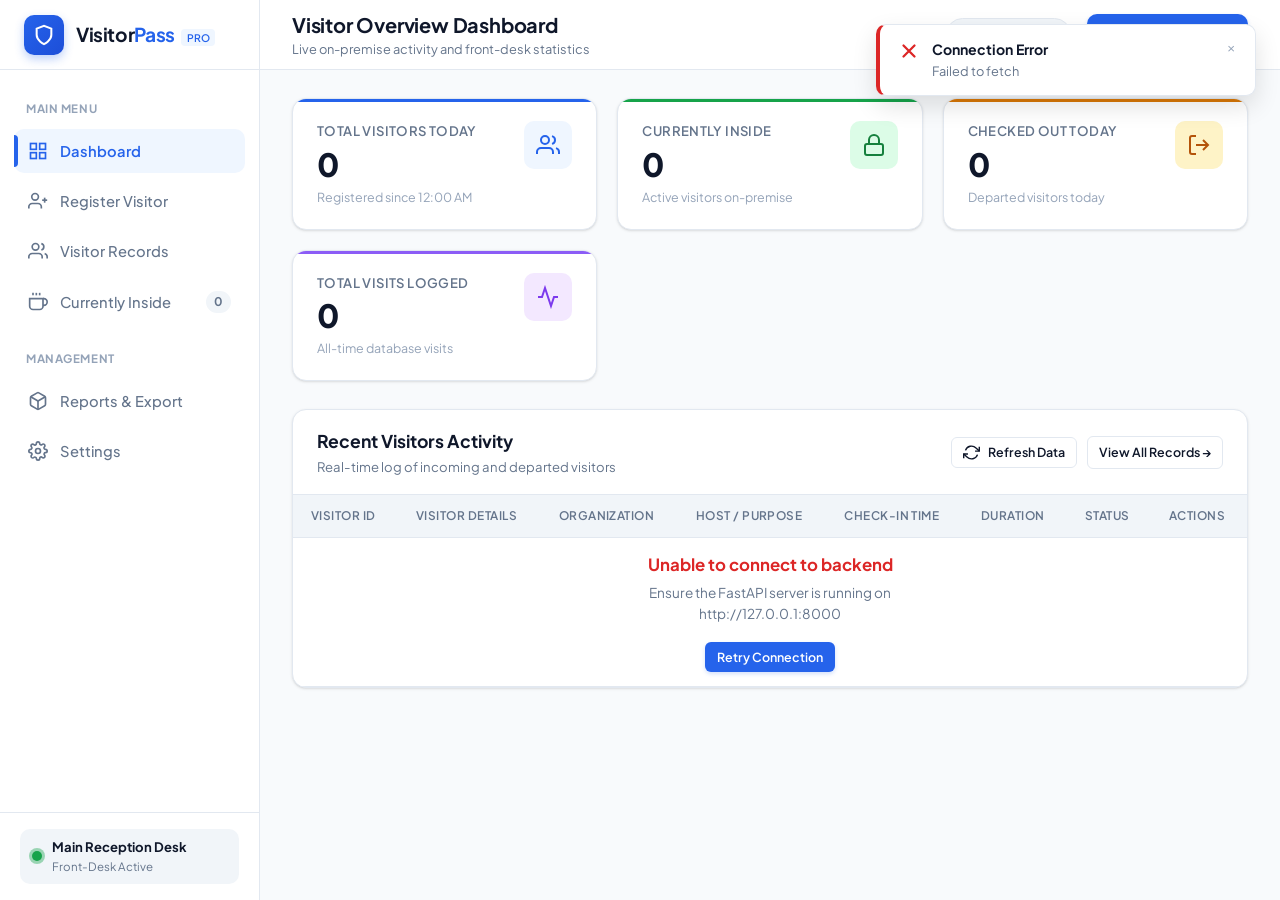
<file: frontend/index.html>
<!DOCTYPE html>
<html lang="en">
<head>
  <meta charset="UTF-8">
  <meta name="viewport" content="width=device-width, initial-scale=1.0">
  <title>VisitorPass — Reception Security & Visitor Management</title>
  <meta http-equiv="refresh" content="0; url=dashboard.html">
  <link rel="preconnect" href="https://fonts.googleapis.com">
  <link rel="preconnect" href="https://fonts.gstatic.com" crossorigin>
  <link href="https://fonts.googleapis.com/css2?family=Plus+Jakarta+Sans:wght@400;500;600;700;800&display=swap" rel="stylesheet">
  <link rel="stylesheet" href="css/style.css">
  <style>
    .welcome-container {
      min-height: 100vh;
      display: flex;
      align-items: center;
      justify-content: center;
      background: linear-gradient(135deg, #f8fafc 0%, #e2e8f0 100%);
      padding: 24px;
    }
    .welcome-card {
      background: var(--bg-surface);
      border-radius: var(--radius-xl);
      border: 1px solid var(--border-light);
      box-shadow: var(--shadow-xl);
      max-width: 480px;
      width: 100%;
      padding: 40px 32px;
      text-align: center;
    }
    .welcome-logo {
      width: 64px;
      height: 64px;
      background: linear-gradient(135deg, var(--primary) 0%, #1d4ed8 100%);
      border-radius: 16px;
      color: white;
      display: flex;
      align-items: center;
      justify-content: center;
      margin: 0 auto 20px;
      box-shadow: 0 8px 20px rgba(37, 99, 235, 0.3);
    }
    .welcome-title {
      font-size: 1.6rem;
      font-weight: 800;
      color: var(--text-main);
      letter-spacing: -0.02em;
    }
    .welcome-subtitle {
      font-size: 0.92rem;
      color: var(--text-muted);
      margin-top: 8px;
      line-height: 1.5;
    }
    .welcome-actions {
      display: flex;
      flex-direction: column;
      gap: 12px;
      margin-top: 28px;
    }
  </style>
</head>
<body>
  <div class="welcome-container">
    <div class="welcome-card">
      <div class="welcome-logo">
        <svg width="34" height="34" viewBox="0 0 24 24" fill="none" stroke="currentColor" stroke-width="2.2">
          <path d="M12 22s8-4 8-10V5l-8-3-8 3v7c0 6 8 10 8 10z"/>
        </svg>
      </div>
      <h1 class="welcome-title">Visitor<span style="color: var(--primary);">Pass</span></h1>
      <p class="welcome-subtitle">
        Enterprise Visitor Management System.<br>
        Digitizing check-in, tracking premise occupancy, and issuing verified passes.
      </p>

      <div class="welcome-actions">
        <a href="dashboard.html" class="btn btn-primary btn-lg">
          <svg viewBox="0 0 24 24" fill="none" stroke="currentColor" stroke-width="2"><rect x="3" y="3" width="7" height="7"></rect><rect x="14" y="3" width="7" height="7"></rect><rect x="14" y="14" width="7" height="7"></rect><rect x="3" y="14" width="7" height="7"></rect></svg>
          Enter Front-Desk Dashboard
        </a>
        <a href="register.html" class="btn btn-secondary btn-lg">
          <svg viewBox="0 0 24 24" fill="none" stroke="currentColor" stroke-width="2"><path d="M16 21v-2a4 4 0 0 0-4-4H5a4 4 0 0 0-4 4v2"></path><circle cx="8.5" cy="7" r="4"></circle><line x1="20" y1="8" x2="20" y2="14"></line><line x1="23" y1="11" x2="17" y2="11"></line></svg>
          Quick Register Visitor
        </a>
      </div>

      <div style="margin-top: 24px; font-size: 0.78rem; color: var(--text-light);">
        FastAPI REST Backend &bull; SQLite Database &bull; Secured Check-in
      </div>
    </div>
  </div>

  <script>
    // Seamless automatic redirect to Dashboard
    window.location.href = "dashboard.html";
  </script>
</body>
</html>
</file>
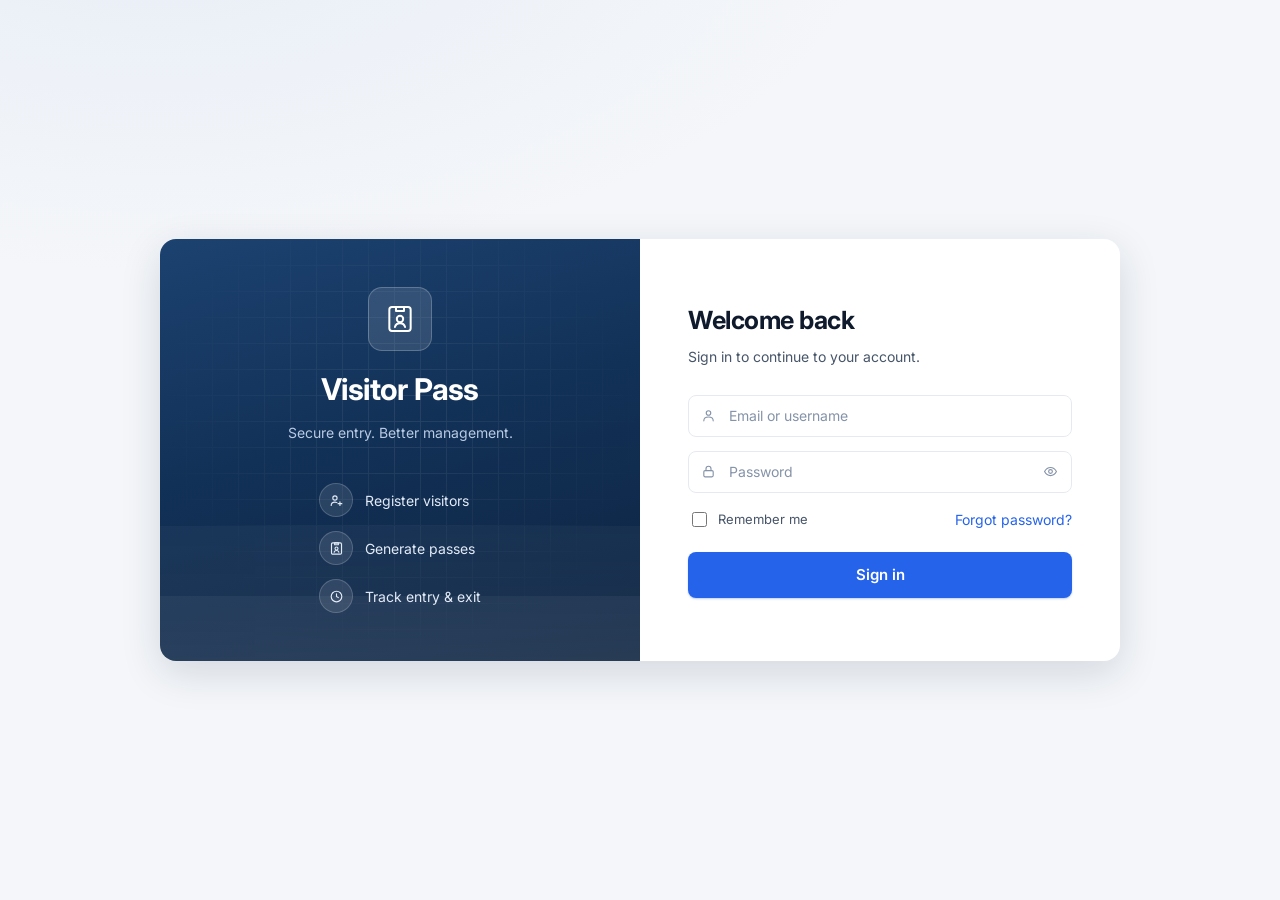
<file: visitorpass/index.html>
<!DOCTYPE html>
<html lang="en">
<head>
<meta charset="UTF-8">
<meta name="viewport" content="width=device-width, initial-scale=1, viewport-fit=cover">
<title>Sign in — Visitor Pass</title>
<link rel="preconnect" href="https://fonts.googleapis.com">
<link rel="preconnect" href="https://fonts.gstatic.com" crossorigin>
<link href="https://fonts.googleapis.com/css2?family=Inter:wght@400;500;600;700&display=swap" rel="stylesheet">
<link rel="stylesheet" href="css/style.css">
</head>
<body>

<div class="auth">
  <div class="auth-card">

    <!-- brand panel -->
    <div class="auth-brand">
      <div class="brand-badge"><svg class="icon"><use href="#i-badge"/></svg></div>
      <h1>Visitor Pass</h1>
      <p>Secure entry. Better management.</p>
      <div class="brand-list">
        <div><span class="ring"><svg class="icon icon-sm"><use href="#i-userplus"/></svg></span>Register visitors</div>
        <div><span class="ring"><svg class="icon icon-sm"><use href="#i-badge"/></svg></span>Generate passes</div>
        <div><span class="ring"><svg class="icon icon-sm"><use href="#i-clock"/></svg></span>Track entry &amp; exit</div>
      </div>
    </div>

    <!-- sign-in form -->
    <form class="auth-form" id="loginForm" novalidate>
      <h2>Welcome back</h2>
      <p class="sub">Sign in to continue to your account.</p>

      <div class="field">
        <div class="control has-icon">
          <svg class="icon icon-sm"><use href="#i-user"/></svg>
          <input type="text" id="loginUser" placeholder="Email or username" autocomplete="username">
        </div>
      </div>

      <div class="field" style="margin-top:14px">
        <div class="control has-icon">
          <svg class="icon icon-sm"><use href="#i-lock"/></svg>
          <input type="password" id="loginPass" placeholder="Password" autocomplete="current-password">
          <button type="button" class="pw-toggle" id="pwToggle" aria-label="Show password">
            <svg class="icon icon-sm"><use href="#i-eye"/></svg>
          </button>
        </div>
      </div>

      <div class="auth-row">
        <label class="checkline"><input type="checkbox" id="remember"> Remember me</label>
        <a href="#" id="forgotLink">Forgot password?</a>
      </div>

      <button type="submit" class="btn btn-primary btn-block btn-lg">Sign in</button>

    </form>

  </div>
</div>

<script src="js/icons.js"></script>
<script src="js/store.js"></script>
<script src="js/toast.js"></script>
<script src="js/login.js"></script>
</body>
</html>
</file>
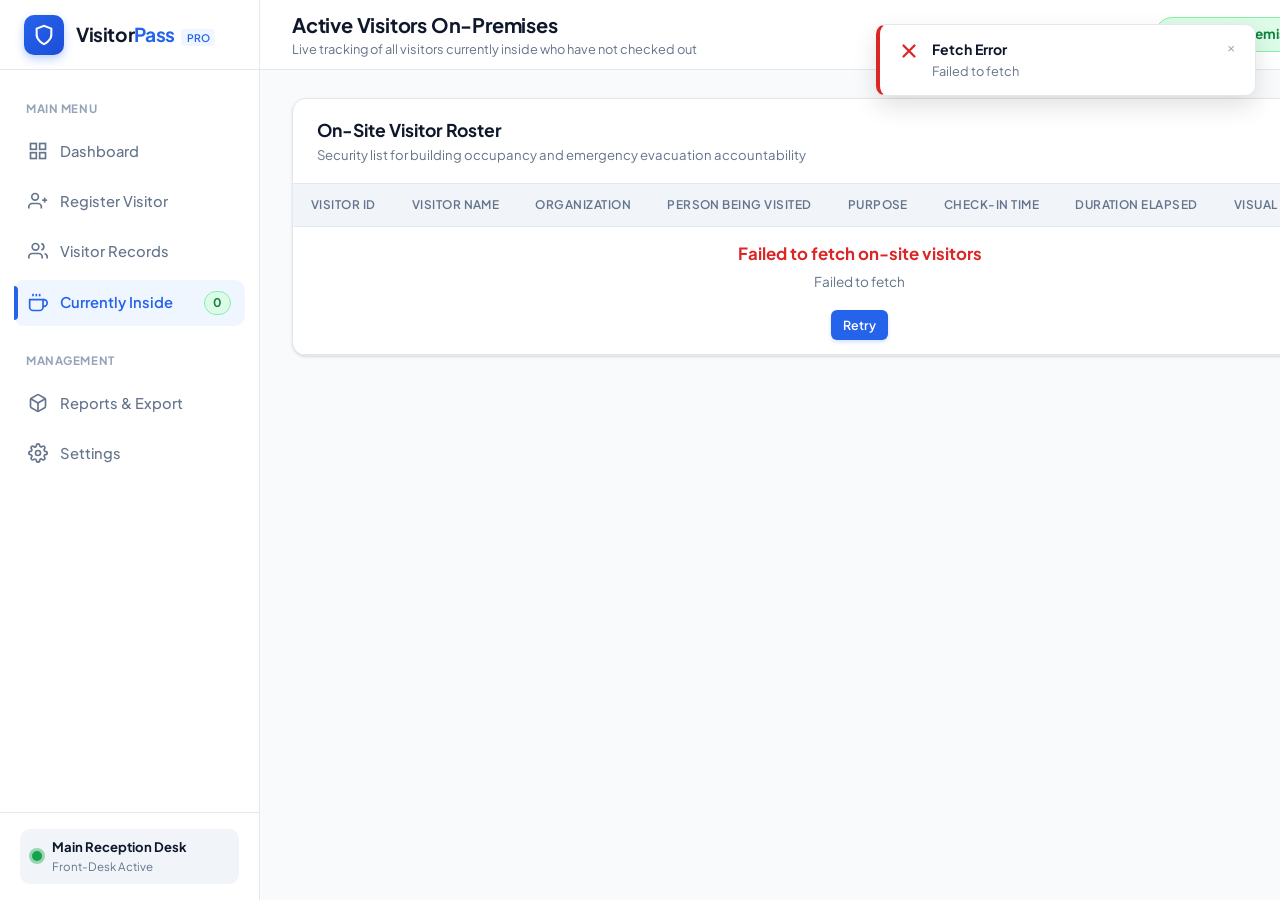
<file: frontend/currently-inside.html>
<!DOCTYPE html>
<html lang="en">
<head>
  <meta charset="UTF-8">
  <meta name="viewport" content="width=device-width, initial-scale=1.0">
  <title>Currently Inside — VisitorPass</title>
  <meta name="description" content="Live monitoring of active visitors currently present inside the facility.">
  <link rel="preconnect" href="https://fonts.googleapis.com">
  <link rel="preconnect" href="https://fonts.gstatic.com" crossorigin>
  <link href="https://fonts.googleapis.com/css2?family=Plus+Jakarta+Sans:wght@400;500;600;700;800&display=swap" rel="stylesheet">
  <link rel="stylesheet" href="css/style.css">
  <style>
    .inside-badge-alert {
      display: inline-flex;
      align-items: center;
      gap: 8px;
      padding: 6px 14px;
      border-radius: var(--radius-full);
      background: var(--success-bg);
      color: var(--success-text);
      border: 1px solid var(--success-border);
      font-weight: 700;
      font-size: 0.85rem;
    }
    .inside-card-grid {
      display: grid;
      grid-template-columns: repeat(auto-fill, minmax(320px, 1fr));
      gap: 20px;
      margin-top: 20px;
    }
    .inside-visitor-card {
      background: var(--bg-surface);
      border: 1px solid var(--border-light);
      border-radius: var(--radius-lg);
      padding: 20px;
      box-shadow: var(--shadow-sm);
      display: flex;
      flex-direction: column;
      justify-content: space-between;
      position: relative;
      overflow: hidden;
      transition: transform 0.2s, box-shadow 0.2s;
    }
    .inside-visitor-card:hover {
      transform: translateY(-2px);
      box-shadow: var(--shadow-md);
    }
    .inside-visitor-card::before {
      content: '';
      position: absolute;
      top: 0;
      left: 0;
      bottom: 0;
      width: 4px;
      background: var(--success);
    }
  </style>
</head>
<body>
  <div class="app-container">
    <!-- Sidebar -->
    <aside class="sidebar">
      <div class="brand">
        <div class="brand-icon">
          <svg width="22" height="22" viewBox="0 0 24 24" fill="none" stroke="currentColor" stroke-width="2.2">
            <path d="M12 22s8-4 8-10V5l-8-3-8 3v7c0 6 8 10 8 10z"/>
          </svg>
        </div>
        <div class="brand-title">Visitor<span>Pass</span> <span class="brand-tag">PRO</span></div>
      </div>

      <nav class="nav-menu">
        <div class="nav-heading">Main Menu</div>
        <a href="dashboard.html" class="nav-item">
          <svg viewBox="0 0 24 24" fill="none" stroke="currentColor"><rect x="3" y="3" width="7" height="7"></rect><rect x="14" y="3" width="7" height="7"></rect><rect x="14" y="14" width="7" height="7"></rect><rect x="3" y="14" width="7" height="7"></rect></svg>
          Dashboard
        </a>
        <a href="register.html" class="nav-item">
          <svg viewBox="0 0 24 24" fill="none" stroke="currentColor"><path d="M16 21v-2a4 4 0 0 0-4-4H5a4 4 0 0 0-4 4v2"></path><circle cx="8.5" cy="7" r="4"></circle><line x1="20" y1="8" x2="20" y2="14"></line><line x1="23" y1="11" x2="17" y2="11"></line></svg>
          Register Visitor
        </a>
        <a href="visitors.html" class="nav-item">
          <svg viewBox="0 0 24 24" fill="none" stroke="currentColor"><path d="M17 21v-2a4 4 0 0 0-4-4H5a4 4 0 0 0-4 4v2"></path><circle cx="9" cy="7" r="4"></circle><path d="M23 21v-2a4 4 0 0 0-3-3.87"></path><path d="M16 3.13a4 4 0 0 1 0 7.75"></path></svg>
          Visitor Records
        </a>
        <a href="currently-inside.html" class="nav-item active">
          <svg viewBox="0 0 24 24" fill="none" stroke="currentColor"><path d="M18 8h1a4 4 0 0 1 0 8h-1"></path><path d="M2 8h16v9a4 4 0 0 1-4 4H6a4 4 0 0 1-4-4V8z"></path><line x1="6" y1="1" x2="6" y2="4"></line><line x1="10" y1="1" x2="10" y2="4"></line><line x1="14" y1="1" x2="14" y2="4"></line></svg>
          Currently Inside
          <span class="nav-badge active-badge" id="nav-inside-count">0</span>
        </a>

        <div class="nav-heading" style="margin-top: 10px;">Management</div>
        <a href="reports.html" class="nav-item">
          <svg viewBox="0 0 24 24" fill="none" stroke="currentColor"><path d="M21 16V8a2 2 0 0 0-1-1.73l-7-4a2 2 0 0 0-2 0l-7 4A2 2 0 0 0 3 8v8a2 2 0 0 0 1 1.73l7 4a2 2 0 0 0 2 0l7-4A2 2 0 0 0 21 16z"></path><polyline points="3.27 6.96 12 12.01 20.73 6.96"></polyline><line x1="12" y1="22.08" x2="12" y2="12"></line></svg>
          Reports & Export
        </a>
        <a href="settings.html" class="nav-item">
          <svg viewBox="0 0 24 24" fill="none" stroke="currentColor"><circle cx="12" cy="12" r="3"></circle><path d="M19.4 15a1.65 1.65 0 0 0 .33 1.82l.06.06a2 2 0 0 1 0 2.83 2 2 0 0 1-2.83 0l-.06-.06a1.65 1.65 0 0 0-1.82-.33 1.65 1.65 0 0 0-1 1.51V21a2 2 0 0 1-2 2 2 2 0 0 1-2-2v-.09A1.65 1.65 0 0 0 9 19.4a1.65 1.65 0 0 0-1.82.33l-.06.06a2 2 0 0 1-2.83 0 2 2 0 0 1 0-2.83l.06-.06a1.65 1.65 0 0 0 .33-1.82 1.65 1.65 0 0 0-1.51-1H3a2 2 0 0 1-2-2 2 2 0 0 1 2-2h.09A1.65 1.65 0 0 0 4.6 9a1.65 1.65 0 0 0-.33-1.82l-.06-.06a2 2 0 0 1 0-2.83 2 2 0 0 1 2.83 0l.06.06a1.65 1.65 0 0 0 1.82.33H9a1.65 1.65 0 0 0 1-1.51V3a2 2 0 0 1 2-2 2 2 0 0 1 2 2v.09a1.65 1.65 0 0 0 1 1.51 1.65 1.65 0 0 0 1.82-.33l.06-.06a2 2 0 0 1 2.83 0 2 2 0 0 1 0 2.83l-.06.06a1.65 1.65 0 0 0-.33 1.82V9a1.65 1.65 0 0 0 1.51 1H21a2 2 0 0 1 2 2 2 2 0 0 1-2 2h-.09a1.65 1.65 0 0 0-1.51 1z"></path></svg>
          Settings
        </a>
      </nav>

      <div class="sidebar-footer">
        <div class="desk-status">
          <div class="status-indicator"></div>
          <div>
            <strong>Main Reception Desk</strong><br>
            <span style="font-size: 0.72rem; color: var(--text-muted);">Front-Desk Active</span>
          </div>
        </div>
      </div>
    </aside>

    <!-- Main Content -->
    <main class="main-content">
      <header class="top-header">
        <div class="header-left">
          <button class="menu-toggle" id="menu-toggle-btn" aria-label="Toggle navigation">
            <svg width="24" height="24" viewBox="0 0 24 24" fill="none" stroke="currentColor" stroke-width="2">
              <line x1="3" y1="12" x2="21" y2="12"></line>
              <line x1="3" y1="6" x2="21" y2="6"></line>
              <line x1="3" y1="18" x2="21" y2="18"></line>
            </svg>
          </button>
          <div class="header-title-wrap">
            <h1>Active Visitors On-Premises</h1>
            <p>Live tracking of all visitors currently inside who have not checked out</p>
          </div>
        </div>

        <div class="header-right">
          <div class="inside-badge-alert">
            <span class="status-indicator"></span>
            <span id="inside-header-count">0 Inside Premises</span>
          </div>
          <button class="btn btn-secondary btn-sm" id="btn-refresh-inside">
            <svg width="15" height="15" viewBox="0 0 24 24" fill="none" stroke="currentColor" stroke-width="2"><polyline points="23 4 23 10 17 10"></polyline><polyline points="1 20 1 14 7 14"></polyline><path d="M3.51 9a9 9 0 0 1 14.85-3.36L23 10M1 14l4.64 4.36A9 9 0 0 0 20.49 15"></path></svg>
            Refresh
          </button>
        </div>
      </header>

      <div class="page-body">
        <div class="content-card">
          <div class="card-header">
            <div class="card-title-group">
              <h2>On-Site Visitor Roster</h2>
              <p>Security list for building occupancy and emergency evacuation accountability</p>
            </div>
          </div>

          <div class="table-responsive">
            <table class="data-table">
              <thead>
                <tr>
                  <th>Visitor ID</th>
                  <th>Visitor Name</th>
                  <th>Organization</th>
                  <th>Person Being Visited</th>
                  <th>Purpose</th>
                  <th>Check-In Time</th>
                  <th>Duration Elapsed</th>
                  <th>Visual Status</th>
                  <th>Action</th>
                </tr>
              </thead>
              <tbody id="inside-tbody">
                <tr>
                  <td colspan="9" class="empty-state">
                    <div class="spinner spinner-dark"></div>
                    <div style="margin-top: 10px; color: var(--text-muted);">Checking premises occupancy...</div>
                  </td>
                </tr>
              </tbody>
            </table>
          </div>
        </div>
      </div>
    </main>
  </div>

  <script src="js/app.js"></script>
  <script>
    document.addEventListener("DOMContentLoaded", () => {
      loadInsideVisitors();

      document.getElementById("btn-refresh-inside").addEventListener("click", () => {
        loadInsideVisitors(true);
      });

      // Poll every 20 seconds
      setInterval(() => {
        loadInsideVisitors(false);
      }, 20000);
    });

    async function loadInsideVisitors(showToast = false) {
      const tbody = document.getElementById("inside-tbody");
      const headerCount = document.getElementById("inside-header-count");

      try {
        const visitors = await App.fetchAPI("/visitors/current");
        headerCount.textContent = `${visitors.length} Inside Premises`;

        if (!visitors || visitors.length === 0) {
          tbody.innerHTML = `
            <tr>
              <td colspan="9" class="empty-state">
                <div class="empty-icon" style="color: var(--success);">
                  <svg width="32" height="32" viewBox="0 0 24 24" fill="none" stroke="currentColor" stroke-width="2"><path d="M22 11.08V12a10 10 0 1 1-5.93-9.14"></path><polyline points="22 4 12 14.01 9 11.01"></polyline></svg>
                </div>
                <div class="empty-title">All clear — No visitors currently inside</div>
                <div class="empty-text">All registered visitors have checked out. When visitors check in, they will be tracked here in real-time.</div>
                <a href="register.html" class="btn btn-primary btn-sm">Register New Visitor</a>
              </td>
            </tr>
          `;
          return;
        }

        tbody.innerHTML = visitors.map(v => `
          <tr id="inside-row-${v.visitor_id}">
            <td>
              <a href="visitor-details.html?id=${encodeURIComponent(v.visitor_id)}" class="visitor-id-tag">
                ${v.visitor_id}
              </a>
            </td>
            <td>
              <div class="visitor-user-cell">
                <div class="visitor-avatar">${App.getInitials(v.full_name)}</div>
                <div>
                  <div class="visitor-meta-name">
                    <a href="visitor-details.html?id=${encodeURIComponent(v.visitor_id)}" style="color: inherit; text-decoration: none;">
                      ${v.full_name}
                    </a>
                  </div>
                  <div class="visitor-meta-sub">${v.phone}</div>
                </div>
              </div>
            </td>
            <td><strong>${v.organization}</strong></td>
            <td>
              <div style="font-weight: 600;">${v.person_to_visit}</div>
            </td>
            <td>${v.purpose}</td>
            <td>
              <div>${App.formatTime(v.check_in)}</div>
              <div class="visitor-meta-sub">${App.formatDate(v.check_in)}</div>
            </td>
            <td>
              <span style="font-weight: 700; color: var(--primary); font-size: 0.95rem;">
                ${v.duration}
              </span>
            </td>
            <td>
              <span class="badge badge-in">
                <span class="badge-dot"></span>ACTIVE INSIDE
              </span>
            </td>
            <td>
              <div class="action-buttons">
                <button class="btn btn-primary btn-sm" onclick="handleInsideCheckout('${v.visitor_id}', '${v.full_name.replace(/'/g, "\\'")}')">
                  <svg width="14" height="14" viewBox="0 0 24 24" fill="none" stroke="currentColor" stroke-width="2"><path d="M9 21H5a2 2 0 0 1-2-2V5a2 2 0 0 1 2-2h4"></path><polyline points="16 17 21 12 16 7"></polyline><line x1="21" y1="12" x2="9" y2="12"></line></svg>
                  Check Out
                </button>
                <a href="visitor-details.html?id=${encodeURIComponent(v.visitor_id)}" class="action-btn btn-view" title="View Dossier">
                  <svg width="14" height="14" viewBox="0 0 24 24" fill="none" stroke="currentColor" stroke-width="2"><path d="M1 12s4-8 11-8 11 8 11 8-4 8-11 8-11-8-11-8z"></path><circle cx="12" cy="12" r="3"></circle></svg>
                </a>
              </div>
            </td>
          </tr>
        `).join("");

        if (showToast) {
          App.toastInfo("Occupancy Refreshed", `${visitors.length} visitors currently recorded on premises.`);
        }
      } catch (err) {
        tbody.innerHTML = `
          <tr>
            <td colspan="9" class="empty-state">
              <div class="empty-title" style="color: var(--danger);">Failed to fetch on-site visitors</div>
              <div class="empty-text">${err.message}</div>
              <button class="btn btn-primary btn-sm" onclick="loadInsideVisitors(true)">Retry</button>
            </td>
          </tr>
        `;
        App.toastError("Fetch Error", err.message);
      }
    }

    function handleInsideCheckout(visitorId, visitorName) {
      App.checkOutVisitor(visitorId, visitorName, () => {
        loadInsideVisitors(false);
      });
    }
  </script>
</body>
</html>
</file>
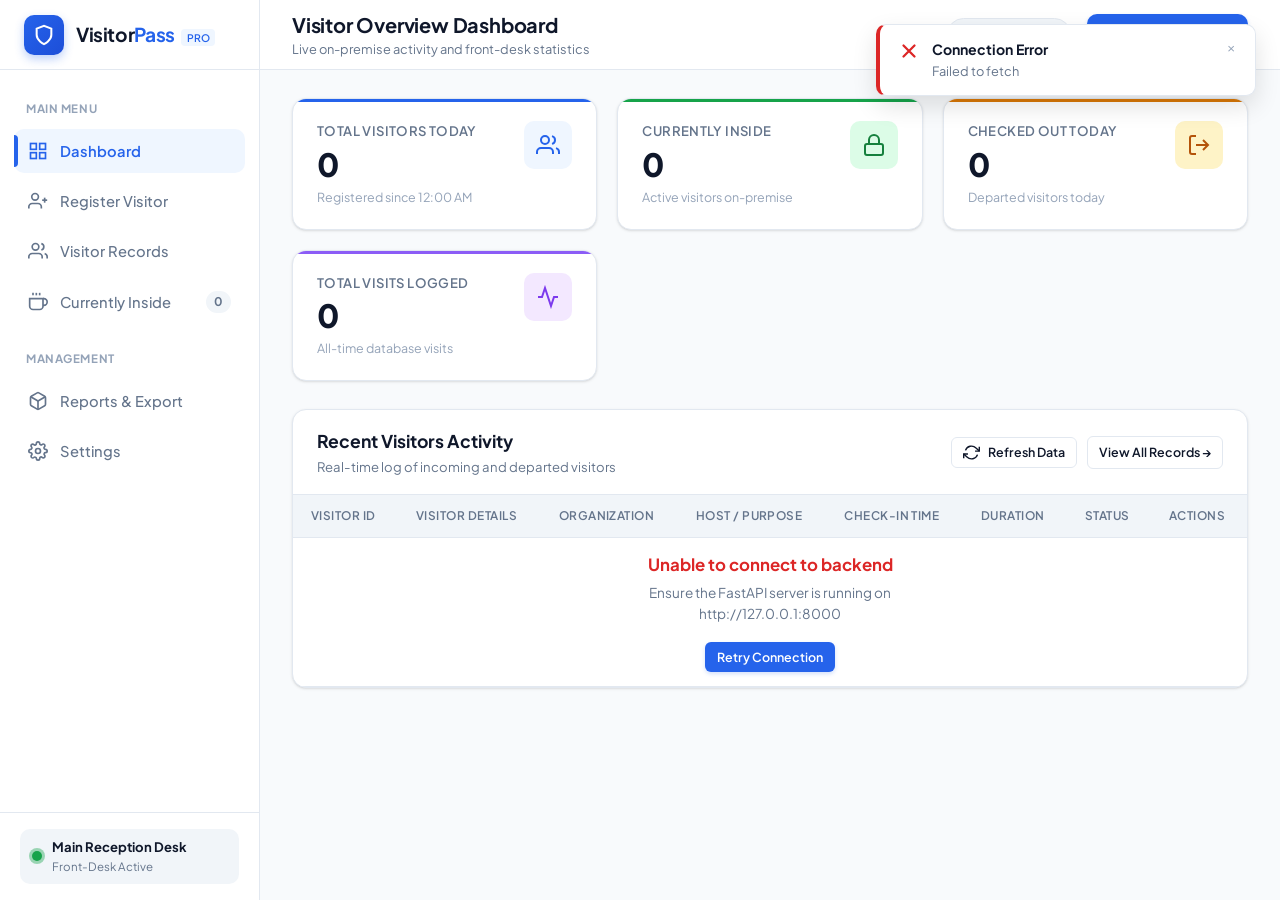
<file: frontend/dashboard.html>
<!DOCTYPE html>
<html lang="en">
<head>
  <meta charset="UTF-8">
  <meta name="viewport" content="width=device-width, initial-scale=1.0">
  <title>Dashboard — VisitorPass Management System</title>
  <meta name="description" content="Front-desk visitor management dashboard. Live analytics, inside visitors, and quick check-in.">
  <link rel="preconnect" href="https://fonts.googleapis.com">
  <link rel="preconnect" href="https://fonts.gstatic.com" crossorigin>
  <link href="https://fonts.googleapis.com/css2?family=Plus+Jakarta+Sans:wght@400;500;600;700;800&display=swap" rel="stylesheet">
  <link rel="stylesheet" href="css/style.css">
</head>
<body>
  <div class="app-container">
    <!-- Sidebar Navigation -->
    <aside class="sidebar">
      <div class="brand">
        <div class="brand-icon">
          <svg width="22" height="22" viewBox="0 0 24 24" fill="none" stroke="currentColor" stroke-width="2.2">
            <path d="M12 22s8-4 8-10V5l-8-3-8 3v7c0 6 8 10 8 10z"/>
          </svg>
        </div>
        <div class="brand-title">Visitor<span>Pass</span> <span class="brand-tag">PRO</span></div>
      </div>

      <nav class="nav-menu">
        <div class="nav-heading">Main Menu</div>
        <a href="dashboard.html" class="nav-item active">
          <svg viewBox="0 0 24 24" fill="none" stroke="currentColor"><rect x="3" y="3" width="7" height="7"></rect><rect x="14" y="3" width="7" height="7"></rect><rect x="14" y="14" width="7" height="7"></rect><rect x="3" y="14" width="7" height="7"></rect></svg>
          Dashboard
        </a>
        <a href="register.html" class="nav-item">
          <svg viewBox="0 0 24 24" fill="none" stroke="currentColor"><path d="M16 21v-2a4 4 0 0 0-4-4H5a4 4 0 0 0-4 4v2"></path><circle cx="8.5" cy="7" r="4"></circle><line x1="20" y1="8" x2="20" y2="14"></line><line x1="23" y1="11" x2="17" y2="11"></line></svg>
          Register Visitor
        </a>
        <a href="visitors.html" class="nav-item">
          <svg viewBox="0 0 24 24" fill="none" stroke="currentColor"><path d="M17 21v-2a4 4 0 0 0-4-4H5a4 4 0 0 0-4 4v2"></path><circle cx="9" cy="7" r="4"></circle><path d="M23 21v-2a4 4 0 0 0-3-3.87"></path><path d="M16 3.13a4 4 0 0 1 0 7.75"></path></svg>
          Visitor Records
        </a>
        <a href="currently-inside.html" class="nav-item">
          <svg viewBox="0 0 24 24" fill="none" stroke="currentColor"><path d="M18 8h1a4 4 0 0 1 0 8h-1"></path><path d="M2 8h16v9a4 4 0 0 1-4 4H6a4 4 0 0 1-4-4V8z"></path><line x1="6" y1="1" x2="6" y2="4"></line><line x1="10" y1="1" x2="10" y2="4"></line><line x1="14" y1="1" x2="14" y2="4"></line></svg>
          Currently Inside
          <span class="nav-badge" id="nav-inside-count">0</span>
        </a>

        <div class="nav-heading" style="margin-top: 10px;">Management</div>
        <a href="reports.html" class="nav-item">
          <svg viewBox="0 0 24 24" fill="none" stroke="currentColor"><path d="M21 16V8a2 2 0 0 0-1-1.73l-7-4a2 2 0 0 0-2 0l-7 4A2 2 0 0 0 3 8v8a2 2 0 0 0 1 1.73l7 4a2 2 0 0 0 2 0l7-4A2 2 0 0 0 21 16z"></path><polyline points="3.27 6.96 12 12.01 20.73 6.96"></polyline><line x1="12" y1="22.08" x2="12" y2="12"></line></svg>
          Reports & Export
        </a>
        <a href="settings.html" class="nav-item">
          <svg viewBox="0 0 24 24" fill="none" stroke="currentColor"><circle cx="12" cy="12" r="3"></circle><path d="M19.4 15a1.65 1.65 0 0 0 .33 1.82l.06.06a2 2 0 0 1 0 2.83 2 2 0 0 1-2.83 0l-.06-.06a1.65 1.65 0 0 0-1.82-.33 1.65 1.65 0 0 0-1 1.51V21a2 2 0 0 1-2 2 2 2 0 0 1-2-2v-.09A1.65 1.65 0 0 0 9 19.4a1.65 1.65 0 0 0-1.82.33l-.06.06a2 2 0 0 1-2.83 0 2 2 0 0 1 0-2.83l.06-.06a1.65 1.65 0 0 0 .33-1.82 1.65 1.65 0 0 0-1.51-1H3a2 2 0 0 1-2-2 2 2 0 0 1 2-2h.09A1.65 1.65 0 0 0 4.6 9a1.65 1.65 0 0 0-.33-1.82l-.06-.06a2 2 0 0 1 0-2.83 2 2 0 0 1 2.83 0l.06.06a1.65 1.65 0 0 0 1.82.33H9a1.65 1.65 0 0 0 1-1.51V3a2 2 0 0 1 2-2 2 2 0 0 1 2 2v.09a1.65 1.65 0 0 0 1 1.51 1.65 1.65 0 0 0 1.82-.33l.06-.06a2 2 0 0 1 2.83 0 2 2 0 0 1 0 2.83l-.06.06a1.65 1.65 0 0 0-.33 1.82V9a1.65 1.65 0 0 0 1.51 1H21a2 2 0 0 1 2 2 2 2 0 0 1-2 2h-.09a1.65 1.65 0 0 0-1.51 1z"></path></svg>
          Settings
        </a>
      </nav>

      <div class="sidebar-footer">
        <div class="desk-status">
          <div class="status-indicator"></div>
          <div>
            <strong>Main Reception Desk</strong><br>
            <span style="font-size: 0.72rem; color: var(--text-muted);">Front-Desk Active</span>
          </div>
        </div>
      </div>
    </aside>

    <!-- Main Content Area -->
    <main class="main-content">
      <!-- Top Sticky Header -->
      <header class="top-header">
        <div class="header-left">
          <button class="menu-toggle" id="menu-toggle-btn" aria-label="Toggle navigation">
            <svg width="24" height="24" viewBox="0 0 24 24" fill="none" stroke="currentColor" stroke-width="2">
              <line x1="3" y1="12" x2="21" y2="12"></line>
              <line x1="3" y1="6" x2="21" y2="6"></line>
              <line x1="3" y1="18" x2="21" y2="18"></line>
            </svg>
          </button>
          <div class="header-title-wrap">
            <h1>Visitor Overview Dashboard</h1>
            <p>Live on-premise activity and front-desk statistics</p>
          </div>
        </div>

        <div class="header-right">
          <div class="live-clock-badge">
            <svg width="15" height="15" viewBox="0 0 24 24" fill="none" stroke="currentColor" stroke-width="2">
              <circle cx="12" cy="12" r="10"></circle>
              <polyline points="12 6 12 12 16 14"></polyline>
            </svg>
            <span id="live-clock">--:--:--</span>
          </div>

          <a href="register.html" class="btn btn-primary" id="btn-quick-register">
            <svg viewBox="0 0 24 24" fill="none" stroke="currentColor" stroke-width="2.2"><path d="M12 5v14M5 12h14"/></svg>
            Register Visitor
          </a>
        </div>
      </header>

      <!-- Page Body -->
      <div class="page-body">
        <!-- 4 Core Statistics Cards -->
        <div class="stats-grid">
          <div class="stat-card card-blue">
            <div class="stat-info">
              <span class="stat-label">Total Visitors Today</span>
              <span class="stat-value" id="stat-today-count">0</span>
              <span class="stat-subtext">Registered since 12:00 AM</span>
            </div>
            <div class="stat-icon">
              <svg width="24" height="24" viewBox="0 0 24 24" fill="none" stroke="currentColor" stroke-width="2"><path d="M17 21v-2a4 4 0 0 0-4-4H5a4 4 0 0 0-4 4v2"></path><circle cx="9" cy="7" r="4"></circle><path d="M23 21v-2a4 4 0 0 0-3-3.87"></path><path d="M16 3.13a4 4 0 0 1 0 7.75"></path></svg>
            </div>
          </div>

          <div class="stat-card card-green">
            <div class="stat-info">
              <span class="stat-label">Currently Inside</span>
              <span class="stat-value" id="stat-inside-count">0</span>
              <span class="stat-subtext">Active visitors on-premise</span>
            </div>
            <div class="stat-icon">
              <svg width="24" height="24" viewBox="0 0 24 24" fill="none" stroke="currentColor" stroke-width="2"><rect x="3" y="11" width="18" height="11" rx="2" ry="2"></rect><path d="M7 11V7a5 5 0 0 1 10 0v4"></path></svg>
            </div>
          </div>

          <div class="stat-card card-amber">
            <div class="stat-info">
              <span class="stat-label">Checked Out Today</span>
              <span class="stat-value" id="stat-checkout-count">0</span>
              <span class="stat-subtext">Departed visitors today</span>
            </div>
            <div class="stat-icon">
              <svg width="24" height="24" viewBox="0 0 24 24" fill="none" stroke="currentColor" stroke-width="2"><path d="M9 21H5a2 2 0 0 1-2-2V5a2 2 0 0 1 2-2h4"></path><polyline points="16 17 21 12 16 7"></polyline><line x1="21" y1="12" x2="9" y2="12"></line></svg>
            </div>
          </div>

          <div class="stat-card card-purple">
            <div class="stat-info">
              <span class="stat-label">Total Visits Logged</span>
              <span class="stat-value" id="stat-total-count">0</span>
              <span class="stat-subtext">All-time database visits</span>
            </div>
            <div class="stat-icon">
              <svg width="24" height="24" viewBox="0 0 24 24" fill="none" stroke="currentColor" stroke-width="2"><polyline points="22 12 18 12 15 21 9 3 6 12 2 12"></polyline></svg>
            </div>
          </div>
        </div>

        <!-- Recent Visitors Section -->
        <div class="content-card">
          <div class="card-header">
            <div class="card-title-group">
              <h2>Recent Visitors Activity</h2>
              <p>Real-time log of incoming and departed visitors</p>
            </div>
            <div class="card-actions">
              <button class="btn btn-secondary btn-sm" id="btn-refresh-dashboard">
                <svg width="15" height="15" viewBox="0 0 24 24" fill="none" stroke="currentColor" stroke-width="2"><polyline points="23 4 23 10 17 10"></polyline><polyline points="1 20 1 14 7 14"></polyline><path d="M3.51 9a9 9 0 0 1 14.85-3.36L23 10M1 14l4.64 4.36A9 9 0 0 0 20.49 15"></path></svg>
                Refresh Data
              </button>
              <a href="visitors.html" class="btn btn-secondary btn-sm">
                View All Records &rarr;
              </a>
            </div>
          </div>

          <div class="table-responsive">
            <table class="data-table" id="recent-visitors-table">
              <thead>
                <tr>
                  <th>Visitor ID</th>
                  <th>Visitor Details</th>
                  <th>Organization</th>
                  <th>Host / Purpose</th>
                  <th>Check-In Time</th>
                  <th>Duration</th>
                  <th>Status</th>
                  <th>Actions</th>
                </tr>
              </thead>
              <tbody id="recent-visitors-tbody">
                <tr>
                  <td colspan="8" class="empty-state">
                    <div class="spinner spinner-dark"></div>
                    <div style="margin-top: 10px; color: var(--text-muted);">Loading recent visitor data...</div>
                  </td>
                </tr>
              </tbody>
            </table>
          </div>
        </div>
      </div>
    </main>
  </div>

  <script src="js/app.js"></script>
  <script src="js/dashboard.js"></script>
</body>
</html>
</file>
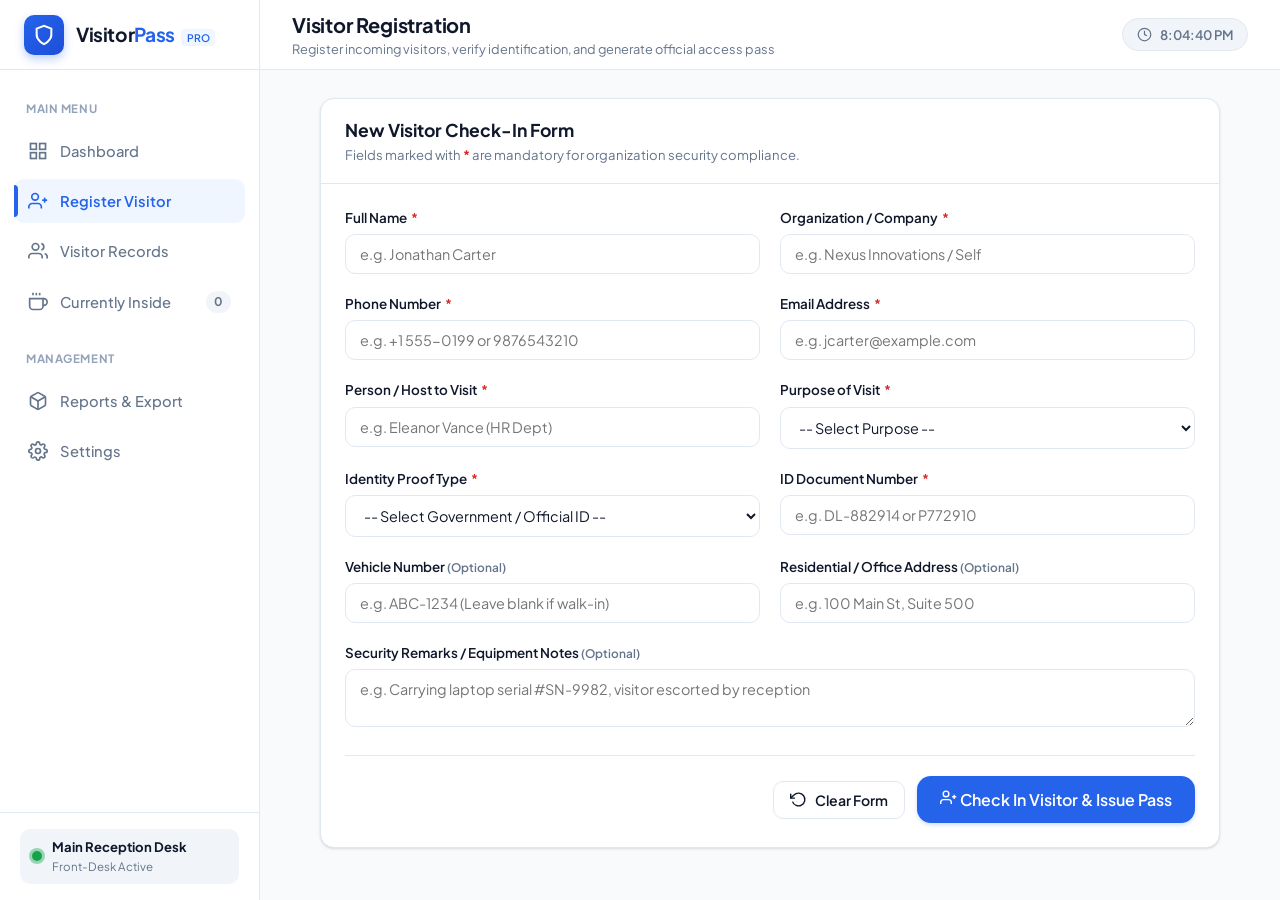
<file: frontend/register.html>
<!DOCTYPE html>
<html lang="en">
<head>
  <meta charset="UTF-8">
  <meta name="viewport" content="width=device-width, initial-scale=1.0">
  <title>Register Visitor — VisitorPass</title>
  <meta name="description" content="Front-desk registration for incoming visitors with automated check-in and pass generation.">
  <link rel="preconnect" href="https://fonts.googleapis.com">
  <link rel="preconnect" href="https://fonts.gstatic.com" crossorigin>
  <link href="https://fonts.googleapis.com/css2?family=Plus+Jakarta+Sans:wght@400;500;600;700;800&display=swap" rel="stylesheet">
  <link rel="stylesheet" href="css/style.css">
</head>
<body>
  <div class="app-container">
    <!-- Sidebar -->
    <aside class="sidebar">
      <div class="brand">
        <div class="brand-icon">
          <svg width="22" height="22" viewBox="0 0 24 24" fill="none" stroke="currentColor" stroke-width="2.2">
            <path d="M12 22s8-4 8-10V5l-8-3-8 3v7c0 6 8 10 8 10z"/>
          </svg>
        </div>
        <div class="brand-title">Visitor<span>Pass</span> <span class="brand-tag">PRO</span></div>
      </div>

      <nav class="nav-menu">
        <div class="nav-heading">Main Menu</div>
        <a href="dashboard.html" class="nav-item">
          <svg viewBox="0 0 24 24" fill="none" stroke="currentColor"><rect x="3" y="3" width="7" height="7"></rect><rect x="14" y="3" width="7" height="7"></rect><rect x="14" y="14" width="7" height="7"></rect><rect x="3" y="14" width="7" height="7"></rect></svg>
          Dashboard
        </a>
        <a href="register.html" class="nav-item active">
          <svg viewBox="0 0 24 24" fill="none" stroke="currentColor"><path d="M16 21v-2a4 4 0 0 0-4-4H5a4 4 0 0 0-4 4v2"></path><circle cx="8.5" cy="7" r="4"></circle><line x1="20" y1="8" x2="20" y2="14"></line><line x1="23" y1="11" x2="17" y2="11"></line></svg>
          Register Visitor
        </a>
        <a href="visitors.html" class="nav-item">
          <svg viewBox="0 0 24 24" fill="none" stroke="currentColor"><path d="M17 21v-2a4 4 0 0 0-4-4H5a4 4 0 0 0-4 4v2"></path><circle cx="9" cy="7" r="4"></circle><path d="M23 21v-2a4 4 0 0 0-3-3.87"></path><path d="M16 3.13a4 4 0 0 1 0 7.75"></path></svg>
          Visitor Records
        </a>
        <a href="currently-inside.html" class="nav-item">
          <svg viewBox="0 0 24 24" fill="none" stroke="currentColor"><path d="M18 8h1a4 4 0 0 1 0 8h-1"></path><path d="M2 8h16v9a4 4 0 0 1-4 4H6a4 4 0 0 1-4-4V8z"></path><line x1="6" y1="1" x2="6" y2="4"></line><line x1="10" y1="1" x2="10" y2="4"></line><line x1="14" y1="1" x2="14" y2="4"></line></svg>
          Currently Inside
          <span class="nav-badge" id="nav-inside-count">0</span>
        </a>

        <div class="nav-heading" style="margin-top: 10px;">Management</div>
        <a href="reports.html" class="nav-item">
          <svg viewBox="0 0 24 24" fill="none" stroke="currentColor"><path d="M21 16V8a2 2 0 0 0-1-1.73l-7-4a2 2 0 0 0-2 0l-7 4A2 2 0 0 0 3 8v8a2 2 0 0 0 1 1.73l7 4a2 2 0 0 0 2 0l7-4A2 2 0 0 0 21 16z"></path><polyline points="3.27 6.96 12 12.01 20.73 6.96"></polyline><line x1="12" y1="22.08" x2="12" y2="12"></line></svg>
          Reports & Export
        </a>
        <a href="settings.html" class="nav-item">
          <svg viewBox="0 0 24 24" fill="none" stroke="currentColor"><circle cx="12" cy="12" r="3"></circle><path d="M19.4 15a1.65 1.65 0 0 0 .33 1.82l.06.06a2 2 0 0 1 0 2.83 2 2 0 0 1-2.83 0l-.06-.06a1.65 1.65 0 0 0-1.82-.33 1.65 1.65 0 0 0-1 1.51V21a2 2 0 0 1-2 2 2 2 0 0 1-2-2v-.09A1.65 1.65 0 0 0 9 19.4a1.65 1.65 0 0 0-1.82.33l-.06.06a2 2 0 0 1-2.83 0 2 2 0 0 1 0-2.83l.06-.06a1.65 1.65 0 0 0 .33-1.82 1.65 1.65 0 0 0-1.51-1H3a2 2 0 0 1-2-2 2 2 0 0 1 2-2h.09A1.65 1.65 0 0 0 4.6 9a1.65 1.65 0 0 0-.33-1.82l-.06-.06a2 2 0 0 1 0-2.83 2 2 0 0 1 2.83 0l.06.06a1.65 1.65 0 0 0 1.82.33H9a1.65 1.65 0 0 0 1-1.51V3a2 2 0 0 1 2-2 2 2 0 0 1 2 2v.09a1.65 1.65 0 0 0 1 1.51 1.65 1.65 0 0 0 1.82-.33l.06-.06a2 2 0 0 1 2.83 0 2 2 0 0 1 0 2.83l-.06.06a1.65 1.65 0 0 0-.33 1.82V9a1.65 1.65 0 0 0 1.51 1H21a2 2 0 0 1 2 2 2 2 0 0 1-2 2h-.09a1.65 1.65 0 0 0-1.51 1z"></path></svg>
          Settings
        </a>
      </nav>

      <div class="sidebar-footer">
        <div class="desk-status">
          <div class="status-indicator"></div>
          <div>
            <strong>Main Reception Desk</strong><br>
            <span style="font-size: 0.72rem; color: var(--text-muted);">Front-Desk Active</span>
          </div>
        </div>
      </div>
    </aside>

    <!-- Main Content -->
    <main class="main-content">
      <header class="top-header">
        <div class="header-left">
          <button class="menu-toggle" id="menu-toggle-btn" aria-label="Toggle navigation">
            <svg width="24" height="24" viewBox="0 0 24 24" fill="none" stroke="currentColor" stroke-width="2">
              <line x1="3" y1="12" x2="21" y2="12"></line>
              <line x1="3" y1="6" x2="21" y2="6"></line>
              <line x1="3" y1="18" x2="21" y2="18"></line>
            </svg>
          </button>
          <div class="header-title-wrap">
            <h1>Visitor Registration</h1>
            <p>Register incoming visitors, verify identification, and generate official access pass</p>
          </div>
        </div>

        <div class="header-right">
          <div class="live-clock-badge">
            <svg width="15" height="15" viewBox="0 0 24 24" fill="none" stroke="currentColor" stroke-width="2">
              <circle cx="12" cy="12" r="10"></circle>
              <polyline points="12 6 12 12 16 14"></polyline>
            </svg>
            <span id="live-clock">--:--:--</span>
          </div>
        </div>
      </header>

      <div class="page-body">
        <div class="content-card" style="max-width: 900px; margin: 0 auto;">
          <div class="card-header">
            <div class="card-title-group">
              <h2>New Visitor Check-In Form</h2>
              <p>Fields marked with <span style="color: var(--danger); font-weight: bold;">*</span> are mandatory for organization security compliance.</p>
            </div>
          </div>

          <div class="card-body">
            <form id="visitor-registration-form" novalidate>
              <div class="form-grid">
                <!-- Full Name -->
                <div class="form-group">
                  <label class="form-label" for="full_name">Full Name <span class="req">*</span></label>
                  <input type="text" id="full_name" name="full_name" class="form-control" placeholder="e.g. Jonathan Carter" required autocomplete="name">
                  <div class="invalid-feedback" id="err-full_name">Please enter the visitor's full legal name.</div>
                </div>

                <!-- Organization / Company -->
                <div class="form-group">
                  <label class="form-label" for="organization">Organization / Company <span class="req">*</span></label>
                  <input type="text" id="organization" name="organization" class="form-control" placeholder="e.g. Nexus Innovations / Self" required>
                  <div class="invalid-feedback" id="err-organization">Please enter the visitor's company or organization.</div>
                </div>

                <!-- Phone Number -->
                <div class="form-group">
                  <label class="form-label" for="phone">Phone Number <span class="req">*</span></label>
                  <input type="tel" id="phone" name="phone" class="form-control" placeholder="e.g. +1 555-0199 or 9876543210" required autocomplete="tel">
                  <div class="invalid-feedback" id="err-phone">Please enter a valid phone number (at least 7 digits).</div>
                </div>

                <!-- Email -->
                <div class="form-group">
                  <label class="form-label" for="email">Email Address <span class="req">*</span></label>
                  <input type="email" id="email" name="email" class="form-control" placeholder="e.g. jcarter@example.com" required autocomplete="email">
                  <div class="invalid-feedback" id="err-email">Please enter a valid email address.</div>
                </div>

                <!-- Person to Visit -->
                <div class="form-group">
                  <label class="form-label" for="person_to_visit">Person / Host to Visit <span class="req">*</span></label>
                  <input type="text" id="person_to_visit" name="person_to_visit" class="form-control" placeholder="e.g. Eleanor Vance (HR Dept)" required>
                  <div class="invalid-feedback" id="err-person_to_visit">Please specify the employee or department being visited.</div>
                </div>

                <!-- Purpose of Visit -->
                <div class="form-group">
                  <label class="form-label" for="purpose">Purpose of Visit <span class="req">*</span></label>
                  <select id="purpose" name="purpose" class="form-control" required>
                    <option value="">-- Select Purpose --</option>
                    <option value="Official Business Meeting">Official Business Meeting</option>
                    <option value="Job Interview">Job Interview</option>
                    <option value="Client Consultation">Client Consultation</option>
                    <option value="Vendor / Delivery / Dispatch">Vendor / Delivery / Dispatch</option>
                    <option value="Maintenance / IT Support">Maintenance / IT Support</option>
                    <option value="Guest / Personal Visit">Guest / Personal Visit</option>
                    <option value="Audit / Inspection">Audit / Inspection</option>
                    <option value="Other">Other</option>
                  </select>
                  <div class="invalid-feedback" id="err-purpose">Please select the purpose of this visit.</div>
                </div>

                <!-- ID Type -->
                <div class="form-group">
                  <label class="form-label" for="id_type">Identity Proof Type <span class="req">*</span></label>
                  <select id="id_type" name="id_type" class="form-control" required>
                    <option value="">-- Select Government / Official ID --</option>
                    <option value="Driver's License">Driver's License</option>
                    <option value="Passport">Passport</option>
                    <option value="National ID">National ID / Aadhaar</option>
                    <option value="Employee ID">Company Employee Badge</option>
                    <option value="Student ID">Student ID</option>
                    <option value="Voter ID">Voter ID</option>
                    <option value="Other">Other ID</option>
                  </select>
                  <div class="invalid-feedback" id="err-id_type">Please select an ID verification type.</div>
                </div>

                <!-- ID Number -->
                <div class="form-group">
                  <label class="form-label" for="id_number">ID Document Number <span class="req">*</span></label>
                  <input type="text" id="id_number" name="id_number" class="form-control" placeholder="e.g. DL-882914 or P772910" required>
                  <div class="invalid-feedback" id="err-id_number">Please enter the ID document number.</div>
                </div>

                <!-- Vehicle Number (Optional) -->
                <div class="form-group">
                  <label class="form-label" for="vehicle_number">Vehicle Number <span class="form-hint">(Optional)</span></label>
                  <input type="text" id="vehicle_number" name="vehicle_number" class="form-control" placeholder="e.g. ABC-1234 (Leave blank if walk-in)">
                </div>

                <!-- Address (Optional) -->
                <div class="form-group">
                  <label class="form-label" for="address">Residential / Office Address <span class="form-hint">(Optional)</span></label>
                  <input type="text" id="address" name="address" class="form-control" placeholder="e.g. 100 Main St, Suite 500">
                </div>

                <!-- Notes / Remarks (Optional) -->
                <div class="form-group col-full">
                  <label class="form-label" for="notes">Security Remarks / Equipment Notes <span class="form-hint">(Optional)</span></label>
                  <textarea id="notes" name="notes" rows="2" class="form-control" placeholder="e.g. Carrying laptop serial #SN-9982, visitor escorted by reception"></textarea>
                </div>
              </div>

              <!-- Form Buttons -->
              <div class="form-actions">
                <button type="button" class="btn btn-secondary" id="btn-clear-form">
                  <svg width="16" height="16" viewBox="0 0 24 24" fill="none" stroke="currentColor" stroke-width="2"><polyline points="1 4 1 10 7 10"></polyline><path d="M3.51 15a9 9 0 1 0 2.13-9.36L1 10"></path></svg>
                  Clear Form
                </button>
                <button type="submit" class="btn btn-primary btn-lg" id="btn-submit-registration">
                  <span id="submit-btn-text">
                    <svg width="18" height="18" viewBox="0 0 24 24" fill="none" stroke="currentColor" stroke-width="2"><path d="M16 21v-2a4 4 0 0 0-4-4H5a4 4 0 0 0-4 4v2"></path><circle cx="8.5" cy="7" r="4"></circle><line x1="20" y1="8" x2="20" y2="14"></line><line x1="23" y1="11" x2="17" y2="11"></line></svg>
                    Check In Visitor & Issue Pass
                  </span>
                  <span id="submit-btn-spinner" style="display: none;">
                    <div class="spinner"></div> Registering...
                  </span>
                </button>
              </div>
            </form>
          </div>
        </div>
      </div>
    </main>
  </div>

  <script src="js/app.js"></script>
  <script src="js/register.js"></script>
</body>
</html>
</file>
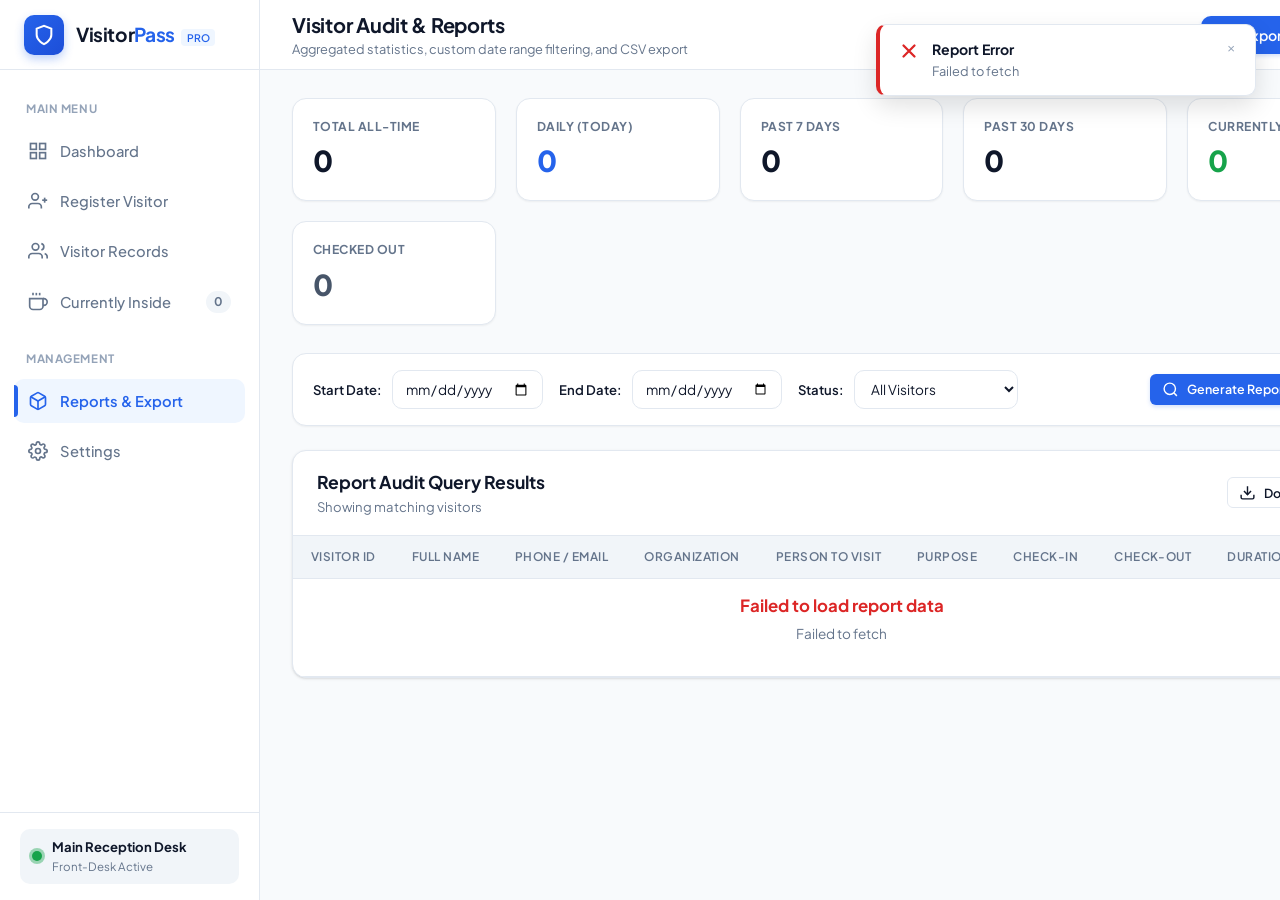
<file: frontend/reports.html>
<!DOCTYPE html>
<html lang="en">
<head>
  <meta charset="UTF-8">
  <meta name="viewport" content="width=device-width, initial-scale=1.0">
  <title>Reports & Export — VisitorPass</title>
  <meta name="description" content="Generate visitor analytics, audit summaries, and export records as CSV.">
  <link rel="preconnect" href="https://fonts.googleapis.com">
  <link rel="preconnect" href="https://fonts.gstatic.com" crossorigin>
  <link href="https://fonts.googleapis.com/css2?family=Plus+Jakarta+Sans:wght@400;500;600;700;800&display=swap" rel="stylesheet">
  <link rel="stylesheet" href="css/style.css">
  <style>
    .report-stat-card {
      background: var(--bg-surface);
      border: 1px solid var(--border-light);
      border-radius: var(--radius-lg);
      padding: 18px 20px;
      box-shadow: var(--shadow-xs);
    }
    .report-stat-card .val {
      font-size: 1.8rem;
      font-weight: 800;
      color: var(--text-main);
      margin-top: 4px;
    }
    .report-stat-card .lbl {
      font-size: 0.76rem;
      font-weight: 700;
      text-transform: uppercase;
      color: var(--text-muted);
      letter-spacing: 0.04em;
    }
  </style>
</head>
<body>
  <div class="app-container">
    <!-- Sidebar -->
    <aside class="sidebar">
      <div class="brand">
        <div class="brand-icon">
          <svg width="22" height="22" viewBox="0 0 24 24" fill="none" stroke="currentColor" stroke-width="2.2">
            <path d="M12 22s8-4 8-10V5l-8-3-8 3v7c0 6 8 10 8 10z"/>
          </svg>
        </div>
        <div class="brand-title">Visitor<span>Pass</span> <span class="brand-tag">PRO</span></div>
      </div>

      <nav class="nav-menu">
        <div class="nav-heading">Main Menu</div>
        <a href="dashboard.html" class="nav-item">
          <svg viewBox="0 0 24 24" fill="none" stroke="currentColor"><rect x="3" y="3" width="7" height="7"></rect><rect x="14" y="3" width="7" height="7"></rect><rect x="14" y="14" width="7" height="7"></rect><rect x="3" y="14" width="7" height="7"></rect></svg>
          Dashboard
        </a>
        <a href="register.html" class="nav-item">
          <svg viewBox="0 0 24 24" fill="none" stroke="currentColor"><path d="M16 21v-2a4 4 0 0 0-4-4H5a4 4 0 0 0-4 4v2"></path><circle cx="8.5" cy="7" r="4"></circle><line x1="20" y1="8" x2="20" y2="14"></line><line x1="23" y1="11" x2="17" y2="11"></line></svg>
          Register Visitor
        </a>
        <a href="visitors.html" class="nav-item">
          <svg viewBox="0 0 24 24" fill="none" stroke="currentColor"><path d="M17 21v-2a4 4 0 0 0-4-4H5a4 4 0 0 0-4 4v2"></path><circle cx="9" cy="7" r="4"></circle><path d="M23 21v-2a4 4 0 0 0-3-3.87"></path><path d="M16 3.13a4 4 0 0 1 0 7.75"></path></svg>
          Visitor Records
        </a>
        <a href="currently-inside.html" class="nav-item">
          <svg viewBox="0 0 24 24" fill="none" stroke="currentColor"><path d="M18 8h1a4 4 0 0 1 0 8h-1"></path><path d="M2 8h16v9a4 4 0 0 1-4 4H6a4 4 0 0 1-4-4V8z"></path><line x1="6" y1="1" x2="6" y2="4"></line><line x1="10" y1="1" x2="10" y2="4"></line><line x1="14" y1="1" x2="14" y2="4"></line></svg>
          Currently Inside
          <span class="nav-badge" id="nav-inside-count">0</span>
        </a>

        <div class="nav-heading" style="margin-top: 10px;">Management</div>
        <a href="reports.html" class="nav-item active">
          <svg viewBox="0 0 24 24" fill="none" stroke="currentColor"><path d="M21 16V8a2 2 0 0 0-1-1.73l-7-4a2 2 0 0 0-2 0l-7 4A2 2 0 0 0 3 8v8a2 2 0 0 0 1 1.73l7 4a2 2 0 0 0 2 0l7-4A2 2 0 0 0 21 16z"></path><polyline points="3.27 6.96 12 12.01 20.73 6.96"></polyline><line x1="12" y1="22.08" x2="12" y2="12"></line></svg>
          Reports & Export
        </a>
        <a href="settings.html" class="nav-item">
          <svg viewBox="0 0 24 24" fill="none" stroke="currentColor"><circle cx="12" cy="12" r="3"></circle><path d="M19.4 15a1.65 1.65 0 0 0 .33 1.82l.06.06a2 2 0 0 1 0 2.83 2 2 0 0 1-2.83 0l-.06-.06a1.65 1.65 0 0 0-1.82-.33 1.65 1.65 0 0 0-1 1.51V21a2 2 0 0 1-2 2 2 2 0 0 1-2-2v-.09A1.65 1.65 0 0 0 9 19.4a1.65 1.65 0 0 0-1.82.33l-.06.06a2 2 0 0 1-2.83 0 2 2 0 0 1 0-2.83l.06-.06a1.65 1.65 0 0 0 .33-1.82 1.65 1.65 0 0 0-1.51-1H3a2 2 0 0 1-2-2 2 2 0 0 1 2-2h.09A1.65 1.65 0 0 0 4.6 9a1.65 1.65 0 0 0-.33-1.82l-.06-.06a2 2 0 0 1 0-2.83 2 2 0 0 1 2.83 0l.06.06a1.65 1.65 0 0 0 1.82.33H9a1.65 1.65 0 0 0 1-1.51V3a2 2 0 0 1 2-2 2 2 0 0 1 2 2v.09a1.65 1.65 0 0 0 1 1.51 1.65 1.65 0 0 0 1.82-.33l.06-.06a2 2 0 0 1 2.83 0 2 2 0 0 1 0 2.83l-.06.06a1.65 1.65 0 0 0-.33 1.82V9a1.65 1.65 0 0 0 1.51 1H21a2 2 0 0 1 2 2 2 2 0 0 1-2 2h-.09a1.65 1.65 0 0 0-1.51 1z"></path></svg>
          Settings
        </a>
      </nav>

      <div class="sidebar-footer">
        <div class="desk-status">
          <div class="status-indicator"></div>
          <div>
            <strong>Main Reception Desk</strong><br>
            <span style="font-size: 0.72rem; color: var(--text-muted);">Front-Desk Active</span>
          </div>
        </div>
      </div>
    </aside>

    <!-- Main Content -->
    <main class="main-content">
      <header class="top-header">
        <div class="header-left">
          <button class="menu-toggle" id="menu-toggle-btn" aria-label="Toggle navigation">
            <svg width="24" height="24" viewBox="0 0 24 24" fill="none" stroke="currentColor" stroke-width="2">
              <line x1="3" y1="12" x2="21" y2="12"></line>
              <line x1="3" y1="6" x2="21" y2="6"></line>
              <line x1="3" y1="18" x2="21" y2="18"></line>
            </svg>
          </button>
          <div class="header-title-wrap">
            <h1>Visitor Audit & Reports</h1>
            <p>Aggregated statistics, custom date range filtering, and CSV export</p>
          </div>
        </div>

        <div class="header-right">
          <button class="btn btn-primary" id="btn-export-csv">
            <svg width="18" height="18" viewBox="0 0 24 24" fill="none" stroke="currentColor" stroke-width="2"><path d="M21 15v4a2 2 0 0 1-2 2H5a2 2 0 0 1-2-2v-4"></path><polyline points="7 10 12 15 17 10"></polyline><line x1="12" y1="15" x2="12" y2="3"></line></svg>
            Export Filtered CSV
          </button>
        </div>
      </header>

      <div class="page-body">
        <!-- 6 Metrics Cards: Total, Daily, Weekly, Monthly, Inside, Checked-out -->
        <div class="stats-grid" style="grid-template-columns: repeat(auto-fit, minmax(170px, 1fr));">
          <div class="report-stat-card">
            <div class="lbl">Total All-Time</div>
            <div class="val" id="rep-total">0</div>
          </div>
          <div class="report-stat-card">
            <div class="lbl">Daily (Today)</div>
            <div class="val" style="color: var(--primary);" id="rep-daily">0</div>
          </div>
          <div class="report-stat-card">
            <div class="lbl">Past 7 Days</div>
            <div class="val" id="rep-weekly">0</div>
          </div>
          <div class="report-stat-card">
            <div class="lbl">Past 30 Days</div>
            <div class="val" id="rep-monthly">0</div>
          </div>
          <div class="report-stat-card">
            <div class="lbl">Currently Inside</div>
            <div class="val" style="color: var(--success);" id="rep-inside">0</div>
          </div>
          <div class="report-stat-card">
            <div class="lbl">Checked Out</div>
            <div class="val" style="color: var(--secondary);" id="rep-checkout">0</div>
          </div>
        </div>

        <!-- Filter Controls -->
        <div class="filter-bar">
          <div class="filter-group">
            <label style="font-size: 0.82rem; font-weight: 600;">Start Date:</label>
            <input type="date" id="rep-start-date" class="filter-date">
          </div>

          <div class="filter-group">
            <label style="font-size: 0.82rem; font-weight: 600;">End Date:</label>
            <input type="date" id="rep-end-date" class="filter-date">
          </div>

          <div class="filter-group">
            <label style="font-size: 0.82rem; font-weight: 600;">Status:</label>
            <select id="rep-status" class="filter-select">
              <option value="all">All Visitors</option>
              <option value="Checked In">Checked In Only</option>
              <option value="Checked Out">Checked Out Only</option>
            </select>
          </div>

          <div class="filter-group" style="margin-left: auto;">
            <button class="btn btn-primary btn-sm" id="btn-apply-filters">
              <svg width="14" height="14" viewBox="0 0 24 24" fill="none" stroke="currentColor" stroke-width="2"><circle cx="11" cy="11" r="8"></circle><line x1="21" y1="21" x2="16.65" y2="16.65"></line></svg>
              Generate Report
            </button>
            <button class="btn btn-secondary btn-sm" id="btn-reset-report-filters">
              Reset
            </button>
          </div>
        </div>

        <!-- Results Table -->
        <div class="content-card">
          <div class="card-header">
            <div class="card-title-group">
              <h2>Report Audit Query Results</h2>
              <p id="rep-results-count">Showing matching visitors</p>
            </div>
            <div class="card-actions">
              <button class="btn btn-secondary btn-sm" id="btn-export-csv-alt">
                <svg width="14" height="14" viewBox="0 0 24 24" fill="none" stroke="currentColor" stroke-width="2"><path d="M21 15v4a2 2 0 0 1-2 2H5a2 2 0 0 1-2-2v-4"></path><polyline points="7 10 12 15 17 10"></polyline><line x1="12" y1="15" x2="12" y2="3"></line></svg>
                Download CSV
              </button>
            </div>
          </div>

          <div class="table-responsive">
            <table class="data-table">
              <thead>
                <tr>
                  <th>Visitor ID</th>
                  <th>Full Name</th>
                  <th>Phone / Email</th>
                  <th>Organization</th>
                  <th>Person to Visit</th>
                  <th>Purpose</th>
                  <th>Check-In</th>
                  <th>Check-Out</th>
                  <th>Duration</th>
                  <th>Status</th>
                </tr>
              </thead>
              <tbody id="report-tbody">
                <tr>
                  <td colspan="10" class="empty-state">
                    <div class="spinner spinner-dark"></div>
                    <div style="margin-top: 10px; color: var(--text-muted);">Generating analytical report...</div>
                  </td>
                </tr>
              </tbody>
            </table>
          </div>
        </div>
      </div>
    </main>
  </div>

  <script src="js/app.js"></script>
  <script>
    document.addEventListener("DOMContentLoaded", () => {
      loadReportData();

      document.getElementById("btn-apply-filters").addEventListener("click", () => {
        loadReportData(true);
      });

      document.getElementById("btn-reset-report-filters").addEventListener("click", () => {
        document.getElementById("rep-start-date").value = "";
        document.getElementById("rep-end-date").value = "";
        document.getElementById("rep-status").value = "all";
        loadReportData(true);
      });

      const handleCsvExport = async () => {
        const start = document.getElementById("rep-start-date").value;
        const end = document.getElementById("rep-end-date").value;
        const status = document.getElementById("rep-status").value;

        const params = new URLSearchParams();
        if (start) params.append("start_date", start);
        if (end) params.append("end_date", end);
        if (status && status !== "all") params.append("status", status);

        const exportUrl = `${App.API_BASE}/reports/export?${params.toString()}`;
        
        App.toastInfo("Export Initiated", "Generating CSV visitor records file...");
        // Trigger direct browser download
        const a = document.createElement("a");
        a.href = exportUrl;
        a.download = `visitor_records_export.csv`;
        document.body.appendChild(a);
        a.click();
        a.remove();
      };

      document.getElementById("btn-export-csv").addEventListener("click", handleCsvExport);
      document.getElementById("btn-export-csv-alt").addEventListener("click", handleCsvExport);
    });

    async function loadReportData(showToast = false) {
      const tbody = document.getElementById("report-tbody");
      const start = document.getElementById("rep-start-date").value;
      const end = document.getElementById("rep-end-date").value;
      const status = document.getElementById("rep-status").value;

      const params = new URLSearchParams();
      if (start) params.append("start_date", start);
      if (end) params.append("end_date", end);
      if (status && status !== "all") params.append("status", status);

      try {
        const report = await App.fetchAPI(`/reports?${params.toString()}`);

        // Update Summary Counters
        document.getElementById("rep-total").textContent = report.summary.total_visitors;
        document.getElementById("rep-daily").textContent = report.summary.daily_visitors;
        document.getElementById("rep-weekly").textContent = report.summary.weekly_visitors;
        document.getElementById("rep-monthly").textContent = report.summary.monthly_visitors;
        document.getElementById("rep-inside").textContent = report.summary.currently_inside;
        document.getElementById("rep-checkout").textContent = report.summary.checked_out_visitors;

        // Render Report Table
        document.getElementById("rep-results-count").textContent = `Found ${report.visitors.length} record(s) matching criteria`;

        if (!report.visitors || report.visitors.length === 0) {
          tbody.innerHTML = `
            <tr>
              <td colspan="10" class="empty-state">
                <div class="empty-title">No visitor records match the specified filters</div>
                <div class="empty-text">Try widening your date boundaries or selecting 'All Visitors'.</div>
              </td>
            </tr>
          `;
          return;
        }

        tbody.innerHTML = report.visitors.map(v => `
          <tr>
            <td>
              <a href="visitor-details.html?id=${encodeURIComponent(v.visitor_id)}" class="visitor-id-tag">
                ${v.visitor_id}
              </a>
            </td>
            <td><strong>${v.full_name}</strong></td>
            <td>
              <div>${v.phone}</div>
              <div class="visitor-meta-sub">${v.email}</div>
            </td>
            <td>${v.organization}</td>
            <td>${v.person_to_visit}</td>
            <td>${v.purpose}</td>
            <td>${App.formatDateTime(v.check_in)}</td>
            <td>${v.check_out ? App.formatDateTime(v.check_out) : '<span style="color: var(--primary); font-weight: 600;">Still Inside</span>'}</td>
            <td><strong>${v.duration}</strong></td>
            <td>
              <span class="badge ${v.status === 'Checked In' ? 'badge-in' : 'badge-out'}">
                <span class="badge-dot"></span>${v.status}
              </span>
            </td>
          </tr>
        `).join("");

        if (showToast) {
          App.toastSuccess("Report Ready", `Loaded ${report.visitors.length} visitor record(s).`);
        }
      } catch (err) {
        tbody.innerHTML = `
          <tr>
            <td colspan="10" class="empty-state">
              <div class="empty-title" style="color: var(--danger);">Failed to load report data</div>
              <div class="empty-text">${err.message}</div>
            </td>
          </tr>
        `;
        App.toastError("Report Error", err.message);
      }
    }
  </script>
</body>
</html>
</file>
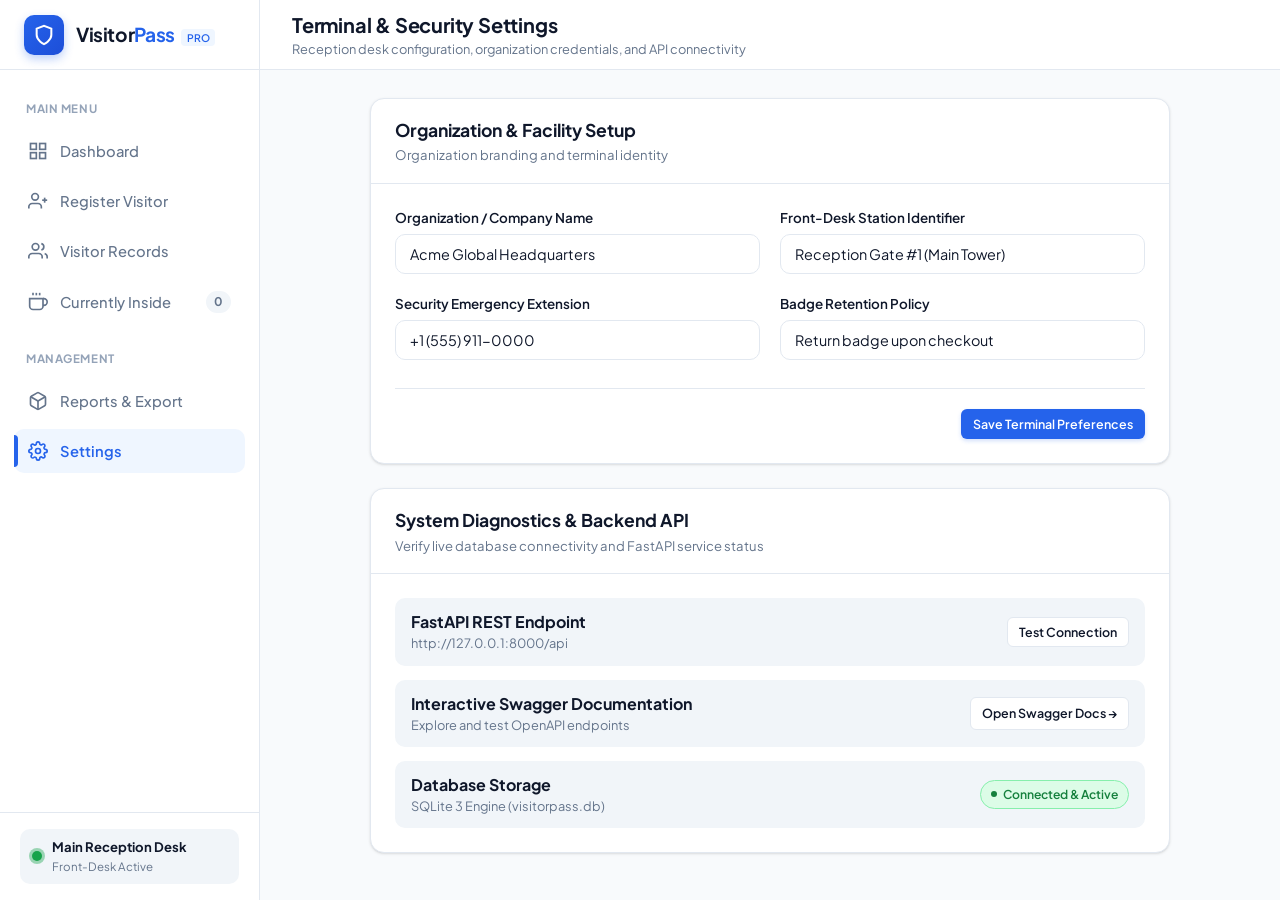
<file: frontend/settings.html>
<!DOCTYPE html>
<html lang="en">
<head>
  <meta charset="UTF-8">
  <meta name="viewport" content="width=device-width, initial-scale=1.0">
  <title>Settings — VisitorPass</title>
  <meta name="description" content="Front-desk terminal configuration, security preferences, and system diagnostic status.">
  <link rel="preconnect" href="https://fonts.googleapis.com">
  <link rel="preconnect" href="https://fonts.gstatic.com" crossorigin>
  <link href="https://fonts.googleapis.com/css2?family=Plus+Jakarta+Sans:wght@400;500;600;700;800&display=swap" rel="stylesheet">
  <link rel="stylesheet" href="css/style.css">
</head>
<body>
  <div class="app-container">
    <!-- Sidebar -->
    <aside class="sidebar">
      <div class="brand">
        <div class="brand-icon">
          <svg width="22" height="22" viewBox="0 0 24 24" fill="none" stroke="currentColor" stroke-width="2.2">
            <path d="M12 22s8-4 8-10V5l-8-3-8 3v7c0 6 8 10 8 10z"/>
          </svg>
        </div>
        <div class="brand-title">Visitor<span>Pass</span> <span class="brand-tag">PRO</span></div>
      </div>

      <nav class="nav-menu">
        <div class="nav-heading">Main Menu</div>
        <a href="dashboard.html" class="nav-item">
          <svg viewBox="0 0 24 24" fill="none" stroke="currentColor"><rect x="3" y="3" width="7" height="7"></rect><rect x="14" y="3" width="7" height="7"></rect><rect x="14" y="14" width="7" height="7"></rect><rect x="3" y="14" width="7" height="7"></rect></svg>
          Dashboard
        </a>
        <a href="register.html" class="nav-item">
          <svg viewBox="0 0 24 24" fill="none" stroke="currentColor"><path d="M16 21v-2a4 4 0 0 0-4-4H5a4 4 0 0 0-4 4v2"></path><circle cx="8.5" cy="7" r="4"></circle><line x1="20" y1="8" x2="20" y2="14"></line><line x1="23" y1="11" x2="17" y2="11"></line></svg>
          Register Visitor
        </a>
        <a href="visitors.html" class="nav-item">
          <svg viewBox="0 0 24 24" fill="none" stroke="currentColor"><path d="M17 21v-2a4 4 0 0 0-4-4H5a4 4 0 0 0-4 4v2"></path><circle cx="9" cy="7" r="4"></circle><path d="M23 21v-2a4 4 0 0 0-3-3.87"></path><path d="M16 3.13a4 4 0 0 1 0 7.75"></path></svg>
          Visitor Records
        </a>
        <a href="currently-inside.html" class="nav-item">
          <svg viewBox="0 0 24 24" fill="none" stroke="currentColor"><path d="M18 8h1a4 4 0 0 1 0 8h-1"></path><path d="M2 8h16v9a4 4 0 0 1-4 4H6a4 4 0 0 1-4-4V8z"></path><line x1="6" y1="1" x2="6" y2="4"></line><line x1="10" y1="1" x2="10" y2="4"></line><line x1="14" y1="1" x2="14" y2="4"></line></svg>
          Currently Inside
          <span class="nav-badge" id="nav-inside-count">0</span>
        </a>

        <div class="nav-heading" style="margin-top: 10px;">Management</div>
        <a href="reports.html" class="nav-item">
          <svg viewBox="0 0 24 24" fill="none" stroke="currentColor"><path d="M21 16V8a2 2 0 0 0-1-1.73l-7-4a2 2 0 0 0-2 0l-7 4A2 2 0 0 0 3 8v8a2 2 0 0 0 1 1.73l7 4a2 2 0 0 0 2 0l7-4A2 2 0 0 0 21 16z"></path><polyline points="3.27 6.96 12 12.01 20.73 6.96"></polyline><line x1="12" y1="22.08" x2="12" y2="12"></line></svg>
          Reports & Export
        </a>
        <a href="settings.html" class="nav-item active">
          <svg viewBox="0 0 24 24" fill="none" stroke="currentColor"><circle cx="12" cy="12" r="3"></circle><path d="M19.4 15a1.65 1.65 0 0 0 .33 1.82l.06.06a2 2 0 0 1 0 2.83 2 2 0 0 1-2.83 0l-.06-.06a1.65 1.65 0 0 0-1.82-.33 1.65 1.65 0 0 0-1 1.51V21a2 2 0 0 1-2 2 2 2 0 0 1-2-2v-.09A1.65 1.65 0 0 0 9 19.4a1.65 1.65 0 0 0-1.82.33l-.06.06a2 2 0 0 1-2.83 0 2 2 0 0 1 0-2.83l.06-.06a1.65 1.65 0 0 0 .33-1.82 1.65 1.65 0 0 0-1.51-1H3a2 2 0 0 1-2-2 2 2 0 0 1 2-2h.09A1.65 1.65 0 0 0 4.6 9a1.65 1.65 0 0 0-.33-1.82l-.06-.06a2 2 0 0 1 0-2.83 2 2 0 0 1 2.83 0l.06.06a1.65 1.65 0 0 0 1.82.33H9a1.65 1.65 0 0 0 1-1.51V3a2 2 0 0 1 2-2 2 2 0 0 1 2 2v.09a1.65 1.65 0 0 0 1 1.51 1.65 1.65 0 0 0 1.82-.33l.06-.06a2 2 0 0 1 2.83 0 2 2 0 0 1 0 2.83l-.06.06a1.65 1.65 0 0 0-.33 1.82V9a1.65 1.65 0 0 0 1.51 1H21a2 2 0 0 1 2 2 2 2 0 0 1-2 2h-.09a1.65 1.65 0 0 0-1.51 1z"></path></svg>
          Settings
        </a>
      </nav>

      <div class="sidebar-footer">
        <div class="desk-status">
          <div class="status-indicator"></div>
          <div>
            <strong>Main Reception Desk</strong><br>
            <span style="font-size: 0.72rem; color: var(--text-muted);">Front-Desk Active</span>
          </div>
        </div>
      </div>
    </aside>

    <!-- Main Content -->
    <main class="main-content">
      <header class="top-header">
        <div class="header-left">
          <button class="menu-toggle" id="menu-toggle-btn" aria-label="Toggle navigation">
            <svg width="24" height="24" viewBox="0 0 24 24" fill="none" stroke="currentColor" stroke-width="2">
              <line x1="3" y1="12" x2="21" y2="12"></line>
              <line x1="3" y1="6" x2="21" y2="6"></line>
              <line x1="3" y1="18" x2="21" y2="18"></line>
            </svg>
          </button>
          <div class="header-title-wrap">
            <h1>Terminal & Security Settings</h1>
            <p>Reception desk configuration, organization credentials, and API connectivity</p>
          </div>
        </div>
      </header>

      <div class="page-body">
        <div class="content-card" style="max-width: 800px; margin: 0 auto 24px;">
          <div class="card-header">
            <div class="card-title-group">
              <h2>Organization & Facility Setup</h2>
              <p>Organization branding and terminal identity</p>
            </div>
          </div>
          <div class="card-body">
            <form id="settings-org-form">
              <div class="form-grid">
                <div class="form-group">
                  <label class="form-label" for="set-org-name">Organization / Company Name</label>
                  <input type="text" id="set-org-name" class="form-control" value="Acme Global Headquarters">
                </div>
                <div class="form-group">
                  <label class="form-label" for="set-desk-id">Front-Desk Station Identifier</label>
                  <input type="text" id="set-desk-id" class="form-control" value="Reception Gate #1 (Main Tower)">
                </div>
                <div class="form-group">
                  <label class="form-label" for="set-security-phone">Security Emergency Extension</label>
                  <input type="text" id="set-security-phone" class="form-control" value="+1 (555) 911-0000">
                </div>
                <div class="form-group">
                  <label class="form-label" for="set-badge-policy">Badge Retention Policy</label>
                  <input type="text" id="set-badge-policy" class="form-control" value="Return badge upon checkout">
                </div>
              </div>
              <div class="form-actions">
                <button type="submit" class="btn btn-primary btn-sm">Save Terminal Preferences</button>
              </div>
            </form>
          </div>
        </div>

        <div class="content-card" style="max-width: 800px; margin: 0 auto;">
          <div class="card-header">
            <div class="card-title-group">
              <h2>System Diagnostics & Backend API</h2>
              <p>Verify live database connectivity and FastAPI service status</p>
            </div>
          </div>
          <div class="card-body">
            <div style="display: flex; flex-direction: column; gap: 14px;">
              <div style="display: flex; justify-content: space-between; align-items: center; padding: 12px 16px; background: var(--bg-surface-subtle); border-radius: var(--radius-md);">
                <div>
                  <strong>FastAPI REST Endpoint</strong>
                  <div style="font-size: 0.8rem; color: var(--text-muted);" id="diagnostic-api-url">http://127.0.0.1:8000/api</div>
                </div>
                <button class="btn btn-secondary btn-sm" id="btn-ping-api">
                  Test Connection
                </button>
              </div>

              <div style="display: flex; justify-content: space-between; align-items: center; padding: 12px 16px; background: var(--bg-surface-subtle); border-radius: var(--radius-md);">
                <div>
                  <strong>Interactive Swagger Documentation</strong>
                  <div style="font-size: 0.8rem; color: var(--text-muted);">Explore and test OpenAPI endpoints</div>
                </div>
                <a href="http://127.0.0.1:8000/docs" target="_blank" class="btn btn-secondary btn-sm">
                  Open Swagger Docs &rarr;
                </a>
              </div>

              <div style="display: flex; justify-content: space-between; align-items: center; padding: 12px 16px; background: var(--bg-surface-subtle); border-radius: var(--radius-md);">
                <div>
                  <strong>Database Storage</strong>
                  <div style="font-size: 0.8rem; color: var(--text-muted);">SQLite 3 Engine (visitorpass.db)</div>
                </div>
                <span class="badge badge-in"><span class="badge-dot"></span>Connected & Active</span>
              </div>
            </div>
          </div>
        </div>
      </div>
    </main>
  </div>

  <script src="js/app.js"></script>
  <script>
    document.addEventListener("DOMContentLoaded", () => {
      document.getElementById("diagnostic-api-url").textContent = App.API_BASE;

      // Load saved preferences if any
      const savedOrg = localStorage.getItem("vp_org_name");
      const savedDesk = localStorage.getItem("vp_desk_id");
      if (savedOrg) document.getElementById("set-org-name").value = savedOrg;
      if (savedDesk) document.getElementById("set-desk-id").value = savedDesk;

      document.getElementById("settings-org-form").addEventListener("submit", (e) => {
        e.preventDefault();
        const org = document.getElementById("set-org-name").value.trim();
        const desk = document.getElementById("set-desk-id").value.trim();
        localStorage.setItem("vp_org_name", org);
        localStorage.setItem("vp_desk_id", desk);
        App.toastSuccess("Settings Saved", "Front-desk terminal preferences stored successfully.");
      });

      document.getElementById("btn-ping-api").addEventListener("click", async () => {
        try {
          const stats = await App.fetchAPI("/dashboard/stats");
          App.toastSuccess("API Online", `Connected successfully! Database contains ${stats.total_visits} total logged visits.`);
        } catch (err) {
          App.toastError("Connection Failed", err.message);
        }
      });
    });
  </script>
</body>
</html>
</file>
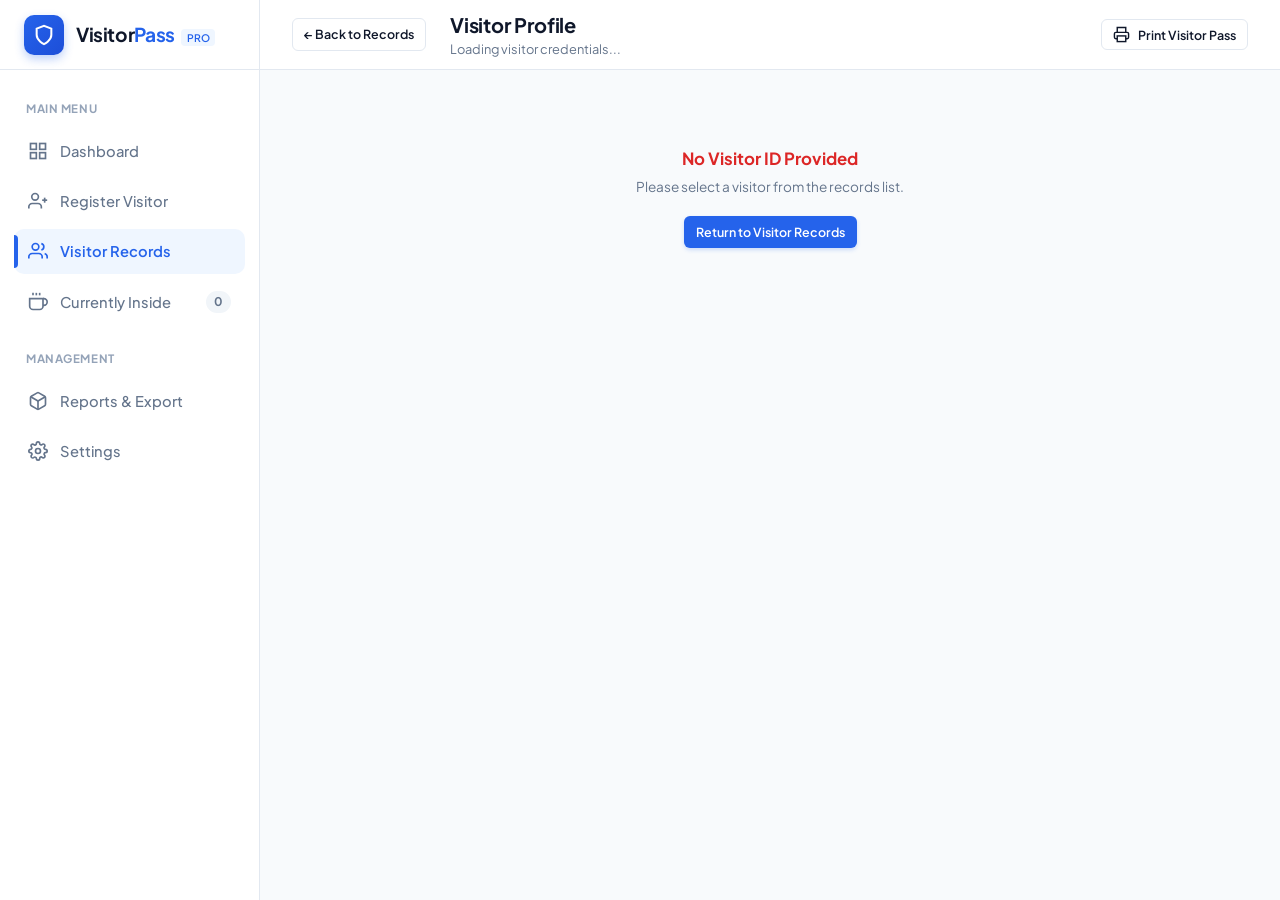
<file: frontend/visitor-details.html>
<!DOCTYPE html>
<html lang="en">
<head>
  <meta charset="UTF-8">
  <meta name="viewport" content="width=device-width, initial-scale=1.0">
  <title>Visitor Profile Details — VisitorPass</title>
  <meta name="description" content="Comprehensive visitor profile, security audit trail, check-in timestamps, and actions.">
  <link rel="preconnect" href="https://fonts.googleapis.com">
  <link rel="preconnect" href="https://fonts.gstatic.com" crossorigin>
  <link href="https://fonts.googleapis.com/css2?family=Plus+Jakarta+Sans:wght@400;500;600;700;800&display=swap" rel="stylesheet">
  <link rel="stylesheet" href="css/style.css">
  <style>
    .details-grid-wrap {
      display: grid;
      grid-template-columns: 320px 1fr;
      gap: 24px;
    }
    .profile-card {
      background: var(--bg-surface);
      border: 1px solid var(--border-light);
      border-radius: var(--radius-lg);
      padding: 28px 24px;
      text-align: center;
      box-shadow: var(--shadow-sm);
    }
    .profile-avatar-large {
      width: 80px;
      height: 80px;
      border-radius: 50%;
      background: var(--primary-light);
      color: var(--primary);
      font-size: 2rem;
      font-weight: 800;
      display: flex;
      align-items: center;
      justify-content: center;
      margin: 0 auto 16px;
      border: 3px solid var(--primary-border);
    }
    .profile-name {
      font-size: 1.3rem;
      font-weight: 800;
      color: var(--text-main);
    }
    .profile-org {
      font-size: 0.9rem;
      color: var(--text-muted);
      margin-top: 2px;
    }
    .profile-actions-stack {
      display: flex;
      flex-direction: column;
      gap: 10px;
      margin-top: 24px;
    }
    .info-section {
      margin-bottom: 24px;
    }
    .info-section-title {
      font-size: 0.85rem;
      font-weight: 700;
      text-transform: uppercase;
      letter-spacing: 0.05em;
      color: var(--text-muted);
      margin-bottom: 14px;
      display: flex;
      align-items: center;
      gap: 8px;
    }
    .info-section-title::after {
      content: '';
      flex: 1;
      height: 1px;
      background: var(--border-light);
    }
    .meta-list {
      display: grid;
      grid-template-columns: repeat(2, 1fr);
      gap: 16px;
    }
    .meta-item {
      display: flex;
      flex-direction: column;
      gap: 3px;
    }
    .meta-label {
      font-size: 0.74rem;
      font-weight: 600;
      color: var(--text-light);
      text-transform: uppercase;
      letter-spacing: 0.03em;
    }
    .meta-val {
      font-size: 0.92rem;
      font-weight: 600;
      color: var(--text-main);
    }
    .notes-box {
      background: var(--bg-surface-subtle);
      border-radius: var(--radius-md);
      padding: 14px 18px;
      font-size: 0.88rem;
      color: var(--text-main);
      border: 1px solid var(--border-light);
      margin-top: 6px;
    }
    @media (max-width: 900px) {
      .details-grid-wrap {
        grid-template-columns: 1fr;
      }
      .meta-list {
        grid-template-columns: 1fr;
      }
    }
  </style>
</head>
<body>
  <div class="app-container">
    <!-- Sidebar -->
    <aside class="sidebar">
      <div class="brand">
        <div class="brand-icon">
          <svg width="22" height="22" viewBox="0 0 24 24" fill="none" stroke="currentColor" stroke-width="2.2">
            <path d="M12 22s8-4 8-10V5l-8-3-8 3v7c0 6 8 10 8 10z"/>
          </svg>
        </div>
        <div class="brand-title">Visitor<span>Pass</span> <span class="brand-tag">PRO</span></div>
      </div>

      <nav class="nav-menu">
        <div class="nav-heading">Main Menu</div>
        <a href="dashboard.html" class="nav-item">
          <svg viewBox="0 0 24 24" fill="none" stroke="currentColor"><rect x="3" y="3" width="7" height="7"></rect><rect x="14" y="3" width="7" height="7"></rect><rect x="14" y="14" width="7" height="7"></rect><rect x="3" y="14" width="7" height="7"></rect></svg>
          Dashboard
        </a>
        <a href="register.html" class="nav-item">
          <svg viewBox="0 0 24 24" fill="none" stroke="currentColor"><path d="M16 21v-2a4 4 0 0 0-4-4H5a4 4 0 0 0-4 4v2"></path><circle cx="8.5" cy="7" r="4"></circle><line x1="20" y1="8" x2="20" y2="14"></line><line x1="23" y1="11" x2="17" y2="11"></line></svg>
          Register Visitor
        </a>
        <a href="visitors.html" class="nav-item active">
          <svg viewBox="0 0 24 24" fill="none" stroke="currentColor"><path d="M17 21v-2a4 4 0 0 0-4-4H5a4 4 0 0 0-4 4v2"></path><circle cx="9" cy="7" r="4"></circle><path d="M23 21v-2a4 4 0 0 0-3-3.87"></path><path d="M16 3.13a4 4 0 0 1 0 7.75"></path></svg>
          Visitor Records
        </a>
        <a href="currently-inside.html" class="nav-item">
          <svg viewBox="0 0 24 24" fill="none" stroke="currentColor"><path d="M18 8h1a4 4 0 0 1 0 8h-1"></path><path d="M2 8h16v9a4 4 0 0 1-4 4H6a4 4 0 0 1-4-4V8z"></path><line x1="6" y1="1" x2="6" y2="4"></line><line x1="10" y1="1" x2="10" y2="4"></line><line x1="14" y1="1" x2="14" y2="4"></line></svg>
          Currently Inside
          <span class="nav-badge" id="nav-inside-count">0</span>
        </a>

        <div class="nav-heading" style="margin-top: 10px;">Management</div>
        <a href="reports.html" class="nav-item">
          <svg viewBox="0 0 24 24" fill="none" stroke="currentColor"><path d="M21 16V8a2 2 0 0 0-1-1.73l-7-4a2 2 0 0 0-2 0l-7 4A2 2 0 0 0 3 8v8a2 2 0 0 0 1 1.73l7 4a2 2 0 0 0 2 0l7-4A2 2 0 0 0 21 16z"></path><polyline points="3.27 6.96 12 12.01 20.73 6.96"></polyline><line x1="12" y1="22.08" x2="12" y2="12"></line></svg>
          Reports & Export
        </a>
        <a href="settings.html" class="nav-item">
          <svg viewBox="0 0 24 24" fill="none" stroke="currentColor"><circle cx="12" cy="12" r="3"></circle><path d="M19.4 15a1.65 1.65 0 0 0 .33 1.82l.06.06a2 2 0 0 1 0 2.83 2 2 0 0 1-2.83 0l-.06-.06a1.65 1.65 0 0 0-1.82-.33 1.65 1.65 0 0 0-1 1.51V21a2 2 0 0 1-2 2 2 2 0 0 1-2-2v-.09A1.65 1.65 0 0 0 9 19.4a1.65 1.65 0 0 0-1.82.33l-.06.06a2 2 0 0 1-2.83 0 2 2 0 0 1 0-2.83l.06-.06a1.65 1.65 0 0 0 .33-1.82 1.65 1.65 0 0 0-1.51-1H3a2 2 0 0 1-2-2 2 2 0 0 1 2-2h.09A1.65 1.65 0 0 0 4.6 9a1.65 1.65 0 0 0-.33-1.82l-.06-.06a2 2 0 0 1 0-2.83 2 2 0 0 1 2.83 0l.06.06a1.65 1.65 0 0 0 1.82.33H9a1.65 1.65 0 0 0 1-1.51V3a2 2 0 0 1 2-2 2 2 0 0 1 2 2v.09a1.65 1.65 0 0 0 1 1.51 1.65 1.65 0 0 0 1.82-.33l.06-.06a2 2 0 0 1 2.83 0 2 2 0 0 1 0 2.83l-.06.06a1.65 1.65 0 0 0-.33 1.82V9a1.65 1.65 0 0 0 1.51 1H21a2 2 0 0 1 2 2 2 2 0 0 1-2 2h-.09a1.65 1.65 0 0 0-1.51 1z"></path></svg>
          Settings
        </a>
      </nav>
    </aside>

    <!-- Main Content -->
    <main class="main-content">
      <header class="top-header">
        <div class="header-left">
          <a href="visitors.html" class="btn btn-secondary btn-sm" style="margin-right: 8px;">
            &larr; Back to Records
          </a>
          <div class="header-title-wrap">
            <h1 id="header-visitor-title">Visitor Profile</h1>
            <p id="header-visitor-subtitle">Loading visitor credentials...</p>
          </div>
        </div>

        <div class="header-right">
          <button class="btn btn-secondary btn-sm" id="btn-print-pass-top">
            <svg viewBox="0 0 24 24" fill="none" stroke="currentColor" stroke-width="2"><polyline points="6 9 6 2 18 2 18 9"></polyline><path d="M6 18H4a2 2 0 0 1-2-2v-5a2 2 0 0 1 2-2h16a2 2 0 0 1 2 2v5a2 2 0 0 1-2 2h-2"></path><rect x="6" y="14" width="12" height="8"></rect></svg>
            Print Visitor Pass
          </button>
        </div>
      </header>

      <div class="page-body">
        <div id="visitor-details-content" class="details-grid-wrap">
          <div class="empty-state" style="grid-column: span 2;">
            <div class="spinner spinner-dark"></div>
            <div style="margin-top: 10px; color: var(--text-muted);">Fetching visitor dossier...</div>
          </div>
        </div>
      </div>
    </main>
  </div>

  <!-- Edit Visitor Modal -->
  <div class="modal-overlay" id="edit-details-modal">
    <div class="modal-window">
      <div class="modal-header">
        <h3>Edit Visitor Record</h3>
        <button class="modal-close" onclick="App.closeModal('edit-details-modal')">&times;</button>
      </div>
      <form id="edit-details-form">
        <div class="modal-body">
          <div class="form-grid">
            <div class="form-group">
              <label class="form-label" for="ed-name">Full Name</label>
              <input type="text" id="ed-name" class="form-control" required>
            </div>
            <div class="form-group">
              <label class="form-label" for="ed-phone">Phone</label>
              <input type="tel" id="ed-phone" class="form-control" required>
            </div>
            <div class="form-group">
              <label class="form-label" for="ed-email">Email</label>
              <input type="email" id="ed-email" class="form-control" required>
            </div>
            <div class="form-group">
              <label class="form-label" for="ed-org">Organization</label>
              <input type="text" id="ed-org" class="form-control" required>
            </div>
            <div class="form-group">
              <label class="form-label" for="ed-person">Person to Visit</label>
              <input type="text" id="ed-person" class="form-control" required>
            </div>
            <div class="form-group">
              <label class="form-label" for="ed-purpose">Purpose of Visit</label>
              <input type="text" id="ed-purpose" class="form-control" required>
            </div>
            <div class="form-group">
              <label class="form-label" for="ed-vehicle">Vehicle Number</label>
              <input type="text" id="ed-vehicle" class="form-control">
            </div>
            <div class="form-group">
              <label class="form-label" for="ed-id-num">ID Number</label>
              <input type="text" id="ed-id-num" class="form-control">
            </div>
            <div class="form-group col-full">
              <label class="form-label" for="ed-notes">Remarks / Notes</label>
              <textarea id="ed-notes" rows="2" class="form-control"></textarea>
            </div>
          </div>
        </div>
        <div class="modal-footer">
          <button type="button" class="btn btn-secondary" onclick="App.closeModal('edit-details-modal')">Cancel</button>
          <button type="submit" class="btn btn-primary">Save Changes</button>
        </div>
      </form>
    </div>
  </div>

  <script src="js/app.js"></script>
  <script>
    let currentVisitor = null;

    document.addEventListener("DOMContentLoaded", () => {
      const urlParams = new URLSearchParams(window.location.search);
      const visitorId = urlParams.get("id");

      if (!visitorId) {
        document.getElementById("visitor-details-content").innerHTML = `
          <div class="empty-state" style="grid-column: span 2;">
            <div class="empty-title" style="color: var(--danger);">No Visitor ID Provided</div>
            <div class="empty-text">Please select a visitor from the records list.</div>
            <a href="visitors.html" class="btn btn-primary btn-sm">Return to Visitor Records</a>
          </div>
        `;
        return;
      }

      loadVisitorProfile(visitorId);

      document.getElementById("btn-print-pass-top").addEventListener("click", () => {
        if (currentVisitor) App.showPassModal(currentVisitor);
      });

      document.getElementById("edit-details-form").addEventListener("submit", async (e) => {
        e.preventDefault();
        if (!currentVisitor) return;

        const payload = {
          full_name: document.getElementById("ed-name").value.trim(),
          phone: document.getElementById("ed-phone").value.trim(),
          email: document.getElementById("ed-email").value.trim(),
          organization: document.getElementById("ed-org").value.trim(),
          person_to_visit: document.getElementById("ed-person").value.trim(),
          purpose: document.getElementById("ed-purpose").value.trim(),
          vehicle_number: document.getElementById("ed-vehicle").value.trim() || null,
          id_number: document.getElementById("ed-id-num").value.trim() || null,
          notes: document.getElementById("ed-notes").value.trim() || null
        };

        try {
          const updated = await App.fetchAPI(`/visitors/${currentVisitor.visitor_id}`, {
            method: "PUT",
            body: JSON.stringify(payload)
          });
          App.toastSuccess("Profile Updated", "Visitor details have been modified successfully.");
          App.closeModal("edit-details-modal");
          currentVisitor = updated;
          renderProfile(updated);
        } catch (err) {
          App.toastError("Update Failed", err.message);
        }
      });
    });

    async function loadVisitorProfile(visitorId) {
      try {
        const visitor = await App.fetchAPI(`/visitors/${visitorId}`);
        currentVisitor = visitor;
        renderProfile(visitor);
      } catch (err) {
        document.getElementById("visitor-details-content").innerHTML = `
          <div class="empty-state" style="grid-column: span 2;">
            <div class="empty-title" style="color: var(--danger);">Visitor Not Found</div>
            <div class="empty-text">${err.message || 'The requested visitor record does not exist or has been removed.'}</div>
            <a href="visitors.html" class="btn btn-primary btn-sm">Return to Records</a>
          </div>
        `;
        App.toastError("Profile Error", err.message);
      }
    }

    function renderProfile(v) {
      document.getElementById("header-visitor-title").textContent = v.full_name;
      document.getElementById("header-visitor-subtitle").textContent = `${v.visitor_id} • ${v.organization}`;

      const isInside = v.status === "Checked In";
      const statusBadge = isInside
        ? `<span class="badge badge-in"><span class="badge-dot"></span>Checked In (Inside)</span>`
        : `<span class="badge badge-out"><span class="badge-dot"></span>Checked Out</span>`;

      const container = document.getElementById("visitor-details-content");
      container.innerHTML = `
        <!-- Left Column: Profile Card & Actions -->
        <div>
          <div class="profile-card">
            <div class="profile-avatar-large">${App.getInitials(v.full_name)}</div>
            <div class="profile-name">${v.full_name}</div>
            <div class="profile-org">${v.organization}</div>
            <div class="visitor-id-tag" style="margin-top: 10px; font-size: 0.95rem;">${v.visitor_id}</div>
            <div style="margin-top: 14px;">${statusBadge}</div>

            <div class="profile-actions-stack">
              <button class="btn btn-secondary" onclick="App.showPassModal(currentVisitor)">
                <svg viewBox="0 0 24 24" fill="none" stroke="currentColor" stroke-width="2"><rect x="3" y="4" width="18" height="16" rx="2"/><path d="M7 8h10M7 12h6"/></svg>
                View / Print Pass
              </button>

              ${isInside ? `
                <button class="btn btn-primary" onclick="handleProfileCheckout()">
                  <svg viewBox="0 0 24 24" fill="none" stroke="currentColor" stroke-width="2"><path d="M9 21H5a2 2 0 0 1-2-2V5a2 2 0 0 1 2-2h4"></path><polyline points="16 17 21 12 16 7"></polyline><line x1="21" y1="12" x2="9" y2="12"></line></svg>
                  Check Out Visitor
                </button>
              ` : `
                <div style="padding: 10px; background: var(--bg-surface-subtle); border-radius: var(--radius-md); font-size: 0.8rem; color: var(--text-muted);">
                  Checked Out: ${App.formatDateTime(v.check_out)}
                </div>
              `}

              <button class="btn btn-secondary" onclick="openDetailsEditModal()">
                <svg viewBox="0 0 24 24" fill="none" stroke="currentColor" stroke-width="2"><path d="M11 4H4a2 2 0 0 0-2 2v14a2 2 0 0 0 2 2h14a2 2 0 0 0 2-2v-7"></path><path d="M18.5 2.5a2.121 2.121 0 0 1 3 3L12 15l-4 1 1-4 9.5-9.5z"></path></svg>
                Edit Information
              </button>

              <button class="btn btn-danger btn-sm" onclick="handleProfileDelete()">
                <svg viewBox="0 0 24 24" fill="none" stroke="currentColor" stroke-width="2"><polyline points="3 6 5 6 21 6"></polyline><path d="M19 6v14a2 2 0 0 1-2 2H7a2 2 0 0 1-2-2V6m3 0V4a2 2 0 0 1 2-2h4a2 2 0 0 1 2 2v2"></path></svg>
                Delete Record
              </button>
            </div>
          </div>
        </div>

        <!-- Right Column: Structured Information Tabs/Dossier -->
        <div class="content-card" style="margin-bottom: 0;">
          <div class="card-header">
            <div class="card-title-group">
              <h2>Visit Audit Dossier</h2>
              <p>Official record and timestamp verification</p>
            </div>
            <a href="visitors.html" class="btn btn-secondary btn-sm">&larr; Back to Records</a>
          </div>

          <div class="card-body">
            <!-- Visit Information -->
            <div class="info-section">
              <div class="info-section-title">
                <svg width="16" height="16" viewBox="0 0 24 24" fill="none" stroke="currentColor" stroke-width="2"><path d="M20 21v-2a4 4 0 0 0-4-4H8a4 4 0 0 0-4 4v2"></path><circle cx="12" cy="7" r="4"></circle></svg>
                Visit & Host Information
              </div>
              <div class="meta-list">
                <div class="meta-item">
                  <span class="meta-label">Person to Visit / Host</span>
                  <span class="meta-val">${v.person_to_visit}</span>
                </div>
                <div class="meta-item">
                  <span class="meta-label">Purpose of Visit</span>
                  <span class="meta-val">${v.purpose}</span>
                </div>
                <div class="meta-item">
                  <span class="meta-label">Organization / Company</span>
                  <span class="meta-val">${v.organization}</span>
                </div>
                <div class="meta-item">
                  <span class="meta-label">Vehicle Registration</span>
                  <span class="meta-val">${v.vehicle_number || 'None (Walk-in / Cab)'}</span>
                </div>
              </div>
            </div>

            <!-- Verification & Identity -->
            <div class="info-section">
              <div class="info-section-title">
                <svg width="16" height="16" viewBox="0 0 24 24" fill="none" stroke="currentColor" stroke-width="2"><rect x="3" y="11" width="18" height="11" rx="2" ry="2"></rect><path d="M7 11V7a5 5 0 0 1 10 0v4"></path></svg>
                Identity Verification & Contact
              </div>
              <div class="meta-list">
                <div class="meta-item">
                  <span class="meta-label">Phone Number</span>
                  <span class="meta-val">${v.phone}</span>
                </div>
                <div class="meta-item">
                  <span class="meta-label">Email Address</span>
                  <span class="meta-val">${v.email}</span>
                </div>
                <div class="meta-item">
                  <span class="meta-label">ID Type</span>
                  <span class="meta-val">${v.id_type}</span>
                </div>
                <div class="meta-item">
                  <span class="meta-label">ID Document Number</span>
                  <span class="meta-val" style="font-family: monospace;">${v.id_number}</span>
                </div>
                <div class="meta-item" style="grid-column: span 2;">
                  <span class="meta-label">Contact / Residential Address</span>
                  <span class="meta-val">${v.address || 'Not specified'}</span>
                </div>
              </div>
            </div>

            <!-- Timestamps & Duration -->
            <div class="info-section">
              <div class="info-section-title">
                <svg width="16" height="16" viewBox="0 0 24 24" fill="none" stroke="currentColor" stroke-width="2"><circle cx="12" cy="12" r="10"></circle><polyline points="12 6 12 12 16 14"></polyline></svg>
                Timestamps & Duration
              </div>
              <div class="meta-list">
                <div class="meta-item">
                  <span class="meta-label">Check-In Timestamp</span>
                  <span class="meta-val">${App.formatDateTime(v.check_in)}</span>
                </div>
                <div class="meta-item">
                  <span class="meta-label">Check-Out Timestamp</span>
                  <span class="meta-val">${v.check_out ? App.formatDateTime(v.check_out) : 'Currently On Premises'}</span>
                </div>
                <div class="meta-item">
                  <span class="meta-label">Duration of Stay</span>
                  <span class="meta-val" style="color: var(--primary); font-size: 1.1rem;">${v.duration}</span>
                </div>
                <div class="meta-item">
                  <span class="meta-label">Visit Status</span>
                  <span class="meta-val">${statusBadge}</span>
                </div>
              </div>
            </div>

            <!-- Notes & Remarks -->
            <div class="info-section" style="margin-bottom: 0;">
              <div class="info-section-title">
                <svg width="16" height="16" viewBox="0 0 24 24" fill="none" stroke="currentColor" stroke-width="2"><path d="M14 2H6a2 2 0 0 0-2 2v16a2 2 0 0 0 2 2h12a2 2 0 0 0 2-2V8z"></path><polyline points="14 2 14 8 20 8"></polyline><line x1="16" y1="13" x2="8" y2="13"></line><line x1="16" y1="17" x2="8" y2="17"></line><polyline points="10 9 9 9 8 9"></polyline></svg>
                Security Notes & Remarks
              </div>
              <div class="notes-box">
                ${v.notes ? v.notes : '<em>No security remarks entered for this visitor.</em>'}
              </div>
            </div>
          </div>
        </div>
      `;
    }

    function handleProfileCheckout() {
      if (!currentVisitor) return;
      App.checkOutVisitor(currentVisitor.visitor_id, currentVisitor.full_name, (res) => {
        currentVisitor = res.visitor;
        renderProfile(res.visitor);
      });
    }

    function handleProfileDelete() {
      if (!currentVisitor) return;
      App.deleteVisitor(currentVisitor.visitor_id, currentVisitor.full_name, () => {
        window.location.href = "visitors.html";
      });
    }

    function openDetailsEditModal() {
      if (!currentVisitor) return;
      document.getElementById("ed-name").value = currentVisitor.full_name;
      document.getElementById("ed-phone").value = currentVisitor.phone;
      document.getElementById("ed-email").value = currentVisitor.email;
      document.getElementById("ed-org").value = currentVisitor.organization;
      document.getElementById("ed-person").value = currentVisitor.person_to_visit;
      document.getElementById("ed-purpose").value = currentVisitor.purpose;
      document.getElementById("ed-vehicle").value = currentVisitor.vehicle_number || "";
      document.getElementById("ed-id-num").value = currentVisitor.id_number || "";
      document.getElementById("ed-notes").value = currentVisitor.notes || "";

      App.openModal("edit-details-modal");
    }
  </script>
</body>
</html>
</file>
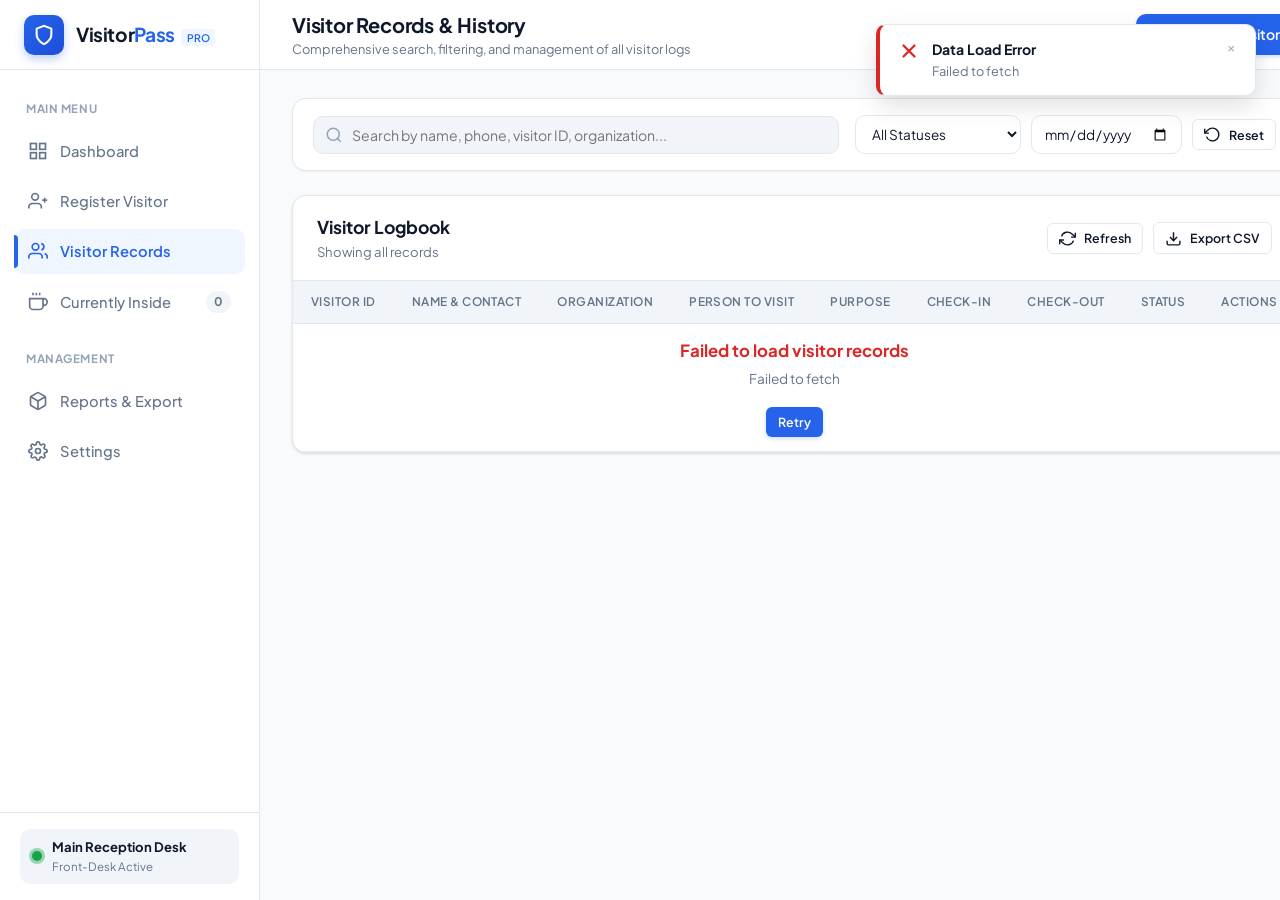
<file: frontend/visitors.html>
<!DOCTYPE html>
<html lang="en">
<head>
  <meta charset="UTF-8">
  <meta name="viewport" content="width=device-width, initial-scale=1.0">
  <title>Visitor Records — VisitorPass</title>
  <meta name="description" content="Searchable and filterable visitor database logs with full actions.">
  <link rel="preconnect" href="https://fonts.googleapis.com">
  <link rel="preconnect" href="https://fonts.gstatic.com" crossorigin>
  <link href="https://fonts.googleapis.com/css2?family=Plus+Jakarta+Sans:wght@400;500;600;700;800&display=swap" rel="stylesheet">
  <link rel="stylesheet" href="css/style.css">
</head>
<body>
  <div class="app-container">
    <!-- Sidebar -->
    <aside class="sidebar">
      <div class="brand">
        <div class="brand-icon">
          <svg width="22" height="22" viewBox="0 0 24 24" fill="none" stroke="currentColor" stroke-width="2.2">
            <path d="M12 22s8-4 8-10V5l-8-3-8 3v7c0 6 8 10 8 10z"/>
          </svg>
        </div>
        <div class="brand-title">Visitor<span>Pass</span> <span class="brand-tag">PRO</span></div>
      </div>

      <nav class="nav-menu">
        <div class="nav-heading">Main Menu</div>
        <a href="dashboard.html" class="nav-item">
          <svg viewBox="0 0 24 24" fill="none" stroke="currentColor"><rect x="3" y="3" width="7" height="7"></rect><rect x="14" y="3" width="7" height="7"></rect><rect x="14" y="14" width="7" height="7"></rect><rect x="3" y="14" width="7" height="7"></rect></svg>
          Dashboard
        </a>
        <a href="register.html" class="nav-item">
          <svg viewBox="0 0 24 24" fill="none" stroke="currentColor"><path d="M16 21v-2a4 4 0 0 0-4-4H5a4 4 0 0 0-4 4v2"></path><circle cx="8.5" cy="7" r="4"></circle><line x1="20" y1="8" x2="20" y2="14"></line><line x1="23" y1="11" x2="17" y2="11"></line></svg>
          Register Visitor
        </a>
        <a href="visitors.html" class="nav-item active">
          <svg viewBox="0 0 24 24" fill="none" stroke="currentColor"><path d="M17 21v-2a4 4 0 0 0-4-4H5a4 4 0 0 0-4 4v2"></path><circle cx="9" cy="7" r="4"></circle><path d="M23 21v-2a4 4 0 0 0-3-3.87"></path><path d="M16 3.13a4 4 0 0 1 0 7.75"></path></svg>
          Visitor Records
        </a>
        <a href="currently-inside.html" class="nav-item">
          <svg viewBox="0 0 24 24" fill="none" stroke="currentColor"><path d="M18 8h1a4 4 0 0 1 0 8h-1"></path><path d="M2 8h16v9a4 4 0 0 1-4 4H6a4 4 0 0 1-4-4V8z"></path><line x1="6" y1="1" x2="6" y2="4"></line><line x1="10" y1="1" x2="10" y2="4"></line><line x1="14" y1="1" x2="14" y2="4"></line></svg>
          Currently Inside
          <span class="nav-badge" id="nav-inside-count">0</span>
        </a>

        <div class="nav-heading" style="margin-top: 10px;">Management</div>
        <a href="reports.html" class="nav-item">
          <svg viewBox="0 0 24 24" fill="none" stroke="currentColor"><path d="M21 16V8a2 2 0 0 0-1-1.73l-7-4a2 2 0 0 0-2 0l-7 4A2 2 0 0 0 3 8v8a2 2 0 0 0 1 1.73l7 4a2 2 0 0 0 2 0l7-4A2 2 0 0 0 21 16z"></path><polyline points="3.27 6.96 12 12.01 20.73 6.96"></polyline><line x1="12" y1="22.08" x2="12" y2="12"></line></svg>
          Reports & Export
        </a>
        <a href="settings.html" class="nav-item">
          <svg viewBox="0 0 24 24" fill="none" stroke="currentColor"><circle cx="12" cy="12" r="3"></circle><path d="M19.4 15a1.65 1.65 0 0 0 .33 1.82l.06.06a2 2 0 0 1 0 2.83 2 2 0 0 1-2.83 0l-.06-.06a1.65 1.65 0 0 0-1.82-.33 1.65 1.65 0 0 0-1 1.51V21a2 2 0 0 1-2 2 2 2 0 0 1-2-2v-.09A1.65 1.65 0 0 0 9 19.4a1.65 1.65 0 0 0-1.82.33l-.06.06a2 2 0 0 1-2.83 0 2 2 0 0 1 0-2.83l.06-.06a1.65 1.65 0 0 0 .33-1.82 1.65 1.65 0 0 0-1.51-1H3a2 2 0 0 1-2-2 2 2 0 0 1 2-2h.09A1.65 1.65 0 0 0 4.6 9a1.65 1.65 0 0 0-.33-1.82l-.06-.06a2 2 0 0 1 0-2.83 2 2 0 0 1 2.83 0l.06.06a1.65 1.65 0 0 0 1.82.33H9a1.65 1.65 0 0 0 1-1.51V3a2 2 0 0 1 2-2 2 2 0 0 1 2 2v.09a1.65 1.65 0 0 0 1 1.51 1.65 1.65 0 0 0 1.82-.33l.06-.06a2 2 0 0 1 2.83 0 2 2 0 0 1 0 2.83l-.06.06a1.65 1.65 0 0 0-.33 1.82V9a1.65 1.65 0 0 0 1.51 1H21a2 2 0 0 1 2 2 2 2 0 0 1-2 2h-.09a1.65 1.65 0 0 0-1.51 1z"></path></svg>
          Settings
        </a>
      </nav>

      <div class="sidebar-footer">
        <div class="desk-status">
          <div class="status-indicator"></div>
          <div>
            <strong>Main Reception Desk</strong><br>
            <span style="font-size: 0.72rem; color: var(--text-muted);">Front-Desk Active</span>
          </div>
        </div>
      </div>
    </aside>

    <!-- Main Content -->
    <main class="main-content">
      <header class="top-header">
        <div class="header-left">
          <button class="menu-toggle" id="menu-toggle-btn" aria-label="Toggle navigation">
            <svg width="24" height="24" viewBox="0 0 24 24" fill="none" stroke="currentColor" stroke-width="2">
              <line x1="3" y1="12" x2="21" y2="12"></line>
              <line x1="3" y1="6" x2="21" y2="6"></line>
              <line x1="3" y1="18" x2="21" y2="18"></line>
            </svg>
          </button>
          <div class="header-title-wrap">
            <h1>Visitor Records & History</h1>
            <p>Comprehensive search, filtering, and management of all visitor logs</p>
          </div>
        </div>

        <div class="header-right">
          <a href="register.html" class="btn btn-primary">
            <svg viewBox="0 0 24 24" fill="none" stroke="currentColor" stroke-width="2.2"><path d="M12 5v14M5 12h14"/></svg>
            Register Visitor
          </a>
        </div>
      </header>

      <div class="page-body">
        <!-- Search & Filter Controls -->
        <div class="filter-bar">
          <div class="search-input-wrap">
            <svg viewBox="0 0 24 24" fill="none" stroke="currentColor" stroke-width="2"><circle cx="11" cy="11" r="8"></circle><line x1="21" y1="21" x2="16.65" y2="16.65"></line></svg>
            <input type="text" id="records-search" placeholder="Search by name, phone, visitor ID, organization..." autocomplete="off">
          </div>

          <div class="filter-group">
            <select id="records-status-filter" class="filter-select">
              <option value="all">All Statuses</option>
              <option value="Checked In">Checked In (Inside)</option>
              <option value="Checked Out">Checked Out</option>
            </select>

            <input type="date" id="records-date-filter" class="filter-date" title="Filter by date">

            <button class="btn btn-secondary btn-sm" id="btn-reset-filters">
              <svg width="14" height="14" viewBox="0 0 24 24" fill="none" stroke="currentColor" stroke-width="2"><polyline points="1 4 1 10 7 10"></polyline><path d="M3.51 15a9 9 0 1 0 2.13-9.36L1 10"></path></svg>
              Reset
            </button>
          </div>
        </div>

        <!-- Table Card -->
        <div class="content-card">
          <div class="card-header">
            <div class="card-title-group">
              <h2>Visitor Logbook</h2>
              <p id="records-count-label">Showing all records</p>
            </div>
            <div class="card-actions">
              <button class="btn btn-secondary btn-sm" id="btn-refresh-records">
                <svg width="15" height="15" viewBox="0 0 24 24" fill="none" stroke="currentColor" stroke-width="2"><polyline points="23 4 23 10 17 10"></polyline><polyline points="1 20 1 14 7 14"></polyline><path d="M3.51 9a9 9 0 0 1 14.85-3.36L23 10M1 14l4.64 4.36A9 9 0 0 0 20.49 15"></path></svg>
                Refresh
              </button>
              <a href="reports.html" class="btn btn-secondary btn-sm">
                <svg width="15" height="15" viewBox="0 0 24 24" fill="none" stroke="currentColor" stroke-width="2"><path d="M21 15v4a2 2 0 0 1-2 2H5a2 2 0 0 1-2-2v-4"></path><polyline points="7 10 12 15 17 10"></polyline><line x1="12" y1="15" x2="12" y2="3"></line></svg>
                Export CSV
              </a>
            </div>
          </div>

          <div class="table-responsive">
            <table class="data-table">
              <thead>
                <tr>
                  <th>Visitor ID</th>
                  <th>Name & Contact</th>
                  <th>Organization</th>
                  <th>Person to Visit</th>
                  <th>Purpose</th>
                  <th>Check-In</th>
                  <th>Check-Out</th>
                  <th>Status</th>
                  <th>Actions</th>
                </tr>
              </thead>
              <tbody id="visitors-tbody">
                <tr>
                  <td colspan="9" class="empty-state">
                    <div class="spinner spinner-dark"></div>
                    <div style="margin-top: 10px; color: var(--text-muted);">Loading visitor records...</div>
                  </td>
                </tr>
              </tbody>
            </table>
          </div>
        </div>
      </div>
    </main>
  </div>

  <!-- Edit Visitor Modal -->
  <div class="modal-overlay" id="edit-visitor-modal">
    <div class="modal-window">
      <div class="modal-header">
        <h3 id="edit-modal-title">Edit Visitor Details</h3>
        <button class="modal-close" onclick="App.closeModal('edit-visitor-modal')">&times;</button>
      </div>
      <form id="edit-visitor-form">
        <div class="modal-body">
          <input type="hidden" id="edit-visitor-id">
          <div class="form-grid">
            <div class="form-group">
              <label class="form-label" for="edit-full-name">Full Name</label>
              <input type="text" id="edit-full-name" class="form-control" required>
            </div>
            <div class="form-group">
              <label class="form-label" for="edit-phone">Phone Number</label>
              <input type="tel" id="edit-phone" class="form-control" required>
            </div>
            <div class="form-group">
              <label class="form-label" for="edit-email">Email Address</label>
              <input type="email" id="edit-email" class="form-control" required>
            </div>
            <div class="form-group">
              <label class="form-label" for="edit-org">Organization</label>
              <input type="text" id="edit-org" class="form-control" required>
            </div>
            <div class="form-group">
              <label class="form-label" for="edit-person">Person to Visit</label>
              <input type="text" id="edit-person" class="form-control" required>
            </div>
            <div class="form-group">
              <label class="form-label" for="edit-purpose">Purpose of Visit</label>
              <input type="text" id="edit-purpose" class="form-control" required>
            </div>
            <div class="form-group">
              <label class="form-label" for="edit-vehicle">Vehicle Number</label>
              <input type="text" id="edit-vehicle" class="form-control">
            </div>
            <div class="form-group">
              <label class="form-label" for="edit-id-number">ID Number</label>
              <input type="text" id="edit-id-number" class="form-control">
            </div>
            <div class="form-group col-full">
              <label class="form-label" for="edit-notes">Notes</label>
              <textarea id="edit-notes" rows="2" class="form-control"></textarea>
            </div>
          </div>
        </div>
        <div class="modal-footer">
          <button type="button" class="btn btn-secondary" onclick="App.closeModal('edit-visitor-modal')">Cancel</button>
          <button type="submit" class="btn btn-primary" id="btn-save-edit">Save Changes</button>
        </div>
      </form>
    </div>
  </div>

  <script src="js/app.js"></script>
  <script src="js/visitors.js"></script>
</body>
</html>
</file>
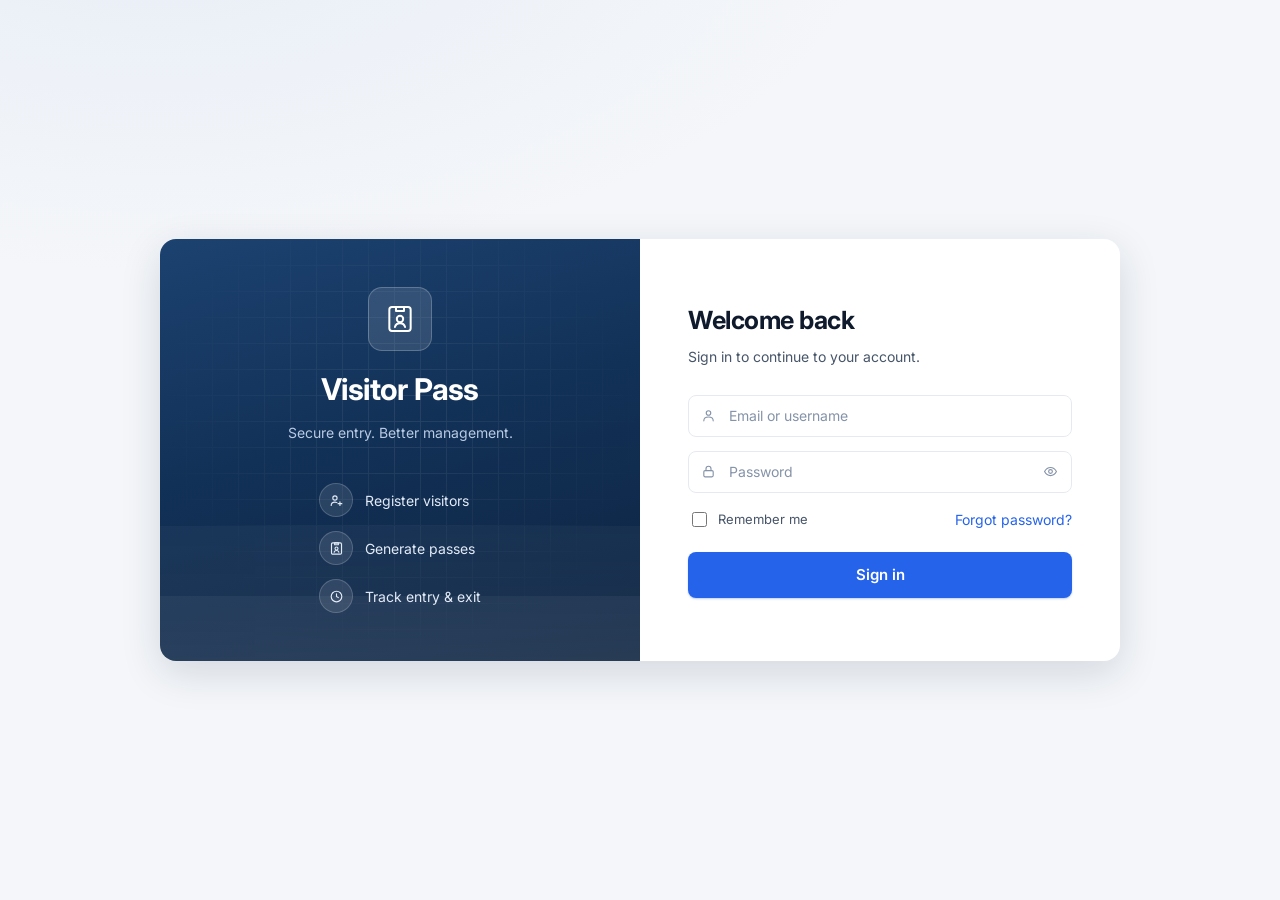
<file: visitorpass/dashboard.html>
<!DOCTYPE html>
<html lang="en">
<head>
<meta charset="UTF-8">
<meta name="viewport" content="width=device-width, initial-scale=1, viewport-fit=cover">
<title>Dashboard — Visitor Pass</title>
<link rel="preconnect" href="https://fonts.googleapis.com">
<link rel="preconnect" href="https://fonts.gstatic.com" crossorigin>
<link href="https://fonts.googleapis.com/css2?family=Inter:wght@400;500;600;700&display=swap" rel="stylesheet">
<link rel="stylesheet" href="css/style.css">
</head>
<body>

<!-- js/ui.js builds the sidebar and top bar, then moves this
     <main> into place and removes the hidden attribute -->
<main class="page" hidden>
  <div class="page-head">
    <h1>Dashboard</h1>
    <p>An overview of today's visitors.</p>
  </div>

  <div class="stats" id="stats"></div>

  <div class="dash-grid">
    <section class="card">
      <div class="card-head"><h2>Recent visitors</h2></div>
      <div class="table-scroll">
        <table>
          <thead>
            <tr><th>Name</th><th>Purpose</th><th>Check in</th><th>Status</th></tr>
          </thead>
          <tbody id="recentBody"></tbody>
        </table>
      </div>
    </section>

    <section class="card">
      <div class="card-head"><h2>Visitors this week</h2></div>
      <div class="card-body" id="chartBox"></div>
    </section>
  </div>
</main>

<script src="js/icons.js"></script>
<script src="js/store.js"></script>
<script src="js/toast.js"></script>
<script src="js/dashboard.js"></script>
<script src="js/ui.js"></script>
</body>
</html>
</file>
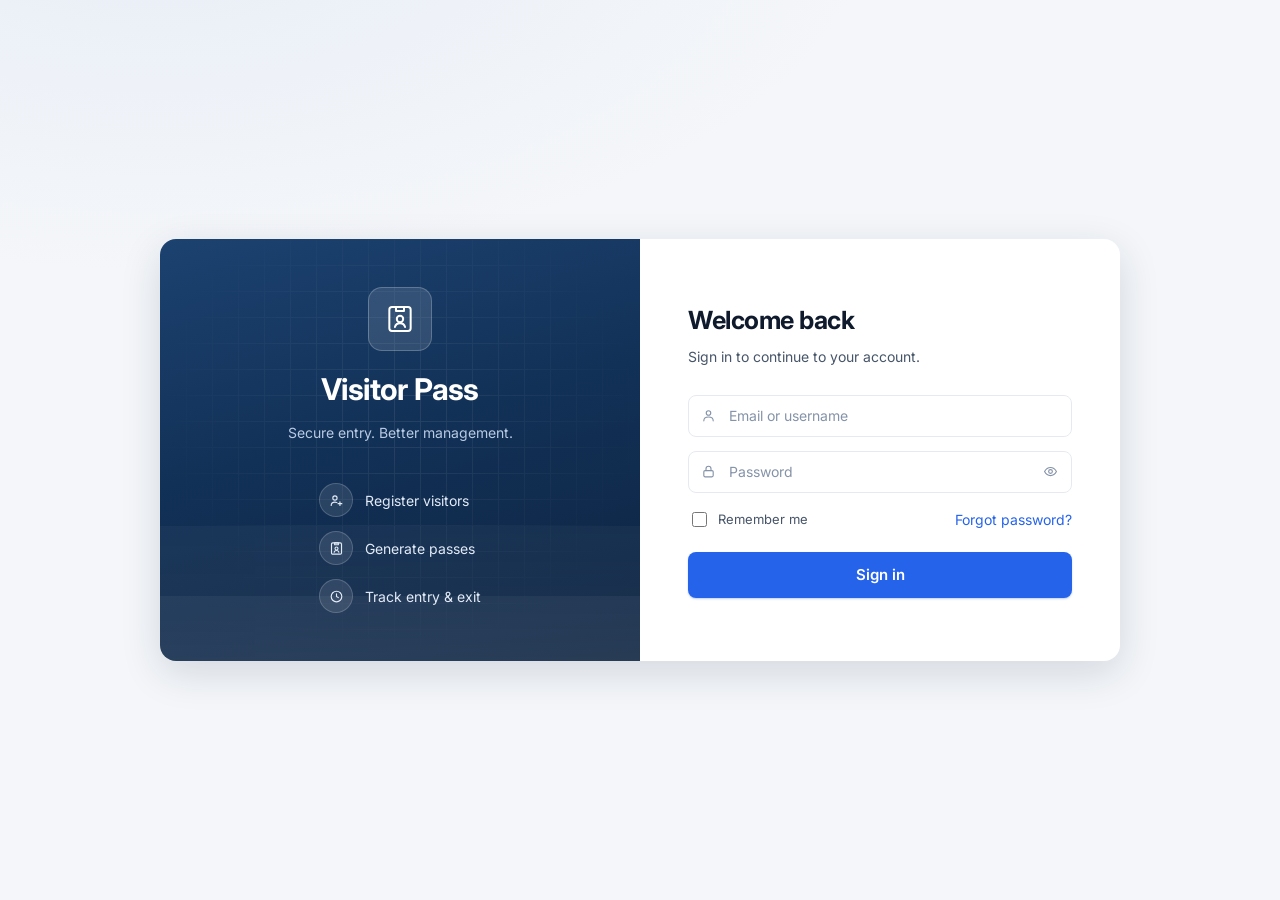
<file: visitorpass/new-visitor.html>
<!DOCTYPE html>
<html lang="en">
<head>
<meta charset="UTF-8">
<meta name="viewport" content="width=device-width, initial-scale=1, viewport-fit=cover">
<title>New visitor — Visitor Pass</title>
<link rel="preconnect" href="https://fonts.googleapis.com">
<link rel="preconnect" href="https://fonts.gstatic.com" crossorigin>
<link href="https://fonts.googleapis.com/css2?family=Inter:wght@400;500;600;700&display=swap" rel="stylesheet">
<link rel="stylesheet" href="css/style.css">
</head>
<body>

<!-- js/ui.js builds the sidebar and top bar, then moves this
     <main> into place and removes the hidden attribute -->
<main class="page" hidden>
  <div class="page-head">
    <h1>Visitor registration</h1>
    <p>Fill in the details below to generate a visitor pass.</p>
  </div>

  <section class="card">
    <div class="card-body">
      <form id="regForm" novalidate>
        <div class="form-grid">

          <div class="field">
            <label for="f-name">Full name<span class="req">*</span></label>
            <input type="text" id="f-name" placeholder="Enter visitor name" autocomplete="off">
            <span class="err" data-for="f-name"></span>
          </div>

          <div class="field">
            <label for="f-mobile">Mobile number<span class="req">*</span></label>
            <input type="tel" id="f-mobile" placeholder="10-digit mobile number" inputmode="numeric" maxlength="10">
            <span class="err" data-for="f-mobile"></span>
          </div>

          <div class="field">
            <label for="f-email">Email id</label>
            <input type="email" id="f-email" placeholder="Optional">
            <span class="err" data-for="f-email"></span>
          </div>

          <div class="field">
            <label for="f-purpose">Purpose of visit<span class="req">*</span></label>
            <select id="f-purpose"></select>
            <span class="err" data-for="f-purpose"></span>
          </div>

          <div class="field">
            <label for="f-meet">Person to meet<span class="req">*</span></label>
            <input type="text" id="f-meet" placeholder="Enter person's name">
            <span class="err" data-for="f-meet"></span>
          </div>

          <div class="field">
            <label for="f-dept">Department / room no.</label>
            <input type="text" id="f-dept" placeholder="Optional">
          </div>

          <div class="field">
            <label for="f-date">Date of visit<span class="req">*</span></label>
            <input type="date" id="f-date">
            <span class="err" data-for="f-date"></span>
          </div>

          <div class="field">
            <label for="f-time">Time of visit<span class="req">*</span></label>
            <input type="time" id="f-time">
            <span class="err" data-for="f-time"></span>
          </div>

          <div class="field photo-field">
            <label for="f-photo">Visitor photo</label>
            <div class="photo-pick">
              <div class="photo-preview" id="photoPreview"><svg viewBox="0 0 100 116"><use href="#face"/></svg></div>
              <div>
                <input type="file" id="f-photo" accept="image/jpeg,image/png,image/webp">
                <button type="button" class="btn btn-ghost" id="photoRemove" hidden>Remove photo</button>
                <small class="muted">Optional. Appears on the pass. JPEG, PNG or WebP.</small>
              </div>
            </div>
            <span class="err" data-for="f-photo"></span>
          </div>

        </div>

        <div class="form-actions">
          <button type="button" class="btn btn-ghost" id="resetBtn">Reset</button>
          <button type="submit" class="btn btn-primary">Generate pass</button>
        </div>
      </form>
    </div>
  </section>
</main>

<script src="js/icons.js"></script>
<script src="js/store.js"></script>
<script src="js/toast.js"></script>
<script src="js/new-visitor.js"></script>
<script src="js/ui.js"></script>
</body>
</html>
</file>
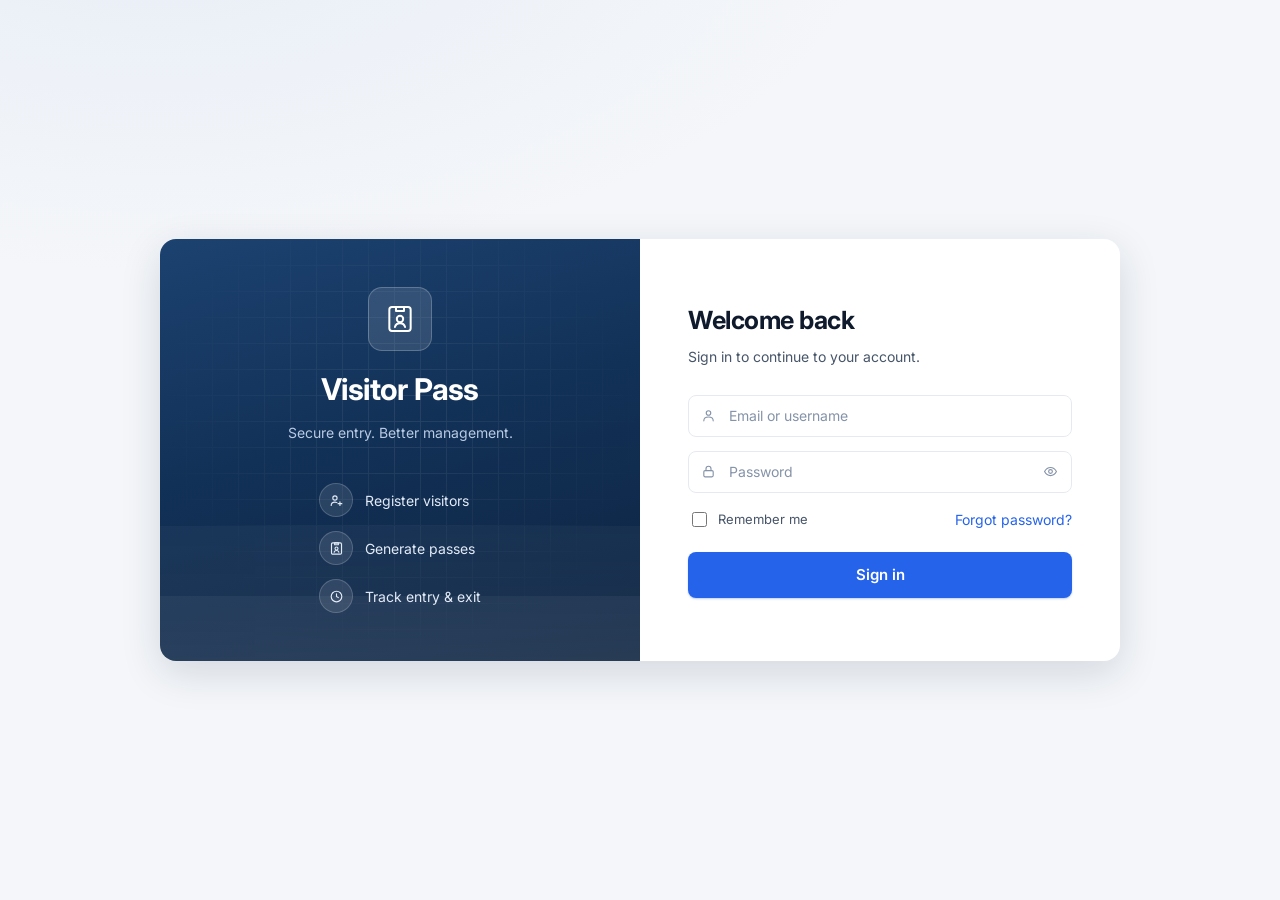
<file: visitorpass/pass-history.html>
<!DOCTYPE html>
<html lang="en">
<head>
<meta charset="UTF-8">
<meta name="viewport" content="width=device-width, initial-scale=1, viewport-fit=cover">
<title>Pass history — Visitor Pass</title>
<link rel="preconnect" href="https://fonts.googleapis.com">
<link rel="preconnect" href="https://fonts.gstatic.com" crossorigin>
<link href="https://fonts.googleapis.com/css2?family=Inter:wght@400;500;600;700&display=swap" rel="stylesheet">
<link rel="stylesheet" href="css/style.css">
</head>
<body>

<!-- js/ui.js builds the sidebar and top bar, then moves this
     <main> into place and removes the hidden attribute -->
<main class="page" hidden>
  <div class="page-head">
    <h1>Pass history</h1>
    <p>Completed visits, with entry and exit times.</p>
  </div>

  <section class="card">
    <div class="list-tools">
      <div class="control has-icon">
        <svg class="icon icon-sm"><use href="#i-search"/></svg>
        <input type="text" id="searchBox" placeholder="Search by name, mobile or purpose">
      </div>
      <div class="control has-icon date">
        <svg class="icon icon-sm"><use href="#i-calendar"/></svg>
        <input type="date" id="dateBox">
      </div>
      <button class="btn btn-ghost" id="clearBtn" hidden>Clear</button>
    </div>

    <div class="table-scroll">
      <table>
        <thead>
          <tr>
            <th>S.no</th><th>Name</th><th>Mobile</th><th>Purpose</th>
            <th>Check in</th><th>Check out</th><th>Status</th><th>Action</th>
          </tr>
        </thead>
        <tbody id="tableBody"></tbody>
      </table>
    </div>

    <div class="table-foot">
      <span class="count" id="rowCount"></span>
      <div class="pager" id="pager"></div>
    </div>
  </section>
</main>

<script src="js/icons.js"></script>
<script src="js/store.js"></script>
<script src="js/toast.js"></script>
<script>window.TABLE_MODE = "completed";</script>
<script src="js/visitor-table.js"></script>
<script src="js/ui.js"></script>
</body>
</html>
</file>
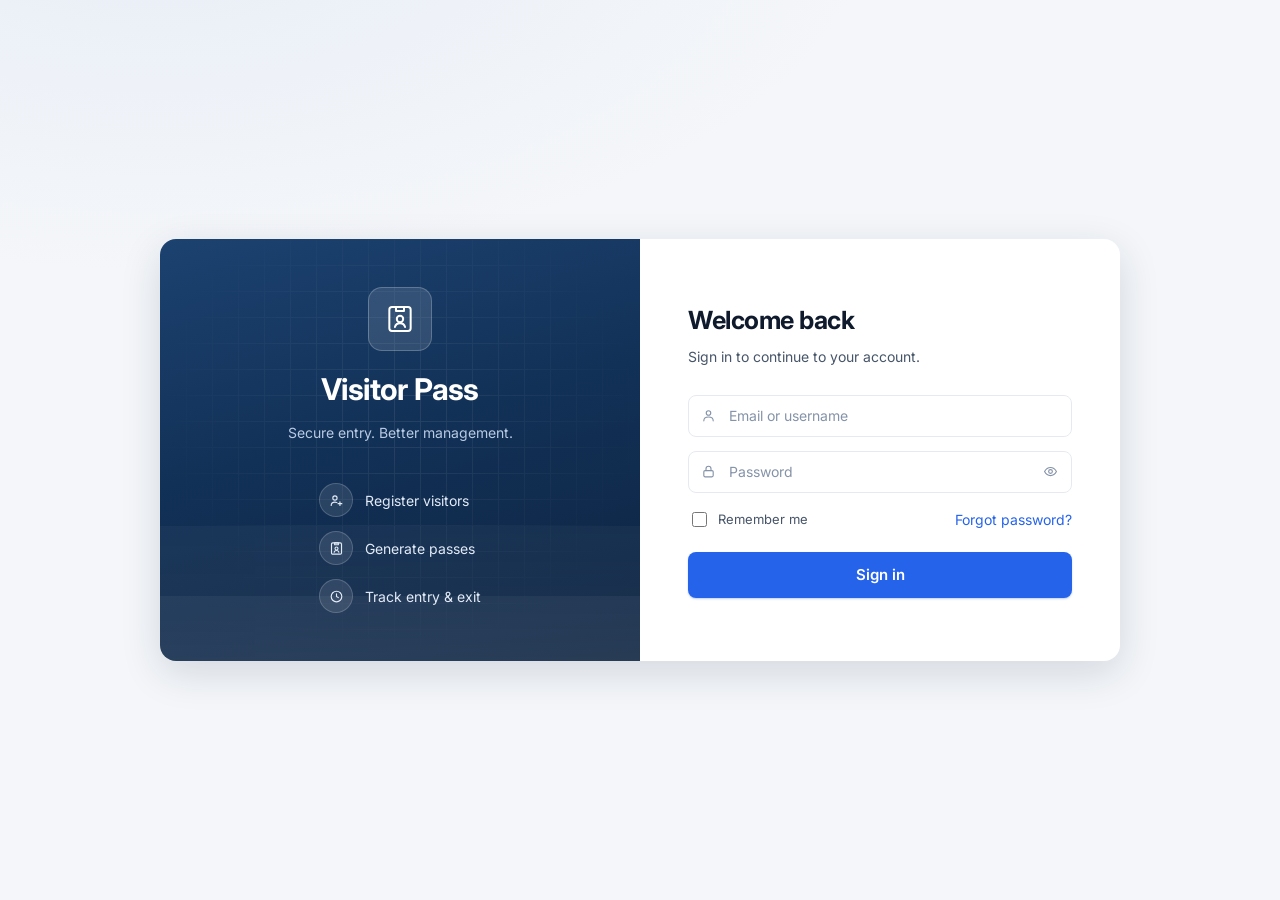
<file: visitorpass/settings.html>
<!DOCTYPE html>
<html lang="en">
<head>
<meta charset="UTF-8">
<meta name="viewport" content="width=device-width, initial-scale=1, viewport-fit=cover">
<title>Settings — Visitor Pass</title>
<link rel="preconnect" href="https://fonts.googleapis.com">
<link rel="preconnect" href="https://fonts.gstatic.com" crossorigin>
<link href="https://fonts.googleapis.com/css2?family=Inter:wght@400;500;600;700&display=swap" rel="stylesheet">
<link rel="stylesheet" href="css/style.css">
</head>
<body>

<!-- js/ui.js builds the sidebar and top bar, then moves this
     <main> into place and removes the hidden attribute -->
<main class="page" hidden>
  <div class="page-head">
    <h1>Profile settings</h1>
    <p>Manage your account details and preferences.</p>
  </div>

  <section class="card">
    <div class="card-body">

      <div class="profile-top">
        <span class="avatar"><svg viewBox="0 0 100 116"><use href="#face"/></svg></span>
        <span class="who">
          <strong id="profName"></strong>
          <span id="profEmail"></span>
        </span>
        <button class="btn btn-ghost" id="photoBtn">
          <svg class="icon icon-sm"><use href="#i-camera"/></svg> Change photo
        </button>
      </div>

      <form id="profForm" novalidate>
        <div class="form-grid-3">
          <div class="field">
            <label for="p-name">Full name</label>
            <input type="text" id="p-name">
            <span class="err" data-for="p-name"></span>
          </div>
          <div class="field">
            <label for="p-email">Email address</label>
            <input type="email" id="p-email">
            <span class="err" data-for="p-email"></span>
          </div>
          <div class="field">
            <label for="p-phone">Phone number</label>
            <input type="tel" id="p-phone" maxlength="10" inputmode="numeric">
            <span class="err" data-for="p-phone"></span>
          </div>
        </div>

        <h3 class="section-title">Change password</h3>
        <div class="form-grid-3">
          <div class="field">
            <label for="p-cur">Current password</label>
            <div class="control has-icon">
              <svg class="icon icon-sm"><use href="#i-lock"/></svg>
              <input type="password" id="p-cur" autocomplete="current-password">
            </div>
          </div>
          <div class="field">
            <label for="p-new">New password</label>
            <div class="control has-icon">
              <svg class="icon icon-sm"><use href="#i-lock"/></svg>
              <input type="password" id="p-new" autocomplete="new-password">
            </div>
          </div>
          <div class="field">
            <label for="p-conf">Confirm password</label>
            <div class="control has-icon">
              <svg class="icon icon-sm"><use href="#i-lock"/></svg>
              <input type="password" id="p-conf" autocomplete="new-password">
            </div>
            <span class="err" data-for="p-conf"></span>
          </div>
        </div>

        <div class="form-actions" style="justify-content:flex-end">
          <button type="submit" class="btn btn-primary">Update profile</button>
        </div>
      </form>

    </div>
  </section>
</main>

<script src="js/icons.js"></script>
<script src="js/store.js"></script>
<script src="js/toast.js"></script>
<script src="js/settings.js"></script>
<script src="js/ui.js"></script>
</body>
</html>
</file>
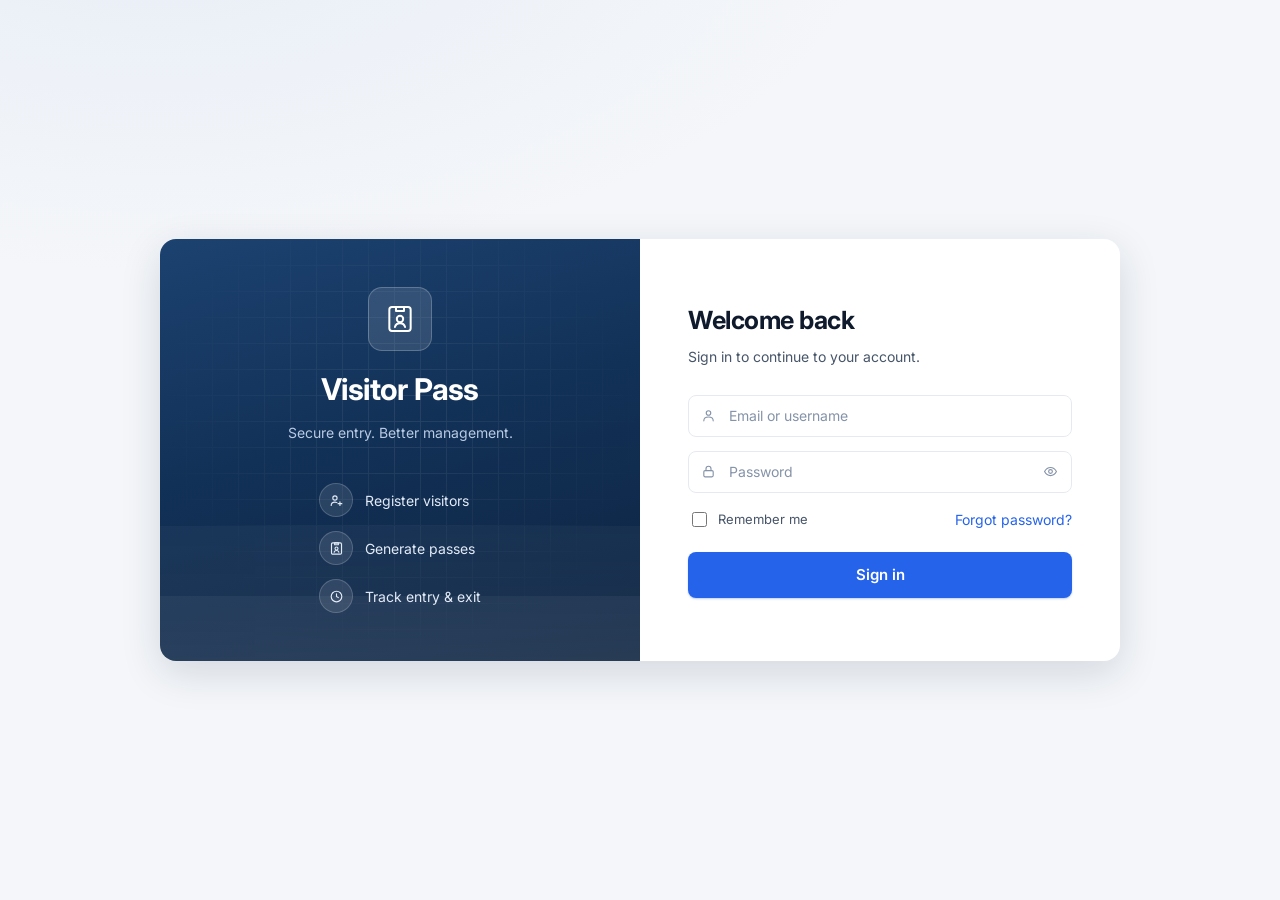
<file: visitorpass/visitor-list.html>
<!DOCTYPE html>
<html lang="en">
<head>
<meta charset="UTF-8">
<meta name="viewport" content="width=device-width, initial-scale=1, viewport-fit=cover">
<title>Visitor list — Visitor Pass</title>
<link rel="preconnect" href="https://fonts.googleapis.com">
<link rel="preconnect" href="https://fonts.gstatic.com" crossorigin>
<link href="https://fonts.googleapis.com/css2?family=Inter:wght@400;500;600;700&display=swap" rel="stylesheet">
<link rel="stylesheet" href="css/style.css">
</head>
<body>

<!-- js/ui.js builds the sidebar and top bar, then moves this
     <main> into place and removes the hidden attribute -->
<main class="page" hidden>
  <div class="page-head">
    <h1>Visitor list</h1>
    <p>View and manage all registered visitors.</p>
  </div>

  <section class="card">
    <div class="list-tools">
      <div class="control has-icon">
        <svg class="icon icon-sm"><use href="#i-search"/></svg>
        <input type="text" id="searchBox" placeholder="Search by name, mobile or purpose">
      </div>
      <div class="control has-icon date">
        <svg class="icon icon-sm"><use href="#i-calendar"/></svg>
        <input type="date" id="dateBox">
      </div>
      <button class="btn btn-ghost" id="clearBtn" hidden>Clear</button>
    </div>

    <div class="table-scroll">
      <table>
        <thead>
          <tr>
            <th>S.no</th><th>Name</th><th>Mobile</th><th>Purpose</th>
            <th>Check in</th><th>Check out</th><th>Status</th><th>Action</th>
          </tr>
        </thead>
        <tbody id="tableBody"></tbody>
      </table>
    </div>

    <div class="table-foot">
      <span class="count" id="rowCount"></span>
      <div class="pager" id="pager"></div>
    </div>
  </section>
</main>

<script src="js/icons.js"></script>
<script src="js/store.js"></script>
<script src="js/toast.js"></script>
<script>window.TABLE_MODE = "all";</script>
<script src="js/visitor-table.js"></script>
<script src="js/ui.js"></script>
</body>
</html>
</file>
<file: frontend/css/style.css>
/* ==========================================================================
   VisitorPass Modern Design System
   Color Palette: Deep Slate, Enterprise Blue, Emerald, Rose
   Typography: Inter & Plus Jakarta Sans
   ========================================================================== */

:root {
  --primary: #2563eb;
  --primary-hover: #1d4ed8;
  --primary-light: #eff6ff;
  --primary-border: #bfdbfe;
  
  --secondary: #475569;
  --secondary-hover: #334155;
  --secondary-light: #f8fafc;

  --success: #16a34a;
  --success-bg: #dcfce7;
  --success-border: #86efac;
  --success-text: #15803d;

  --warning: #d97706;
  --warning-bg: #fef3c7;
  --warning-border: #fde68a;
  --warning-text: #b45309;

  --danger: #dc2626;
  --danger-bg: #fee2e2;
  --danger-border: #fca5a5;
  --danger-text: #b91c1c;

  --bg-page: #f8fafc;
  --bg-surface: #ffffff;
  --bg-surface-subtle: #f1f5f9;
  
  --text-main: #0f172a;
  --text-muted: #64748b;
  --text-light: #94a3b8;
  --text-inverse: #ffffff;

  --border-light: #e2e8f0;
  --border-subtle: #cbd5e1;

  --radius-sm: 6px;
  --radius-md: 10px;
  --radius-lg: 14px;
  --radius-xl: 20px;
  --radius-full: 9999px;

  --shadow-xs: 0 1px 2px 0 rgb(0 0 0 / 0.05);
  --shadow-sm: 0 1px 3px 0 rgb(0 0 0 / 0.1), 0 1px 2px -1px rgb(0 0 0 / 0.1);
  --shadow-md: 0 4px 6px -1px rgb(0 0 0 / 0.1), 0 2px 4px -2px rgb(0 0 0 / 0.1);
  --shadow-lg: 0 10px 15px -3px rgb(0 0 0 / 0.1), 0 4px 6px -4px rgb(0 0 0 / 0.1);
  --shadow-xl: 0 20px 25px -5px rgb(0 0 0 / 0.1), 0 8px 10px -6px rgb(0 0 0 / 0.1);

  --sidebar-width: 260px;
  --header-height: 70px;
  --font-family: 'Plus Jakarta Sans', 'Inter', -apple-system, BlinkMacSystemFont, "Segoe UI", Roboto, sans-serif;
}

* {
  margin: 0;
  padding: 0;
  box-sizing: border-box;
}

body {
  font-family: var(--font-family);
  background-color: var(--bg-page);
  color: var(--text-main);
  line-height: 1.5;
  -webkit-font-smoothing: antialiased;
  min-height: 100vh;
}

/* --------------------------------------------------------------------------
   App Layout
   -------------------------------------------------------------------------- */
.app-container {
  display: flex;
  min-height: 100vh;
  position: relative;
}

/* Sidebar */
.sidebar {
  width: var(--sidebar-width);
  background: var(--bg-surface);
  border-right: 1px solid var(--border-light);
  display: flex;
  flex-direction: column;
  position: fixed;
  top: 0;
  bottom: 0;
  left: 0;
  z-index: 100;
  transition: transform 0.3s cubic-bezier(0.4, 0, 0.2, 1);
}

.brand {
  height: var(--header-height);
  display: flex;
  align-items: center;
  padding: 0 24px;
  gap: 12px;
  border-bottom: 1px solid var(--border-light);
}

.brand-icon {
  width: 40px;
  height: 40px;
  background: linear-gradient(135deg, var(--primary) 0%, #1d4ed8 100%);
  border-radius: var(--radius-md);
  display: flex;
  align-items: center;
  justify-content: center;
  color: white;
  box-shadow: 0 4px 10px rgba(37, 99, 235, 0.3);
}

.brand-title {
  font-size: 1.2rem;
  font-weight: 700;
  color: var(--text-main);
  letter-spacing: -0.02em;
}

.brand-title span {
  color: var(--primary);
}

.brand-tag {
  font-size: 0.65rem;
  font-weight: 600;
  text-transform: uppercase;
  background: var(--primary-light);
  color: var(--primary);
  padding: 2px 6px;
  border-radius: 4px;
  margin-left: 4px;
}

.nav-menu {
  flex: 1;
  padding: 20px 14px;
  display: flex;
  flex-direction: column;
  gap: 6px;
  overflow-y: auto;
}

.nav-heading {
  font-size: 0.72rem;
  font-weight: 700;
  text-transform: uppercase;
  letter-spacing: 0.05em;
  color: var(--text-light);
  padding: 10px 12px 6px;
}

.nav-item {
  display: flex;
  align-items: center;
  gap: 12px;
  padding: 11px 14px;
  color: var(--text-muted);
  text-decoration: none;
  font-size: 0.92rem;
  font-weight: 500;
  border-radius: var(--radius-md);
  transition: all 0.2s ease;
  position: relative;
}

.nav-item:hover {
  background-color: var(--bg-surface-subtle);
  color: var(--text-main);
}

.nav-item.active {
  background: var(--primary-light);
  color: var(--primary);
  font-weight: 600;
}

.nav-item.active::before {
  content: '';
  position: absolute;
  left: 0;
  top: 6px;
  bottom: 6px;
  width: 4px;
  background: var(--primary);
  border-radius: 0 4px 4px 0;
}

.nav-item svg {
  width: 20px;
  height: 20px;
  stroke-width: 2;
  flex-shrink: 0;
}

.nav-badge {
  margin-left: auto;
  font-size: 0.75rem;
  font-weight: 700;
  padding: 2px 8px;
  border-radius: var(--radius-full);
  background: var(--bg-surface-subtle);
  color: var(--text-muted);
}

.nav-badge.active-badge {
  background: var(--success-bg);
  color: var(--success-text);
  border: 1px solid var(--success-border);
}

.sidebar-footer {
  padding: 16px 20px;
  border-top: 1px solid var(--border-light);
  background: var(--bg-surface);
}

.desk-status {
  display: flex;
  align-items: center;
  gap: 10px;
  padding: 8px 12px;
  background: var(--bg-surface-subtle);
  border-radius: var(--radius-md);
  font-size: 0.82rem;
}

.status-indicator {
  width: 10px;
  height: 10px;
  border-radius: 50%;
  background: var(--success);
  position: relative;
}

.status-indicator::after {
  content: '';
  position: absolute;
  inset: -3px;
  border-radius: 50%;
  background: var(--success);
  opacity: 0.4;
  animation: pulse-ring 2s infinite;
}

@keyframes pulse-ring {
  0% { transform: scale(0.9); opacity: 0.6; }
  50% { transform: scale(1.6); opacity: 0; }
  100% { transform: scale(0.9); opacity: 0; }
}

/* Main Content Area */
.main-content {
  flex: 1;
  margin-left: var(--sidebar-width);
  min-height: 100vh;
  display: flex;
  flex-direction: column;
}

/* Header */
.top-header {
  height: var(--header-height);
  background: var(--bg-surface);
  border-bottom: 1px solid var(--border-light);
  display: flex;
  align-items: center;
  justify-content: space-between;
  padding: 0 32px;
  position: sticky;
  top: 0;
  z-index: 90;
  backdrop-filter: blur(8px);
}

.header-left {
  display: flex;
  align-items: center;
  gap: 16px;
}

.menu-toggle {
  display: none;
  background: none;
  border: none;
  cursor: pointer;
  color: var(--text-muted);
  padding: 6px;
  border-radius: var(--radius-sm);
}

.header-title-wrap h1 {
  font-size: 1.25rem;
  font-weight: 700;
  color: var(--text-main);
  letter-spacing: -0.01em;
}

.header-title-wrap p {
  font-size: 0.8rem;
  color: var(--text-muted);
}

.header-right {
  display: flex;
  align-items: center;
  gap: 16px;
}

.live-clock-badge {
  display: flex;
  align-items: center;
  gap: 8px;
  background: var(--bg-surface-subtle);
  border: 1px solid var(--border-light);
  padding: 6px 14px;
  border-radius: var(--radius-full);
  font-size: 0.82rem;
  font-weight: 600;
  color: var(--text-muted);
}

/* Content Body */
.page-body {
  padding: 28px 32px;
  flex: 1;
}

/* --------------------------------------------------------------------------
   Cards & Grids
   -------------------------------------------------------------------------- */
.stats-grid {
  display: grid;
  grid-template-columns: repeat(auto-fit, minmax(240px, 1fr));
  gap: 20px;
  margin-bottom: 28px;
}

.stat-card {
  background: var(--bg-surface);
  border: 1px solid var(--border-light);
  border-radius: var(--radius-lg);
  padding: 22px 24px;
  box-shadow: var(--shadow-sm);
  display: flex;
  align-items: flex-start;
  justify-content: space-between;
  transition: transform 0.2s ease, box-shadow 0.2s ease;
  position: relative;
  overflow: hidden;
}

.stat-card:hover {
  transform: translateY(-2px);
  box-shadow: var(--shadow-md);
}

.stat-card::after {
  content: '';
  position: absolute;
  top: 0;
  left: 0;
  right: 0;
  height: 3px;
  background: transparent;
}

.stat-card.card-blue::after { background: var(--primary); }
.stat-card.card-green::after { background: var(--success); }
.stat-card.card-amber::after { background: var(--warning); }
.stat-card.card-purple::after { background: #8b5cf6; }

.stat-info {
  display: flex;
  flex-direction: column;
}

.stat-label {
  font-size: 0.82rem;
  font-weight: 600;
  color: var(--text-muted);
  text-transform: uppercase;
  letter-spacing: 0.03em;
  margin-bottom: 6px;
}

.stat-value {
  font-size: 2rem;
  font-weight: 800;
  color: var(--text-main);
  line-height: 1.1;
  letter-spacing: -0.02em;
}

.stat-subtext {
  font-size: 0.78rem;
  color: var(--text-light);
  margin-top: 6px;
}

.stat-icon {
  width: 48px;
  height: 48px;
  border-radius: var(--radius-md);
  display: flex;
  align-items: center;
  justify-content: center;
}

.stat-card.card-blue .stat-icon { background: var(--primary-light); color: var(--primary); }
.stat-card.card-green .stat-icon { background: var(--success-bg); color: var(--success-text); }
.stat-card.card-amber .stat-icon { background: var(--warning-bg); color: var(--warning-text); }
.stat-card.card-purple .stat-icon { background: #f3e8ff; color: #7c3aed; }

/* Standard Content Card */
.content-card {
  background: var(--bg-surface);
  border: 1px solid var(--border-light);
  border-radius: var(--radius-lg);
  box-shadow: var(--shadow-sm);
  margin-bottom: 24px;
  overflow: hidden;
}

.card-header {
  padding: 18px 24px;
  border-bottom: 1px solid var(--border-light);
  display: flex;
  align-items: center;
  justify-content: space-between;
  flex-wrap: wrap;
  gap: 12px;
}

.card-title-group h2 {
  font-size: 1.1rem;
  font-weight: 700;
  color: var(--text-main);
}

.card-title-group p {
  font-size: 0.82rem;
  color: var(--text-muted);
  margin-top: 2px;
}

.card-actions {
  display: flex;
  align-items: center;
  gap: 10px;
}

.card-body {
  padding: 24px;
}

/* --------------------------------------------------------------------------
   Buttons
   -------------------------------------------------------------------------- */
.btn {
  display: inline-flex;
  align-items: center;
  justify-content: center;
  gap: 8px;
  font-family: inherit;
  font-size: 0.88rem;
  font-weight: 600;
  padding: 9px 16px;
  border-radius: var(--radius-md);
  cursor: pointer;
  transition: all 0.2s ease;
  border: 1px solid transparent;
  text-decoration: none;
  white-space: nowrap;
}

.btn-primary {
  background-color: var(--primary);
  color: white;
  box-shadow: 0 2px 4px rgba(37, 99, 235, 0.2);
}

.btn-primary:hover {
  background-color: var(--primary-hover);
  box-shadow: 0 4px 8px rgba(37, 99, 235, 0.3);
}

.btn-secondary {
  background-color: var(--bg-surface);
  border-color: var(--border-light);
  color: var(--text-main);
}

.btn-secondary:hover {
  background-color: var(--bg-surface-subtle);
  border-color: var(--border-subtle);
}

.btn-success {
  background-color: var(--success);
  color: white;
}

.btn-success:hover {
  background-color: #15803d;
}

.btn-danger {
  background-color: var(--danger-bg);
  color: var(--danger-text);
  border-color: var(--danger-border);
}

.btn-danger:hover {
  background-color: var(--danger);
  color: white;
}

.btn-sm {
  font-size: 0.78rem;
  padding: 6px 11px;
  border-radius: var(--radius-sm);
}

.btn-lg {
  font-size: 1rem;
  padding: 12px 22px;
  border-radius: var(--radius-lg);
}

.btn svg {
  width: 17px;
  height: 17px;
}

/* --------------------------------------------------------------------------
   Tables
   -------------------------------------------------------------------------- */
.table-responsive {
  width: 100%;
  overflow-x: auto;
  -webkit-overflow-scrolling: touch;
}

.data-table {
  width: 100%;
  border-collapse: collapse;
  text-align: left;
  font-size: 0.88rem;
}

.data-table th {
  background-color: var(--bg-surface-subtle);
  color: var(--text-muted);
  font-weight: 600;
  text-transform: uppercase;
  font-size: 0.74rem;
  letter-spacing: 0.04em;
  padding: 12px 18px;
  border-bottom: 1px solid var(--border-light);
  white-space: nowrap;
}

.data-table td {
  padding: 14px 18px;
  border-bottom: 1px solid var(--border-light);
  color: var(--text-main);
  vertical-align: middle;
}

.data-table tbody tr {
  transition: background-color 0.15s ease;
}

.data-table tbody tr:hover {
  background-color: #f8fafc;
}

.visitor-id-tag {
  font-family: ui-monospace, SFMono-Regular, Menlo, Monaco, Consolas, monospace;
  font-weight: 600;
  font-size: 0.82rem;
  background: var(--bg-surface-subtle);
  color: var(--primary);
  padding: 3px 7px;
  border-radius: 4px;
  border: 1px solid var(--border-light);
  display: inline-block;
}

.visitor-user-cell {
  display: flex;
  align-items: center;
  gap: 12px;
}

.visitor-avatar {
  width: 36px;
  height: 36px;
  border-radius: var(--radius-full);
  background: var(--primary-light);
  color: var(--primary);
  font-weight: 700;
  font-size: 0.85rem;
  display: flex;
  align-items: center;
  justify-content: center;
  flex-shrink: 0;
}

.visitor-meta-name {
  font-weight: 600;
  color: var(--text-main);
}

.visitor-meta-sub {
  font-size: 0.76rem;
  color: var(--text-muted);
}

/* Status Badges */
.badge {
  display: inline-flex;
  align-items: center;
  gap: 6px;
  font-size: 0.76rem;
  font-weight: 600;
  padding: 4px 10px;
  border-radius: var(--radius-full);
  white-space: nowrap;
}

.badge-in {
  background-color: var(--success-bg);
  color: var(--success-text);
  border: 1px solid var(--success-border);
}

.badge-out {
  background-color: var(--bg-surface-subtle);
  color: var(--text-muted);
  border: 1px solid var(--border-light);
}

.badge-dot {
  width: 6px;
  height: 6px;
  border-radius: 50%;
  background-color: currentColor;
}

.badge-in .badge-dot {
  animation: pulse-ring 2s infinite;
}

/* Action Button Groups in Tables */
.action-buttons {
  display: flex;
  align-items: center;
  gap: 6px;
}

.action-btn {
  padding: 5px 9px;
  border-radius: var(--radius-sm);
  background: transparent;
  border: 1px solid var(--border-light);
  color: var(--text-muted);
  cursor: pointer;
  display: inline-flex;
  align-items: center;
  justify-content: center;
  transition: all 0.15s ease;
  font-size: 0.78rem;
  font-weight: 500;
  text-decoration: none;
}

.action-btn:hover {
  background: var(--bg-surface-subtle);
  color: var(--text-main);
}

.action-btn.btn-view:hover {
  border-color: var(--primary);
  color: var(--primary);
  background: var(--primary-light);
}

.action-btn.btn-checkout {
  background: var(--warning-bg);
  border-color: var(--warning-border);
  color: var(--warning-text);
}

.action-btn.btn-checkout:hover {
  background: var(--warning);
  color: white;
}

.action-btn.btn-delete:hover {
  border-color: var(--danger-border);
  color: var(--danger-text);
  background: var(--danger-bg);
}

/* --------------------------------------------------------------------------
   Filter & Search Bars
   -------------------------------------------------------------------------- */
.filter-bar {
  background: var(--bg-surface);
  border: 1px solid var(--border-light);
  border-radius: var(--radius-lg);
  padding: 16px 20px;
  margin-bottom: 24px;
  display: flex;
  flex-wrap: wrap;
  align-items: center;
  justify-content: space-between;
  gap: 16px;
  box-shadow: var(--shadow-xs);
}

.search-input-wrap {
  position: relative;
  flex: 1;
  min-width: 250px;
}

.search-input-wrap svg {
  position: absolute;
  left: 12px;
  top: 50%;
  transform: translateY(-50%);
  color: var(--text-light);
  width: 18px;
  height: 18px;
}

.search-input-wrap input {
  width: 100%;
  padding: 9px 12px 9px 38px;
  border: 1px solid var(--border-light);
  border-radius: var(--radius-md);
  font-family: inherit;
  font-size: 0.88rem;
  color: var(--text-main);
  background: var(--bg-surface-subtle);
  transition: border-color 0.2s, background-color 0.2s;
}

.search-input-wrap input:focus {
  outline: none;
  border-color: var(--primary);
  background: var(--bg-surface);
  box-shadow: 0 0 0 3px rgba(37, 99, 235, 0.12);
}

.filter-group {
  display: flex;
  align-items: center;
  gap: 10px;
  flex-wrap: wrap;
}

.filter-select, .filter-date {
  padding: 9px 12px;
  border: 1px solid var(--border-light);
  border-radius: var(--radius-md);
  font-family: inherit;
  font-size: 0.85rem;
  color: var(--text-main);
  background: var(--bg-surface);
  outline: none;
  cursor: pointer;
}

.filter-select:focus, .filter-date:focus {
  border-color: var(--primary);
  box-shadow: 0 0 0 3px rgba(37, 99, 235, 0.12);
}

/* --------------------------------------------------------------------------
   Forms & Inputs
   -------------------------------------------------------------------------- */
.form-grid {
  display: grid;
  grid-template-columns: repeat(2, 1fr);
  gap: 20px;
}

.form-group {
  display: flex;
  flex-direction: column;
  gap: 6px;
}

.form-group.col-full {
  grid-column: span 2;
}

.form-label {
  font-size: 0.84rem;
  font-weight: 600;
  color: var(--text-main);
}

.form-label .req {
  color: var(--danger);
  margin-left: 2px;
}

.form-control {
  width: 100%;
  padding: 10px 14px;
  border: 1px solid var(--border-light);
  border-radius: var(--radius-md);
  font-family: inherit;
  font-size: 0.9rem;
  color: var(--text-main);
  background: var(--bg-surface);
  transition: border-color 0.2s, box-shadow 0.2s;
}

.form-control:focus {
  outline: none;
  border-color: var(--primary);
  box-shadow: 0 0 0 3px rgba(37, 99, 235, 0.15);
}

.form-control.is-invalid {
  border-color: var(--danger);
  background-color: #fff8f8;
}

.invalid-feedback {
  font-size: 0.75rem;
  color: var(--danger);
  margin-top: 2px;
  display: none;
}

.form-control.is-invalid + .invalid-feedback {
  display: block;
}

.form-hint {
  font-size: 0.74rem;
  color: var(--text-muted);
}

.form-actions {
  display: flex;
  align-items: center;
  justify-content: flex-end;
  gap: 12px;
  margin-top: 28px;
  padding-top: 20px;
  border-top: 1px solid var(--border-light);
}

/* --------------------------------------------------------------------------
   Visitor Pass Badge (Printable & Modal)
   -------------------------------------------------------------------------- */
.badge-pass-container {
  display: flex;
  justify-content: center;
  padding: 10px 0;
}

.visitor-badge-card {
  width: 360px;
  background: #ffffff;
  border-radius: 18px;
  border: 2px solid #e2e8f0;
  box-shadow: 0 15px 35px rgba(15, 23, 42, 0.12);
  overflow: hidden;
  position: relative;
  font-family: var(--font-family);
  color: #0f172a;
}

.badge-top-lanyard {
  height: 24px;
  background: #0f172a;
  display: flex;
  justify-content: center;
  align-items: center;
}

.badge-lanyard-hole {
  width: 50px;
  height: 8px;
  border-radius: 4px;
  background: #e2e8f0;
}

.badge-header {
  background: linear-gradient(135deg, #1e3a8a 0%, #2563eb 100%);
  color: white;
  padding: 18px 20px;
  text-align: center;
}

.badge-company-name {
  font-size: 0.85rem;
  font-weight: 600;
  letter-spacing: 0.08em;
  text-transform: uppercase;
  opacity: 0.9;
}

.badge-pass-title {
  font-size: 1.3rem;
  font-weight: 800;
  letter-spacing: 0.05em;
  margin-top: 2px;
}

.badge-body {
  padding: 20px 22px;
  text-align: center;
}

.badge-avatar-wrap {
  width: 72px;
  height: 72px;
  border-radius: 50%;
  background: #eff6ff;
  border: 3px solid #2563eb;
  color: #2563eb;
  font-size: 1.6rem;
  font-weight: 800;
  display: flex;
  align-items: center;
  justify-content: center;
  margin: 0 auto 12px;
}

.badge-visitor-name {
  font-size: 1.3rem;
  font-weight: 800;
  color: #0f172a;
}

.badge-visitor-org {
  font-size: 0.85rem;
  color: #475569;
  font-weight: 500;
  margin-top: 2px;
}

.badge-id-box {
  display: inline-block;
  background: #f1f5f9;
  border: 1px dashed #94a3b8;
  padding: 4px 12px;
  border-radius: 6px;
  font-family: monospace;
  font-size: 0.95rem;
  font-weight: 700;
  color: #1e40af;
  margin: 12px 0 16px;
}

.badge-details-grid {
  display: grid;
  grid-template-columns: 1fr 1fr;
  gap: 10px;
  text-align: left;
  background: #f8fafc;
  padding: 14px;
  border-radius: 10px;
  border: 1px solid #e2e8f0;
  margin-bottom: 16px;
}

.badge-detail-item .label {
  font-size: 0.68rem;
  font-weight: 700;
  text-transform: uppercase;
  color: #64748b;
  letter-spacing: 0.03em;
}

.badge-detail-item .val {
  font-size: 0.82rem;
  font-weight: 600;
  color: #0f172a;
  word-break: break-word;
}

.badge-qr-area {
  display: flex;
  flex-direction: column;
  align-items: center;
  justify-content: center;
  padding-top: 10px;
  border-top: 1px dashed #cbd5e1;
}

.badge-qr-svg {
  width: 90px;
  height: 90px;
}

.badge-footer-note {
  font-size: 0.68rem;
  color: #94a3b8;
  margin-top: 6px;
}

/* Print Styles */
@media print {
  body * {
    visibility: hidden;
  }
  .visitor-badge-card, .visitor-badge-card * {
    visibility: visible;
  }
  .visitor-badge-card {
    position: absolute;
    left: 50%;
    top: 50%;
    transform: translate(-50%, -50%);
    box-shadow: none;
    border: 1px solid #000;
  }
  .modal-actions, .btn, .sidebar, .top-header {
    display: none !important;
  }
}

/* --------------------------------------------------------------------------
   Modal
   -------------------------------------------------------------------------- */
.modal-overlay {
  position: fixed;
  inset: 0;
  background: rgba(15, 23, 42, 0.6);
  backdrop-filter: blur(4px);
  z-index: 1000;
  display: flex;
  align-items: center;
  justify-content: center;
  padding: 20px;
  opacity: 0;
  pointer-events: none;
  transition: opacity 0.25s ease;
}

.modal-overlay.open {
  opacity: 1;
  pointer-events: auto;
}

.modal-window {
  background: var(--bg-surface);
  border-radius: var(--radius-xl);
  box-shadow: var(--shadow-xl);
  width: 100%;
  max-width: 540px;
  max-height: 90vh;
  overflow-y: auto;
  transform: translateY(20px);
  transition: transform 0.25s ease;
}

.modal-overlay.open .modal-window {
  transform: translateY(0);
}

.modal-header {
  padding: 20px 24px;
  border-bottom: 1px solid var(--border-light);
  display: flex;
  align-items: center;
  justify-content: space-between;
}

.modal-header h3 {
  font-size: 1.15rem;
  font-weight: 700;
  color: var(--text-main);
}

.modal-close {
  background: none;
  border: none;
  color: var(--text-muted);
  cursor: pointer;
  padding: 4px;
  border-radius: var(--radius-sm);
}

.modal-close:hover {
  background: var(--bg-surface-subtle);
  color: var(--text-main);
}

.modal-body {
  padding: 24px;
}

.modal-footer {
  padding: 16px 24px;
  border-top: 1px solid var(--border-light);
  display: flex;
  align-items: center;
  justify-content: flex-end;
  gap: 12px;
}

/* --------------------------------------------------------------------------
   Toast Notifications
   -------------------------------------------------------------------------- */
.toast-container {
  position: fixed;
  top: 24px;
  right: 24px;
  z-index: 9999;
  display: flex;
  flex-direction: column;
  gap: 12px;
  max-width: 380px;
  width: 100%;
  pointer-events: none;
}

.toast {
  pointer-events: auto;
  background: var(--bg-surface);
  border-radius: var(--radius-md);
  box-shadow: 0 10px 25px rgba(0, 0, 0, 0.12);
  border: 1px solid var(--border-light);
  padding: 14px 18px;
  display: flex;
  align-items: flex-start;
  gap: 12px;
  transform: translateX(120%);
  transition: transform 0.3s cubic-bezier(0.16, 1, 0.3, 1), opacity 0.3s ease;
  position: relative;
  overflow: hidden;
}

.toast.show {
  transform: translateX(0);
}

.toast.hide {
  transform: translateX(120%);
  opacity: 0;
}

.toast-icon {
  width: 22px;
  height: 22px;
  flex-shrink: 0;
  margin-top: 1px;
}

.toast-content {
  flex: 1;
}

.toast-title {
  font-size: 0.88rem;
  font-weight: 700;
  color: var(--text-main);
}

.toast-message {
  font-size: 0.8rem;
  color: var(--text-muted);
  margin-top: 2px;
}

.toast-close {
  background: none;
  border: none;
  color: var(--text-light);
  cursor: pointer;
  padding: 2px;
}

.toast-close:hover {
  color: var(--text-main);
}

.toast-success { border-left: 4px solid var(--success); }
.toast-success .toast-icon { color: var(--success); }

.toast-error { border-left: 4px solid var(--danger); }
.toast-error .toast-icon { color: var(--danger); }

.toast-warning { border-left: 4px solid var(--warning); }
.toast-warning .toast-icon { color: var(--warning); }

.toast-info { border-left: 4px solid var(--primary); }
.toast-info .toast-icon { color: var(--primary); }

/* --------------------------------------------------------------------------
   Empty States & Loading
   -------------------------------------------------------------------------- */
.empty-state {
  text-align: center;
  padding: 48px 20px;
}

.empty-icon {
  width: 64px;
  height: 64px;
  margin: 0 auto 16px;
  color: var(--text-light);
  background: var(--bg-surface-subtle);
  border-radius: 50%;
  display: flex;
  align-items: center;
  justify-content: center;
}

.empty-title {
  font-size: 1.05rem;
  font-weight: 700;
  color: var(--text-main);
  margin-bottom: 6px;
}

.empty-text {
  font-size: 0.85rem;
  color: var(--text-muted);
  max-width: 380px;
  margin: 0 auto 18px;
}

.spinner {
  display: inline-block;
  width: 18px;
  height: 18px;
  border: 2px solid rgba(255, 255, 255, 0.3);
  border-radius: 50%;
  border-top-color: white;
  animation: spin 0.8s linear infinite;
}

.spinner-dark {
  border-color: rgba(37, 99, 235, 0.2);
  border-top-color: var(--primary);
}

@keyframes spin {
  to { transform: rotate(360deg); }
}

/* --------------------------------------------------------------------------
   Responsive Design
   -------------------------------------------------------------------------- */
@media (max-width: 992px) {
  .sidebar {
    transform: translateX(-100%);
  }
  .sidebar.open {
    transform: translateX(0);
    box-shadow: 0 0 30px rgba(0, 0, 0, 0.2);
  }
  .main-content {
    margin-left: 0;
  }
  .menu-toggle {
    display: block;
  }
  .page-body {
    padding: 20px;
  }
  .form-grid {
    grid-template-columns: 1fr;
  }
  .form-group.col-full {
    grid-column: span 1;
  }
}

@media (max-width: 600px) {
  .top-header {
    padding: 0 16px;
  }
  .page-body {
    padding: 16px 12px;
  }
  .stats-grid {
    grid-template-columns: 1fr;
  }
  .filter-bar {
    flex-direction: column;
    align-items: stretch;
  }
}
</file>
<file: visitorpass/css/style.css>
/* ============================================================
   TOKENS
   ============================================================ */
:root{
  --navy:#0f2744;
  --navy-800:#15325a;
  --navy-700:#1d3f6e;
  --blue:#2563eb;
  --blue-600:#1d4ed8;
  --blue-50:#eff6ff;

  --bg:#f4f6f9;
  --surface:#ffffff;
  --line:#e6eaf0;
  --line-soft:#eff2f6;

  --ink:#0f1b2d;
  --ink-2:#475569;
  --ink-3:#8593a8;

  --green:#12a150;
  --green-bg:#e7f8ee;
  --cyan:#0e8ba8;
  --cyan-bg:#e3f4f9;
  --amber:#b7791f;
  --amber-bg:#fdf5e3;
  --pink-bg:#fdeef5;
  --pink:#b83280;
  --red:#d92d20;

  --r-sm:8px;
  --r:12px;
  --r-lg:16px;
  --shadow-sm:0 1px 2px rgba(15,39,68,.06), 0 1px 3px rgba(15,39,68,.05);
  --shadow:0 4px 16px rgba(15,39,68,.08);
  --shadow-lg:0 12px 40px rgba(15,39,68,.14);

  --sidebar-w:250px;
  --topbar-h:64px;

  box-sizing:border-box;
  padding-top:env(safe-area-inset-top,0px);
  padding-bottom:env(safe-area-inset-bottom,0px);
}
*,*::before,*::after{box-sizing:border-box}
html{scroll-padding-top:env(safe-area-inset-top,0px);-webkit-text-size-adjust:100%}
body{
  margin:0;
  background:var(--bg);
  color:var(--ink);
  font-family:'Inter',-apple-system,BlinkMacSystemFont,'Segoe UI',Roboto,Helvetica,Arial,sans-serif;
  font-size:14px;
  line-height:1.5;
  -webkit-font-smoothing:antialiased;
}
img{max-width:100%}
button,input,select,textarea{font:inherit;color:inherit}
button{cursor:pointer;border:none;background:none}
a{color:var(--blue);text-decoration:none}
a:hover{text-decoration:underline}
:focus-visible{outline:2px solid var(--blue);outline-offset:2px;border-radius:4px}
@media (prefers-reduced-motion:reduce){
  *{animation-duration:.001ms!important;transition-duration:.001ms!important}
}

/* ============================================================
   UTILITIES
   ============================================================ */
.hidden{display:none!important}
.muted{color:var(--ink-2)}
.icon{width:18px;height:18px;flex:0 0 auto;stroke:currentColor;fill:none;stroke-width:1.8;stroke-linecap:round;stroke-linejoin:round}
.icon-sm{width:15px;height:15px}

/* ============================================================
   BUTTONS / FORMS
   ============================================================ */
.btn{
  display:inline-flex;align-items:center;justify-content:center;gap:8px;
  height:40px;padding:0 18px;border-radius:var(--r-sm);
  font-size:14px;font-weight:600;
  transition:background .15s ease, box-shadow .15s ease, color .15s ease;
  white-space:nowrap;
}
.btn-primary{background:var(--blue);color:#fff;box-shadow:0 1px 2px rgba(37,99,235,.3)}
.btn-primary:hover{background:var(--blue-600)}
.btn-ghost{background:#fff;color:var(--ink-2);border:1px solid var(--line)}
.btn-ghost:hover{background:var(--line-soft);color:var(--ink)}
.btn-block{width:100%}
.btn-lg{height:46px;font-size:15px}

.field{display:flex;flex-direction:column;gap:7px;min-width:0}
.field label{font-size:13px;font-weight:500;color:var(--ink-2)}
.field .req{color:var(--red);margin-left:2px}
.control{position:relative;display:flex;align-items:center}
.control > .icon{position:absolute;left:13px;color:var(--ink-3);pointer-events:none}
.control.has-icon input,.control.has-icon select{padding-left:40px}
input[type=text],input[type=email],input[type=password],input[type=tel],input[type=date],input[type=time],select{
  width:100%;height:42px;padding:0 13px;
  background:#fff;border:1px solid var(--line);border-radius:var(--r-sm);
  font-size:14px;color:var(--ink);
  transition:border-color .15s ease, box-shadow .15s ease;
}
input::placeholder{color:var(--ink-3)}
input:hover,select:hover{border-color:#cfd7e3}
input:focus,select:focus{outline:none;border-color:var(--blue);box-shadow:0 0 0 3px rgba(37,99,235,.13)}
input.invalid{border-color:var(--red)}
input.invalid:focus{box-shadow:0 0 0 3px rgba(217,45,32,.13)}
select{appearance:none;cursor:pointer;
  background-image:url("data:image/svg+xml;utf8,<svg xmlns='http://www.w3.org/2000/svg' width='14' height='14' viewBox='0 0 24 24' fill='none' stroke='%238593a8' stroke-width='2.2' stroke-linecap='round' stroke-linejoin='round'><polyline points='6 9 12 15 18 9'/></svg>");
  background-repeat:no-repeat;background-position:right 13px center;padding-right:36px;
}
.err{font-size:12px;color:var(--red);min-height:0}
.checkline{display:flex;align-items:center;gap:8px;font-size:13px;color:var(--ink-2);cursor:pointer;user-select:none}
.checkline input{width:15px;height:15px;accent-color:var(--blue);cursor:pointer}

/* ============================================================
   LOGIN
   ============================================================ */
.auth{min-height:100dvh;display:flex;align-items:center;justify-content:center;padding:28px;
  background:radial-gradient(1200px 600px at 12% -10%, #e8eef7 0%, var(--bg) 60%);}
.auth-card{
  width:100%;max-width:960px;display:grid;grid-template-columns:1fr 1fr;
  background:var(--surface);border-radius:var(--r-lg);overflow:hidden;box-shadow:var(--shadow-lg);
}
.auth-brand{
  position:relative;padding:48px 40px;color:#fff;display:flex;flex-direction:column;
  justify-content:center;align-items:center;text-align:center;gap:10px;
  background:linear-gradient(165deg,#1c4270 0%, #123157 45%, #0d2340 100%);
  overflow:hidden;
}
/* abstract building-skyline motif, drawn in CSS instead of a remote photo */
.auth-brand::before{
  content:"";position:absolute;inset:0;opacity:.16;
  background:
    linear-gradient(to top, rgba(255,255,255,.5) 0 34%, transparent 34%) 0 100%/70px 190px repeat-x,
    linear-gradient(to top, rgba(255,255,255,.35) 0 52%, transparent 52%) 34px 100%/104px 260px repeat-x;
  -webkit-mask-image:linear-gradient(to top,#000,transparent 85%);
  mask-image:linear-gradient(to top,#000,transparent 85%);
}
.auth-brand::after{
  content:"";position:absolute;inset:0;opacity:.09;
  background-image:
    linear-gradient(rgba(255,255,255,.9) 1px,transparent 1px),
    linear-gradient(90deg,rgba(255,255,255,.9) 1px,transparent 1px);
  background-size:26px 26px;
  -webkit-mask-image:radial-gradient(circle at 50% 42%,#000,transparent 72%);
  mask-image:radial-gradient(circle at 50% 42%,#000,transparent 72%);
}
.auth-brand > *{position:relative;z-index:1}
.brand-badge{
  width:64px;height:64px;border-radius:14px;display:grid;place-items:center;
  background:rgba(255,255,255,.12);border:1px solid rgba(255,255,255,.22);margin-bottom:6px;
}
.brand-badge .icon{width:32px;height:32px;stroke-width:1.5}
.auth-brand h1{margin:0;font-size:30px;font-weight:700;letter-spacing:-.02em}
.auth-brand p{margin:0;font-size:14px;color:#b9cbe4}
.brand-list{display:flex;flex-direction:column;gap:14px;margin-top:30px;text-align:left}
.brand-list div{display:flex;align-items:center;gap:12px;font-size:14px;color:#e2ebf7}
.brand-list .ring{
  width:34px;height:34px;border-radius:50%;display:grid;place-items:center;
  background:rgba(255,255,255,.1);border:1px solid rgba(255,255,255,.18);flex:0 0 auto;
}
.auth-form{padding:52px 48px;display:flex;flex-direction:column;justify-content:center}
.auth-form h2{margin:0 0 6px;font-size:25px;font-weight:700;letter-spacing:-.02em}
.auth-form .sub{margin:0 0 28px;color:var(--ink-2);font-size:14px}
.auth-row{display:flex;align-items:center;justify-content:space-between;margin:16px 0 22px;gap:12px;flex-wrap:wrap}
.auth-foot{margin:18px 0 0;text-align:center;font-size:13px;color:var(--ink-2)}
.pw-toggle{position:absolute;right:6px;width:32px;height:32px;display:grid;place-items:center;
  color:var(--ink-3);border-radius:6px}
.pw-toggle:hover{color:var(--ink-2);background:var(--line-soft)}
.hint{margin:22px 0 0;padding:11px 13px;border-radius:var(--r-sm);background:var(--blue-50);
  color:#2c4c86;font-size:12.5px;text-align:center}

/* ============================================================
   APP SHELL
   ============================================================ */
/* the shell is assembled by js/ui.js; the page body stays hidden
   until it has been moved into place */
main.page[hidden]{display:none}
.sidebar{
  position:fixed;top:0;left:0;bottom:0;width:var(--sidebar-w);z-index:60;
  background:var(--navy);color:#cbd8e8;display:flex;flex-direction:column;
  padding-top:env(safe-area-inset-top,0px);
  transition:transform .22s ease;
}
.side-brand{display:flex;align-items:center;gap:11px;padding:20px 22px;color:#fff;
  font-weight:700;font-size:16.5px;letter-spacing:-.01em}
.side-brand .icon{width:24px;height:24px;color:#7fb2f0}
.nav{display:flex;flex-direction:column;gap:3px;padding:10px 14px;overflow-y:auto}
.nav a{
  display:flex;align-items:center;gap:12px;padding:11px 14px;border-radius:var(--r-sm);
  color:#b6c6da;font-size:14px;font-weight:500;text-decoration:none;
  transition:background .14s ease,color .14s ease;
}
.nav a:hover{background:rgba(255,255,255,.07);color:#fff;text-decoration:none}
.nav a.active{background:var(--blue);color:#fff;box-shadow:0 2px 8px rgba(37,99,235,.35)}
.side-foot{margin-top:auto;padding:16px 22px 22px;font-size:12px;color:#6c8099;border-top:1px solid rgba(255,255,255,.07)}

.main{margin-left:var(--sidebar-w);min-height:100vh;display:flex;flex-direction:column}
.topbar{
  position:sticky;top:env(safe-area-inset-top,0px);z-index:40;height:var(--topbar-h);
  background:rgba(255,255,255,.92);backdrop-filter:blur(8px);
  border-bottom:1px solid var(--line);
  display:flex;align-items:center;justify-content:flex-end;gap:8px;padding:0 26px;
}
.burger{display:none;margin-right:auto;width:38px;height:38px;border-radius:8px;
  align-items:center;justify-content:center;color:var(--ink-2)}
.burger:hover{background:var(--line-soft)}
.bell{position:relative;width:38px;height:38px;border-radius:50%;display:grid;place-items:center;color:var(--ink-2)}
.bell:hover{background:var(--line-soft);color:var(--ink)}
.bell .dot{position:absolute;top:8px;right:9px;width:7px;height:7px;border-radius:50%;
  background:var(--red);border:1.5px solid #fff}
.user-chip{display:flex;align-items:center;gap:9px;padding:5px 11px 5px 5px;border-radius:999px;
  color:var(--ink);font-size:13.5px;font-weight:500}
.user-chip:hover{background:var(--line-soft);text-decoration:none;color:var(--ink)}
.avatar{width:30px;height:30px;border-radius:50%;background:var(--blue-50);overflow:hidden;flex:0 0 auto}
.avatar svg{display:block;width:100%;height:100%}

.page{padding:26px;max-width:1360px;width:100%;margin:0 auto;flex:1}
.page-head{margin-bottom:22px}
.page-head h1{margin:0 0 4px;font-size:23px;font-weight:700;letter-spacing:-.02em}
.page-head p{margin:0;color:var(--ink-2);font-size:13.5px}

.card{background:var(--surface);border:1px solid var(--line);border-radius:var(--r);box-shadow:var(--shadow-sm)}
.card-head{padding:16px 20px;border-bottom:1px solid var(--line-soft)}
.card-head h2{margin:0;font-size:15.5px;font-weight:600}
.card-body{padding:20px}

/* ============================================================
   DASHBOARD
   ============================================================ */
.stats{display:grid;grid-template-columns:repeat(4,1fr);gap:16px;margin-bottom:20px}
.stat{background:var(--surface);border:1px solid var(--line);border-radius:var(--r);
  padding:18px;box-shadow:var(--shadow-sm)}
.stat .tile{width:38px;height:38px;border-radius:10px;display:grid;place-items:center;margin-bottom:13px}
.stat .lbl{font-size:13px;color:var(--ink-2);font-weight:500}
.stat .num{font-size:28px;font-weight:700;letter-spacing:-.02em;line-height:1.2;margin-top:2px}
.stat .note{font-size:12px;color:var(--ink-3);margin-top:2px}
.stat.total{background:linear-gradient(180deg,#f2f7ff,#fff)}
.stat.total .tile{background:var(--blue-50);color:var(--blue)}
.stat.active{background:linear-gradient(180deg,#f0faf4,#fff)}
.stat.active .tile{background:var(--green-bg);color:var(--green)}
.stat.out{background:linear-gradient(180deg,#fdf2f8,#fff)}
.stat.out .tile{background:var(--pink-bg);color:var(--pink)}
.stat.pending{background:linear-gradient(180deg,#fefaef,#fff)}
.stat.pending .tile{background:var(--amber-bg);color:var(--amber)}

.dash-grid{display:grid;grid-template-columns:1.72fr 1fr;gap:16px;align-items:start}

.chart{padding:8px 4px 0}
.chart svg{display:block;width:100%;height:auto}
.bar{fill:var(--blue);transition:fill .15s ease}
.bar-wrap:hover .bar{fill:var(--blue-600)}
.grid-line{stroke:var(--line-soft);stroke-width:1}
.axis-txt{fill:var(--ink-3);font-size:10.5px;font-family:inherit}

/* ============================================================
   TABLES
   ============================================================ */
.table-scroll{overflow-x:auto}
table{width:100%;border-collapse:collapse;font-size:13.5px}
thead th{
  text-align:left;padding:11px 20px;background:#fafbfd;
  font-size:12.5px;font-weight:600;color:var(--ink-2);
  border-bottom:1px solid var(--line);white-space:nowrap;
}
tbody td{padding:13px 20px;border-bottom:1px solid var(--line-soft);white-space:nowrap}
tbody tr:last-child td{border-bottom:none}
tbody tr:hover{background:#fbfcfe}
td.name{font-weight:500}
.empty{padding:44px 20px;text-align:center;color:var(--ink-3)}
.empty strong{display:block;color:var(--ink-2);font-weight:600;margin-bottom:4px;font-size:14px}

.pill{display:inline-flex;align-items:center;gap:5px;padding:3px 10px;border-radius:999px;
  font-size:11.5px;font-weight:600;white-space:nowrap}
.pill::before{content:"";width:5px;height:5px;border-radius:50%;background:currentColor}
.pill.inside{background:var(--green-bg);color:#0b7a3c}
.pill.checked{background:var(--cyan-bg);color:#0b6d85}
.pill.pending{background:var(--amber-bg);color:#96610f}

.kebab{width:30px;height:30px;border-radius:7px;display:grid;place-items:center;color:var(--ink-3)}
.kebab:hover{background:var(--line-soft);color:var(--ink)}
.menu-wrap{position:relative;display:inline-block}
.menu{
  position:absolute;right:0;top:34px;z-index:30;min-width:172px;padding:6px;
  background:#fff;border:1px solid var(--line);border-radius:10px;box-shadow:var(--shadow-lg);
}
.menu button{display:flex;align-items:center;gap:9px;width:100%;padding:9px 11px;border-radius:7px;
  font-size:13.5px;color:var(--ink-2);text-align:left}
.menu button:hover{background:var(--line-soft);color:var(--ink)}
.menu button.danger{color:var(--red)}
.menu button.danger:hover{background:#fdf0ef}
.menu button[disabled]{opacity:.42;cursor:not-allowed}
.menu button[disabled]:hover{background:none;color:var(--ink-2)}

.list-tools{display:flex;gap:12px;padding:16px 20px;border-bottom:1px solid var(--line-soft);flex-wrap:wrap}
.list-tools .control{flex:1 1 260px}
.list-tools .control.date{flex:0 1 210px}
.table-foot{display:flex;align-items:center;justify-content:space-between;gap:14px;
  padding:14px 20px;border-top:1px solid var(--line-soft);flex-wrap:wrap}
.table-foot .count{font-size:13px;color:var(--ink-2)}
.pager{display:flex;align-items:center;gap:5px}
.pager button{min-width:32px;height:32px;padding:0 8px;border-radius:7px;border:1px solid var(--line);
  background:#fff;font-size:13px;font-weight:500;color:var(--ink-2);display:grid;place-items:center}
.pager button:hover:not([disabled]):not(.on){background:var(--line-soft);color:var(--ink)}
.pager button.on{background:var(--blue);border-color:var(--blue);color:#fff}
.pager button[disabled]{opacity:.4;cursor:not-allowed}

/* ============================================================
   FORM LAYOUT
   ============================================================ */
.form-grid{display:grid;grid-template-columns:1fr 1fr;gap:18px 22px}
.form-actions{display:flex;justify-content:space-between;gap:12px;margin-top:26px;
  padding-top:20px;border-top:1px solid var(--line-soft)}

/* ============================================================
   VISITOR PASS
   ============================================================ */
.pass-bar{display:flex;justify-content:flex-end;gap:10px;margin-bottom:18px}
.pass-stage{background:var(--surface);border:1px solid var(--line);border-radius:var(--r);
  padding:40px 24px;display:grid;place-items:center;box-shadow:var(--shadow-sm)}
.pass{width:100%;max-width:600px;background:#fff;border:1px solid var(--line);
  border-radius:var(--r);overflow:hidden;box-shadow:var(--shadow)}
.pass-top{padding:22px;text-align:center;border-bottom:1px solid var(--line-soft)}
.pass-top .icon{width:30px;height:30px;color:var(--navy-700);margin-bottom:6px}
.pass-top h2{margin:0;font-size:19px;font-weight:700;letter-spacing:-.01em}
.pass-top p{margin:3px 0 0;font-size:13px;color:var(--blue);font-weight:500}
.pass-body{display:grid;grid-template-columns:104px 1fr 128px;gap:22px;padding:24px;align-items:start}
.photo{width:104px;height:120px;border-radius:var(--r-sm);overflow:hidden;background:var(--blue-50);
  border:1px solid var(--line)}
.photo svg{display:block;width:100%;height:100%}
.photo img{display:block;width:100%;height:100%;object-fit:cover}
.photo-field{grid-column:1/-1}
.photo-pick{display:flex;gap:16px;align-items:center}
.photo-preview{width:84px;height:97px;border-radius:var(--r-sm);overflow:hidden;background:var(--blue-50);border:1px solid var(--line);flex:0 0 auto}
.photo-preview svg,.photo-preview img{display:block;width:100%;height:100%;object-fit:cover}
.photo-pick small{display:block;margin-top:6px}
.pass-rows{display:grid;grid-template-columns:auto 12px 1fr;gap:11px 4px;font-size:13.5px;align-items:baseline}
.pass-rows dt{color:var(--ink-2);margin:0}
.pass-rows .colon{color:var(--ink-3)}
.pass-rows dd{margin:0;font-weight:600}
.qr-col{text-align:center}
.qr{width:112px;height:112px;display:block;margin:0 auto 8px}
.qr rect{shape-rendering:crispEdges}
.qr-col .lbl{font-size:12px;color:var(--ink-2)}
.qr-col .no{font-size:13px;font-weight:700;letter-spacing:.01em}
.pass-foot{background:var(--navy);color:#cfdcec;text-align:center;padding:11px;font-size:12.5px}

/* ============================================================
   SETTINGS
   ============================================================ */
.profile-top{display:flex;align-items:center;gap:15px;padding-bottom:20px;
  border-bottom:1px solid var(--line-soft);margin-bottom:22px;flex-wrap:wrap}
.profile-top .avatar{width:56px;height:56px}
.profile-top .who{flex:1;min-width:150px}
.profile-top .who strong{display:block;font-size:15.5px}
.profile-top .who span{font-size:13px;color:var(--ink-2)}
.form-grid-3{display:grid;grid-template-columns:repeat(3,1fr);gap:18px 22px}
.section-title{margin:28px 0 16px;font-size:14.5px;font-weight:600}

/* ============================================================
   TOAST
   ============================================================ */
.toasts{position:fixed;right:20px;bottom:calc(20px + env(safe-area-inset-bottom,0px));z-index:200;
  display:flex;flex-direction:column;gap:10px;max-width:calc(100vw - 40px)}
.toast{display:flex;align-items:flex-start;gap:10px;min-width:250px;padding:13px 15px;
  background:#fff;border:1px solid var(--line);border-left:3px solid var(--green);
  border-radius:10px;box-shadow:var(--shadow-lg);font-size:13.5px;
  animation:toast-in .2s ease}
.toast.err{border-left-color:var(--red)}
.toast .icon{color:var(--green);margin-top:1px}
.toast.err .icon{color:var(--red)}
@keyframes toast-in{from{opacity:0;transform:translateY(8px)}to{opacity:1;transform:none}}

.scrim{position:fixed;inset:0;background:rgba(15,27,45,.45);z-index:55;display:none}
.scrim.on{display:block}

/* ============================================================
   RESPONSIVE
   ============================================================ */
@media (max-width:1100px){
  .stats{grid-template-columns:repeat(2,1fr)}
  .dash-grid{grid-template-columns:1fr}
}
@media (max-width:900px){
  .auth-card{grid-template-columns:1fr;max-width:460px}
  .auth-brand{padding:36px 30px}
  .brand-list{margin-top:22px}
  .auth-form{padding:36px 28px}
  .sidebar{transform:translateX(-100%);box-shadow:var(--shadow-lg)}
  .sidebar.open{transform:none}
  .main{margin-left:0}
  .burger{display:flex}
  .pass-body{grid-template-columns:1fr;justify-items:center;text-align:center}
  .pass-rows{text-align:left}
}
@media (max-width:720px){
  .page{padding:18px}
  .form-grid,.form-grid-3{grid-template-columns:1fr}
  .stats{gap:12px}
  .stat .num{font-size:24px}
  .form-actions{flex-direction:column-reverse}
  .form-actions .btn{width:100%}
}
@media (max-width:480px){
  .stats{grid-template-columns:1fr}
  .auth{padding:16px}
}

/* ============================================================
   PRINT — only the pass leaves the printer
   ============================================================ */
@media print{
  body{background:#fff}
  .sidebar,.topbar,.pass-bar,.page-head,.toasts,.scrim{display:none!important}
  .main{margin:0}
  .page{padding:0}
  .pass-stage{border:none;box-shadow:none;padding:0}
  .pass{box-shadow:none;border:1px solid #bbb;max-width:100%}
  .pass-foot{-webkit-print-color-adjust:exact;print-color-adjust:exact}
}
</file>
